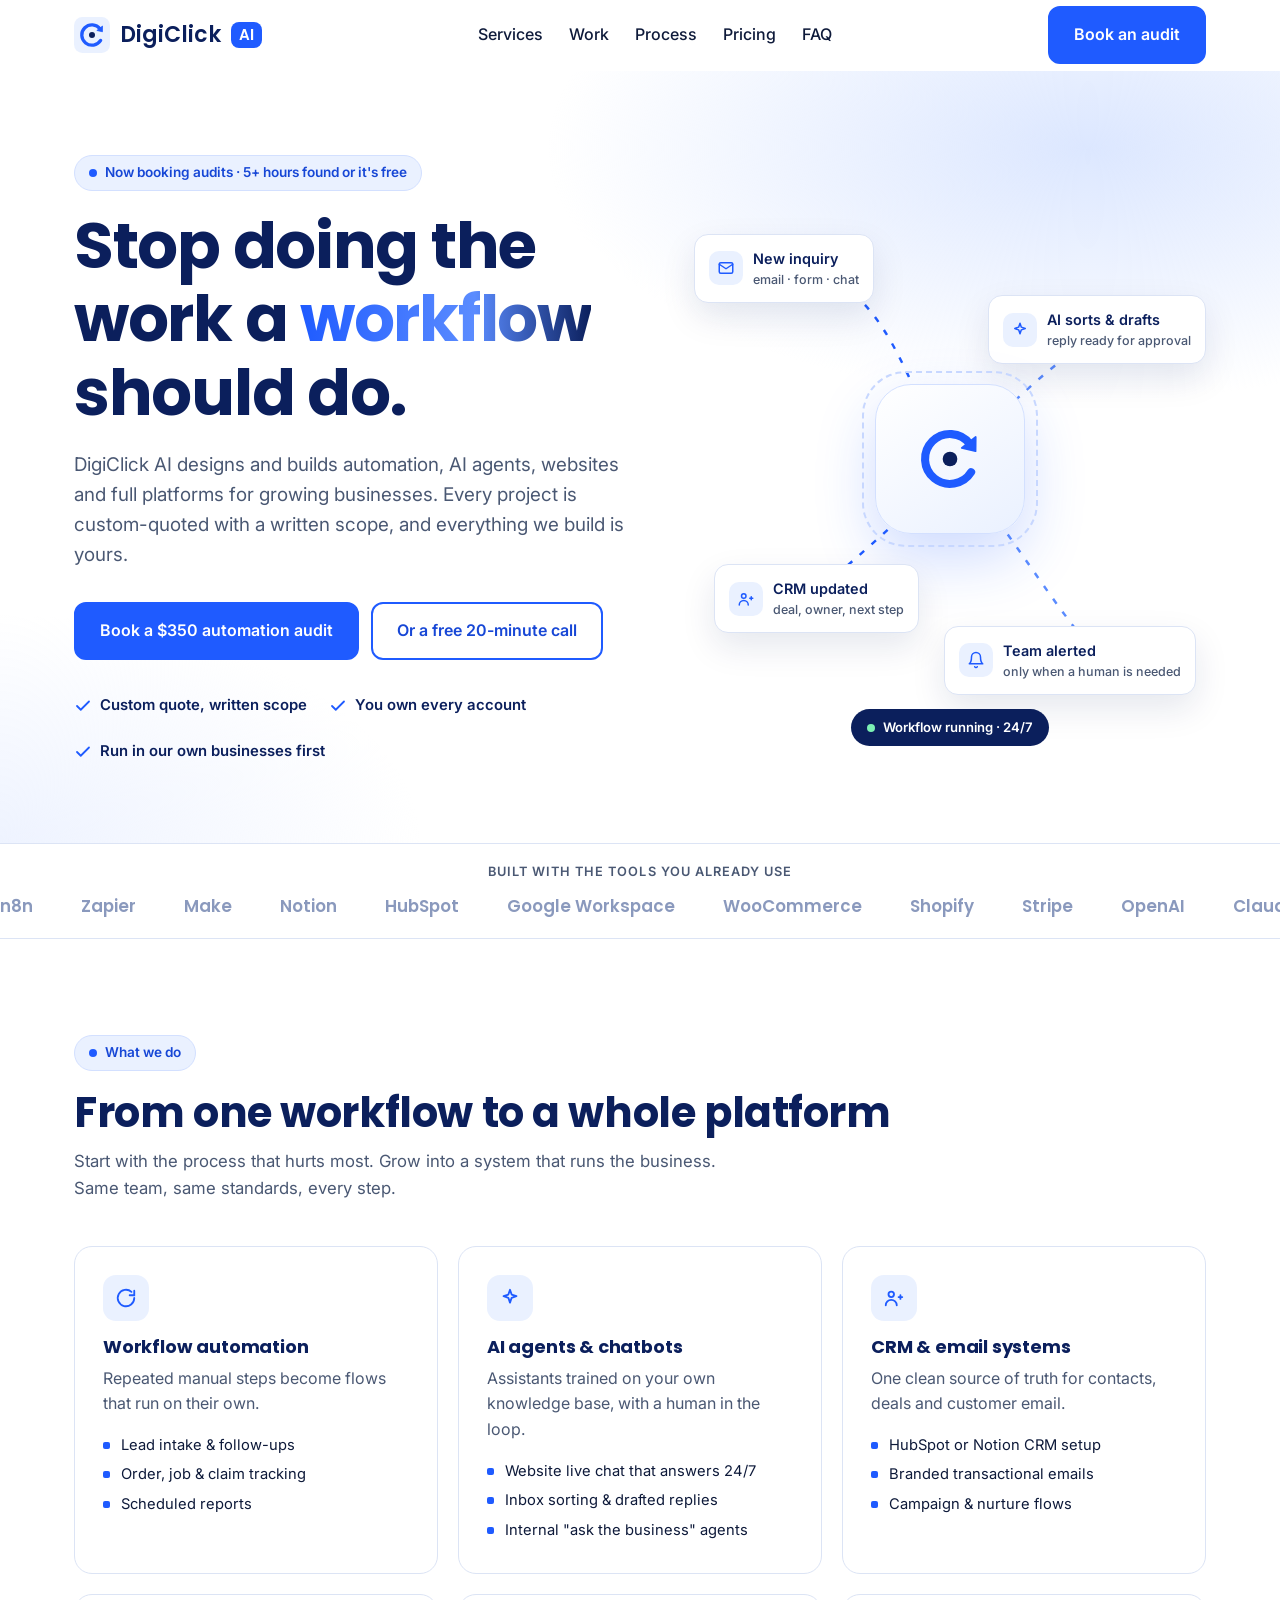
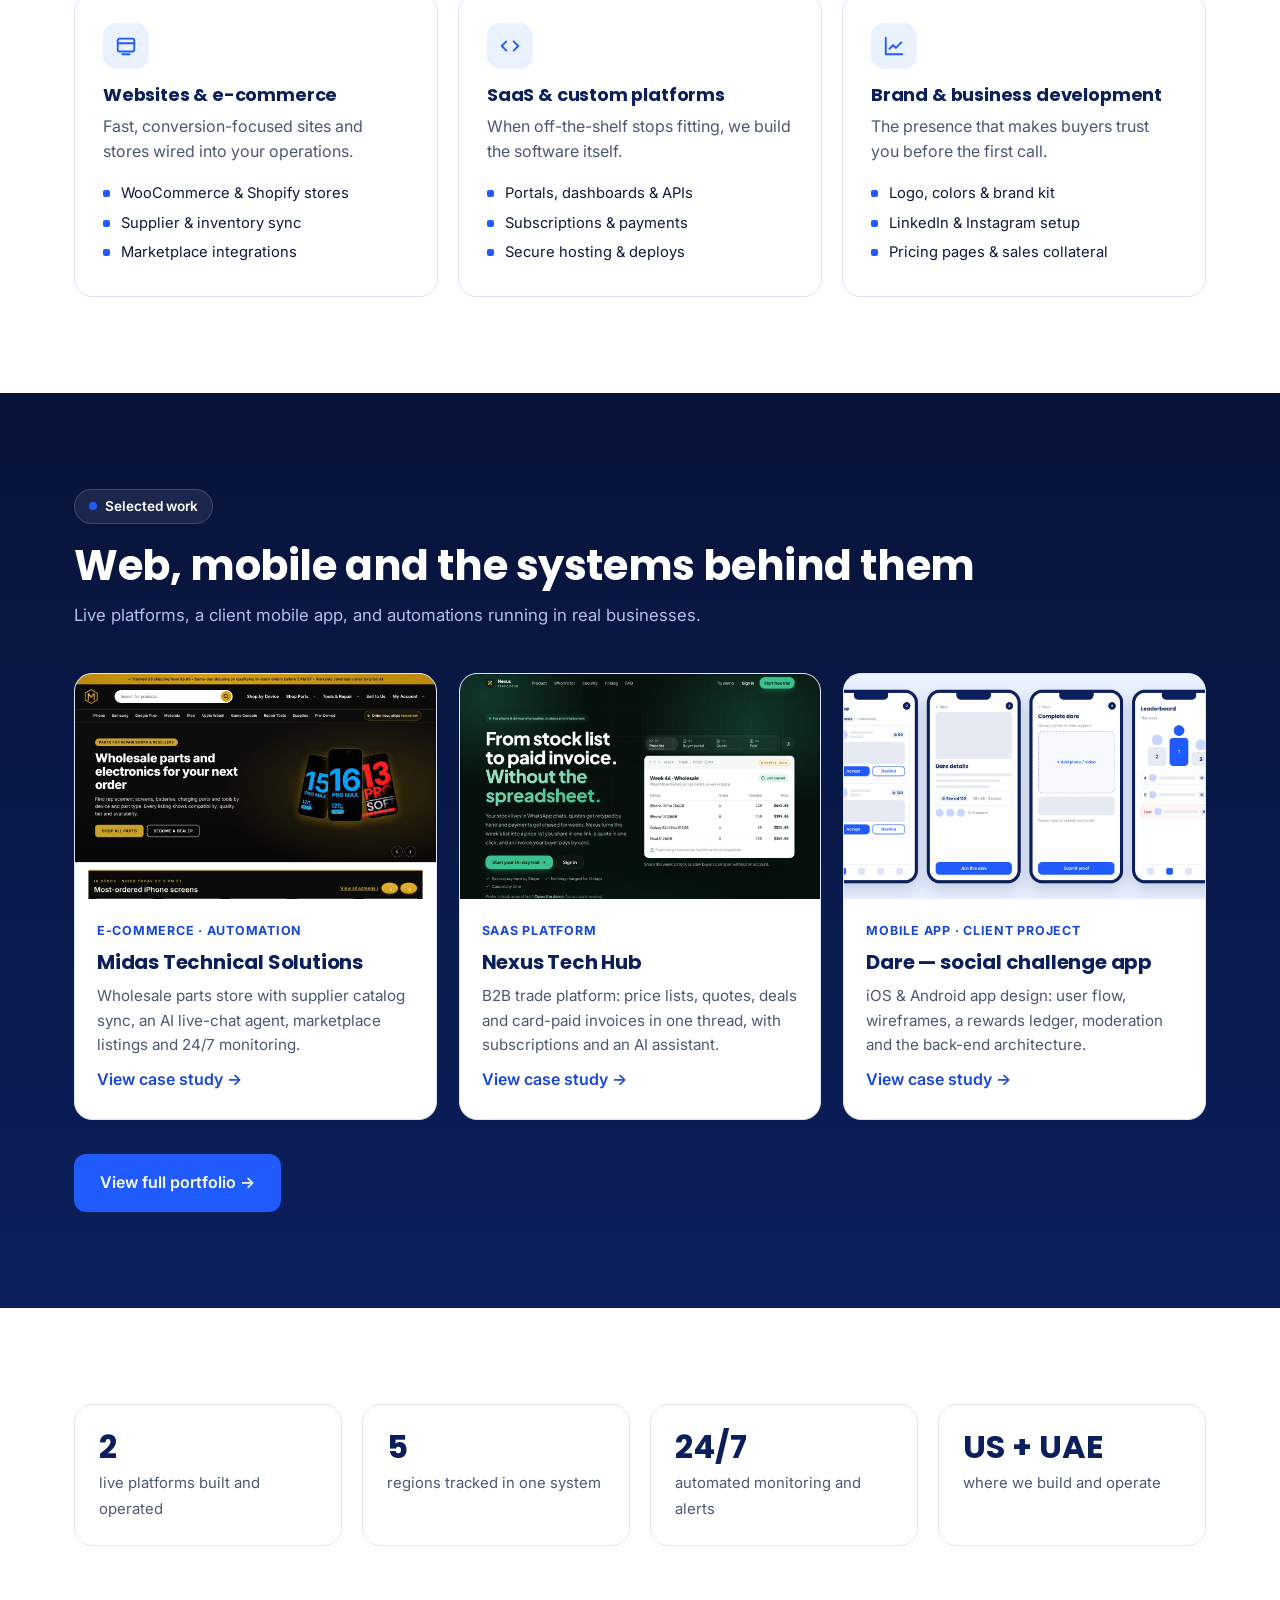
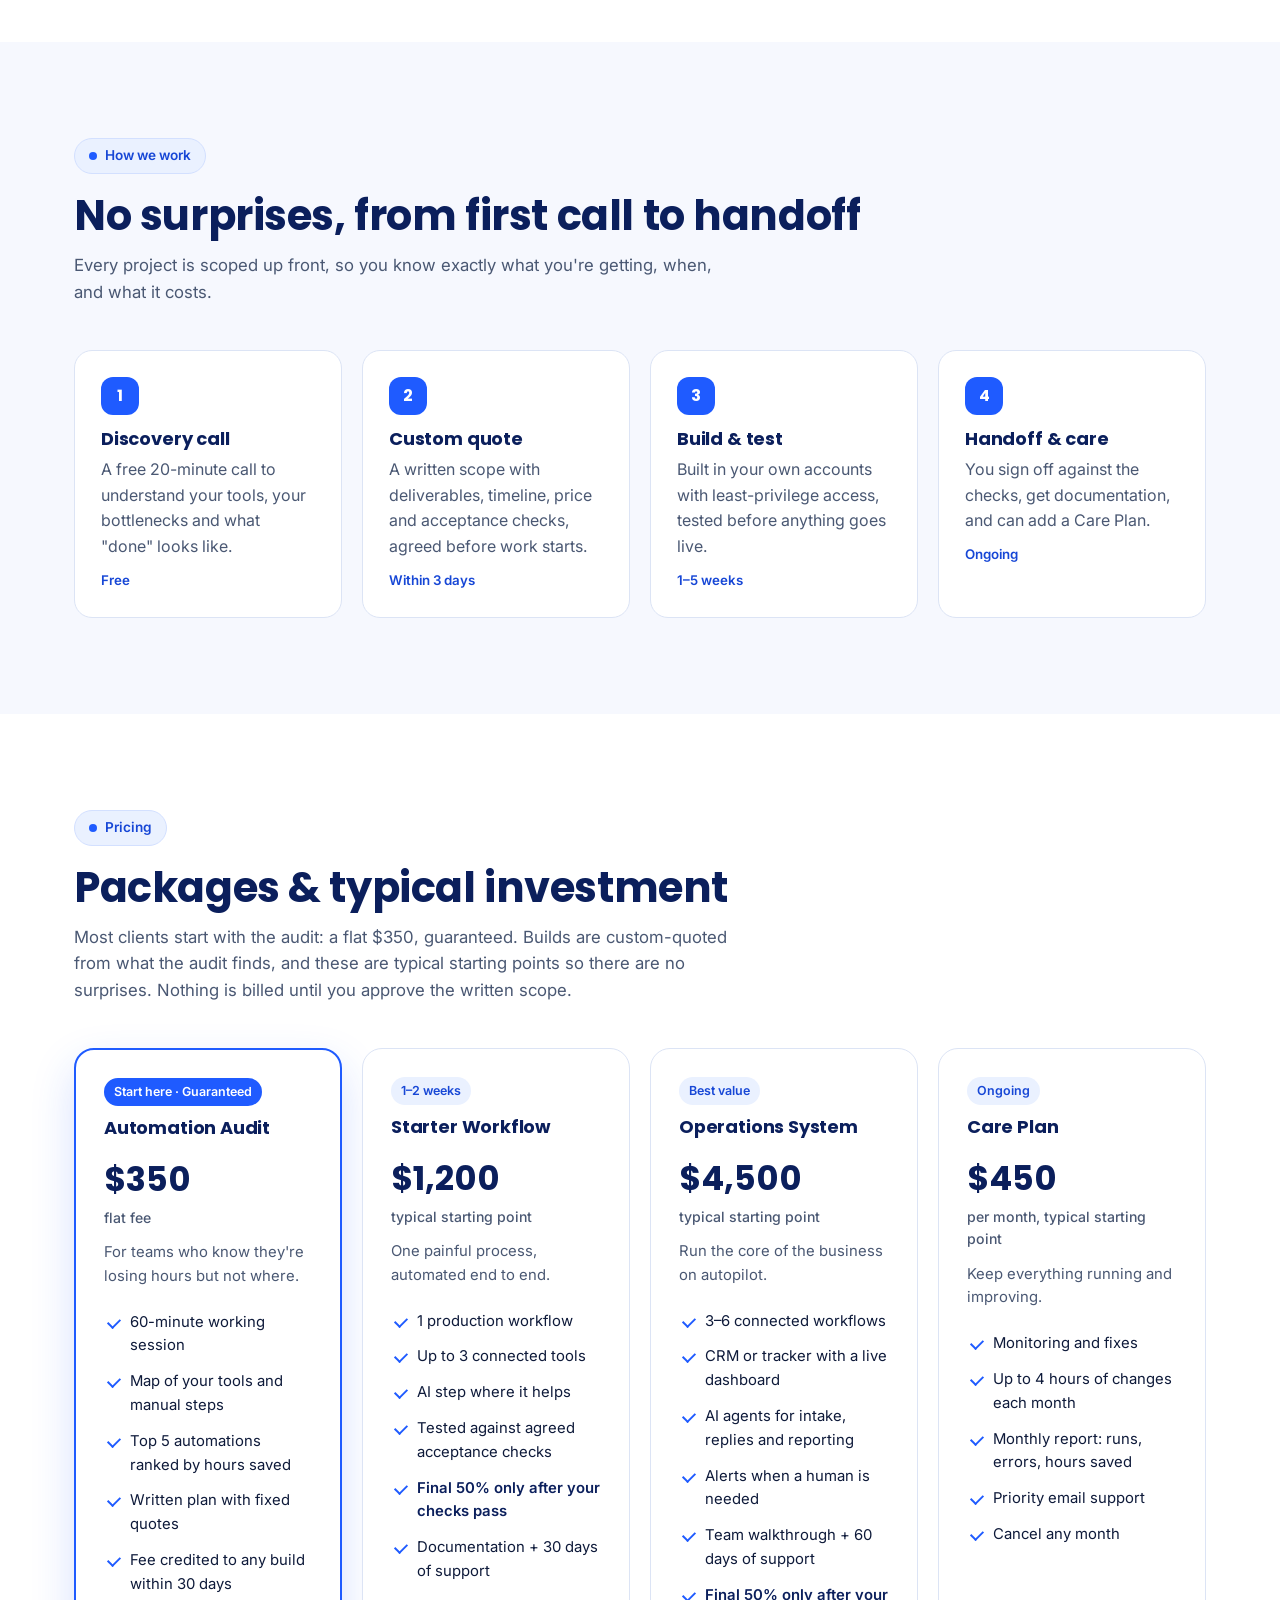
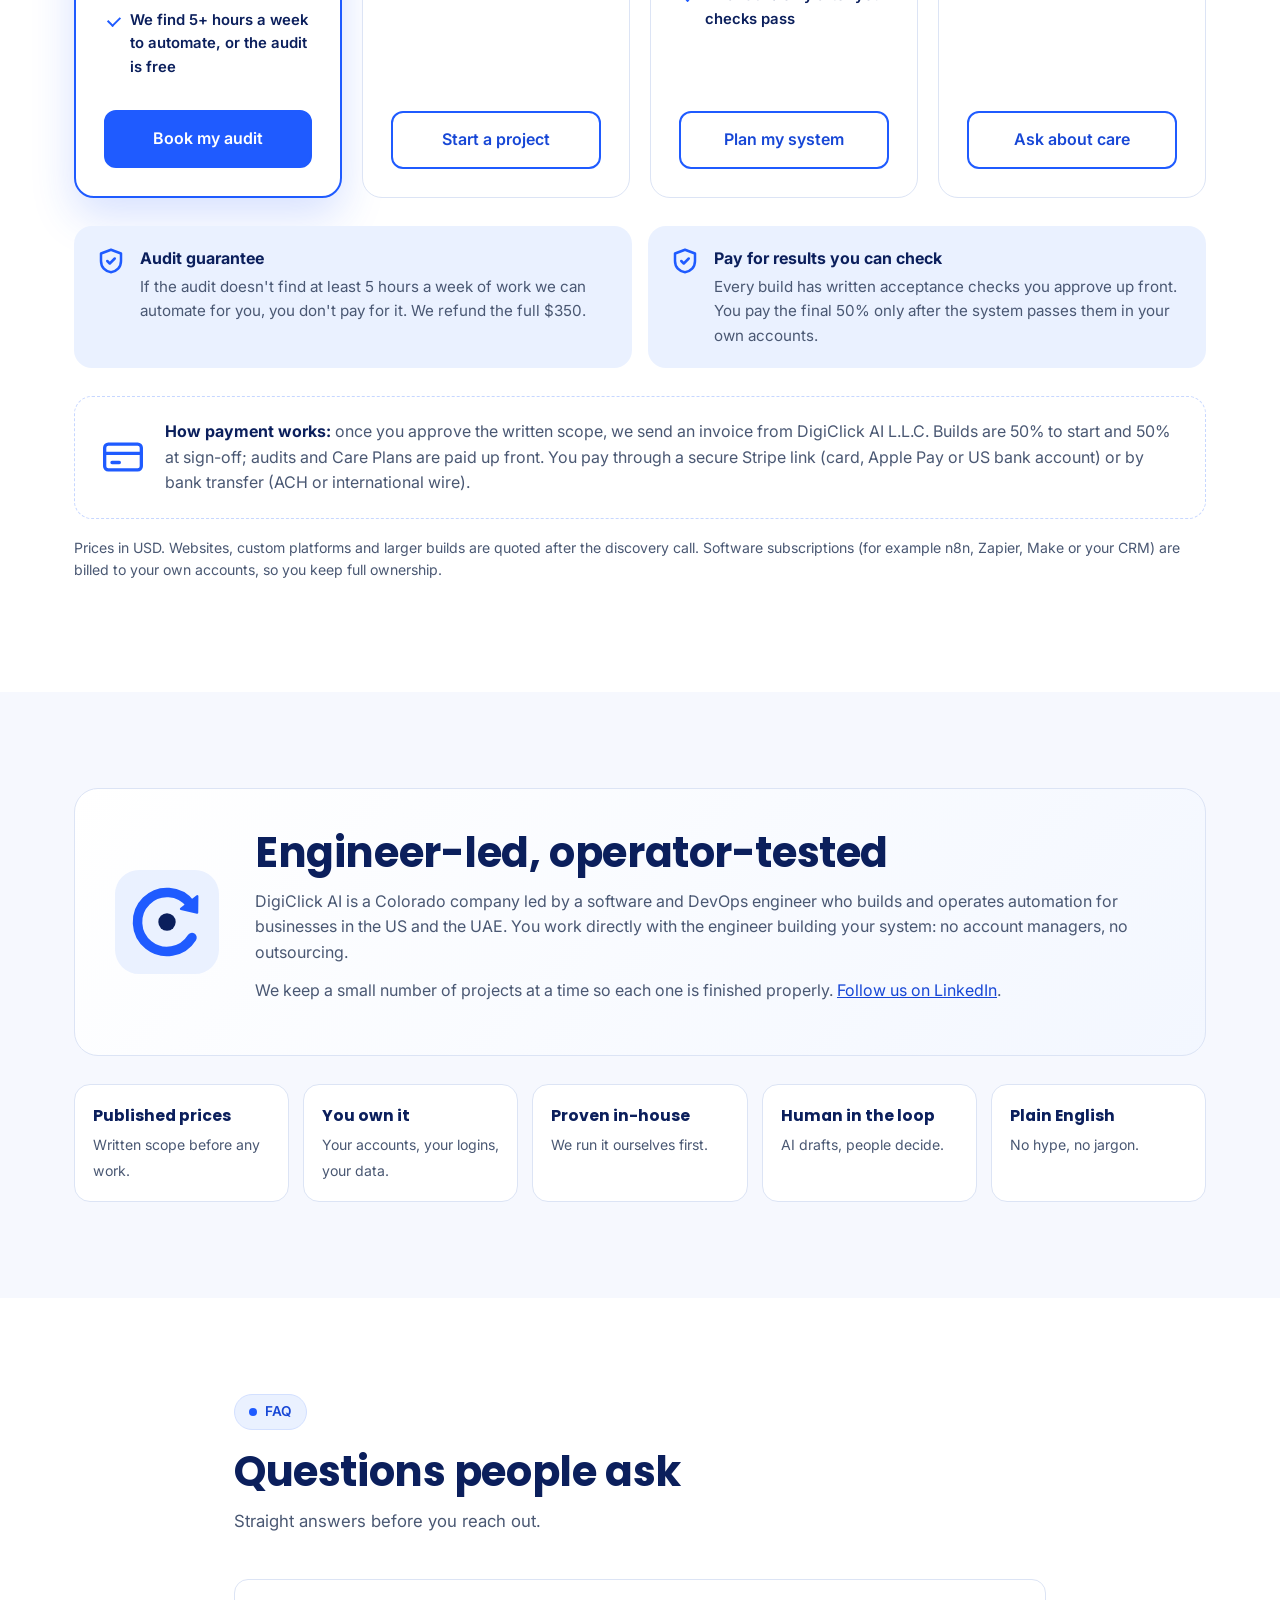
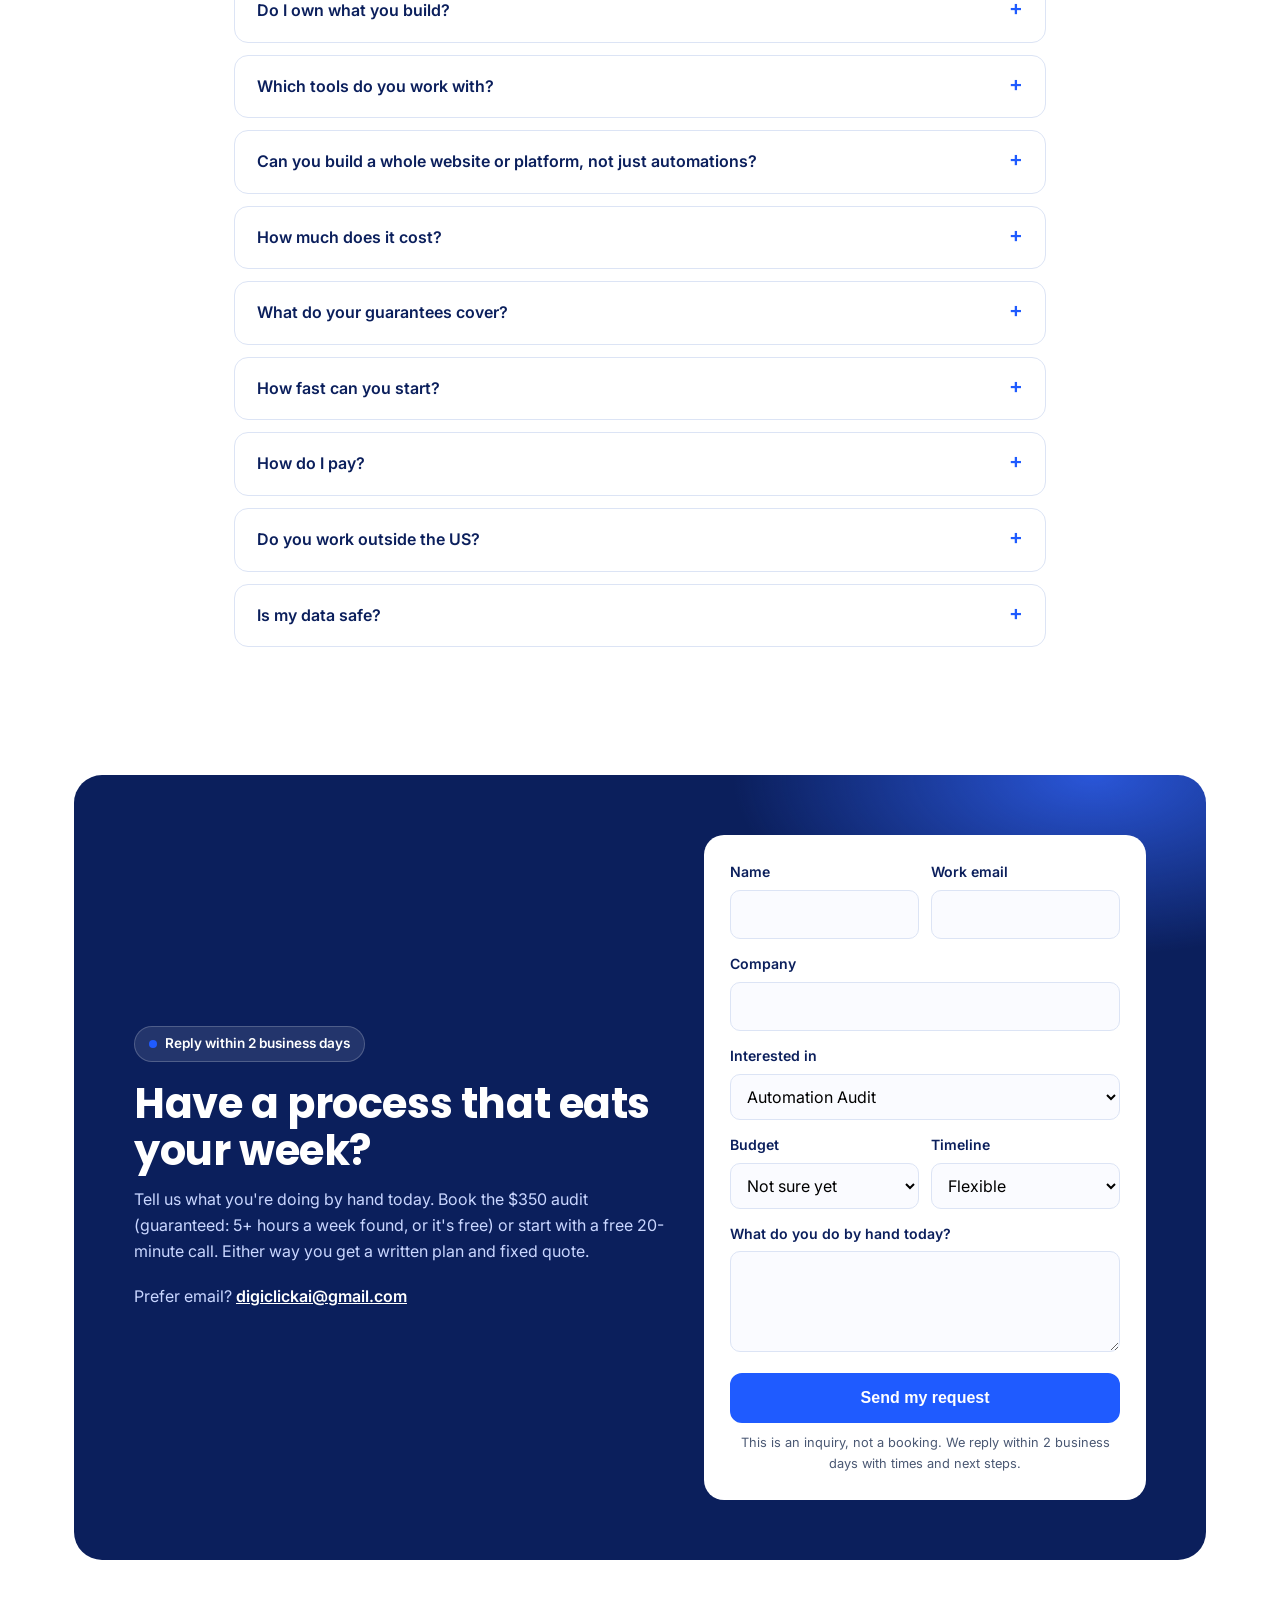
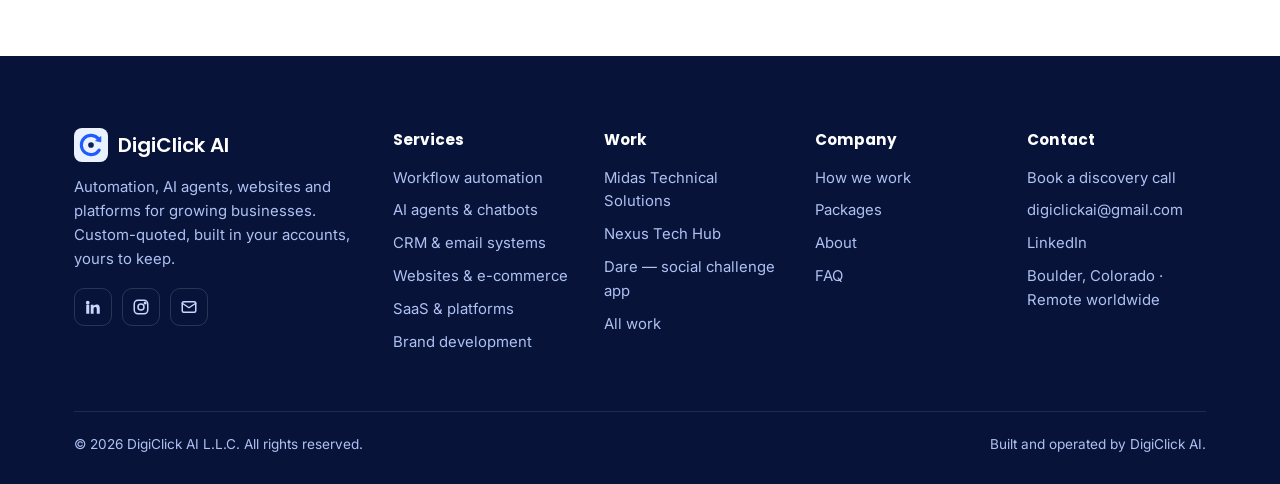
<file: index.html>
<!doctype html>
<html lang="en">
<head>
<meta charset="utf-8">
<meta name="viewport" content="width=device-width, initial-scale=1">
<title>DigiClick AI — Automation, AI agents & platforms for growing businesses</title>
<meta name="description" content="DigiClick AI builds fixed-price automation, AI agents, websites and platforms for small and growing businesses. Audits from $350, workflows from $1,200. You own everything we build.">
<meta property="og:title" content="DigiClick AI — Stop doing the work a workflow should do">
<meta property="og:description" content="Fixed-price automation, AI agents and platforms. Published pricing. You own everything we build.">
<meta property="og:image" content="https://digiclickai.github.io/profile.png">
<meta name="theme-color" content="#0B1F5C">
<link rel="icon" href="favicon.svg" type="image/svg+xml">
<link rel="preconnect" href="https://fonts.googleapis.com">
<link rel="preconnect" href="https://fonts.gstatic.com" crossorigin>
<link href="https://fonts.googleapis.com/css2?family=Poppins:wght@500;600;700&family=Inter:wght@400;500;600&display=swap" rel="stylesheet">
<script type="application/ld+json">{"@context":"https://schema.org","@type":"ProfessionalService","name":"DigiClick AI L.L.C.","url":"https://digiclickai.github.io/","logo":"https://digiclickai.github.io/profile.png","email":"digiclickai@gmail.com","address":{"@type":"PostalAddress","addressLocality":"Boulder","addressRegion":"CO","addressCountry":"US"},"areaServed":["US","AE"],"sameAs":["https://www.linkedin.com/company/digiclick-ai/","https://www.instagram.com/digiclickai/"],"makesOffer":[{"@type":"Offer","name":"Automation Audit","price":"350","priceCurrency":"USD"},{"@type":"Offer","name":"Starter Workflow","price":"1200","priceCurrency":"USD"},{"@type":"Offer","name":"Operations System","price":"4500","priceCurrency":"USD"},{"@type":"Offer","name":"Care Plan","price":"450","priceCurrency":"USD"}]}</script>
<!-- Google tag (GA4) -->
<script async src="https://www.googletagmanager.com/gtm.js?id=GTM-KW5C7RM7"></script>
<script>
  window.dataLayer = window.dataLayer || [];
  function gtag(){dataLayer.push(arguments);}
  gtag('js', new Date());
</script>
<link rel="stylesheet" href="styles.css">
</head>
<body>
<header id="hdr">
 <div class="wrap nav">
  <a class="brand" href="#top" aria-label="DigiClick AI home">
   <svg width="36" height="36" viewBox="0 0 120 120" aria-hidden="true"><rect width="120" height="120" rx="28" fill="#EAF1FF"/><path d="M86.8 39.1 A34 34 0 1 0 88.8 78.0" fill="none" stroke="#1F5BFF" stroke-width="11" stroke-linecap="round"/><path d="M95.0 30.1 L94.8 49.3 L76.1 44.9 Z" fill="#1F5BFF" stroke="#1F5BFF" stroke-width="2.5" stroke-linejoin="round"/><circle cx="60" cy="60" r="10" fill="#0B1F5C"/></svg>
   DigiClick <span class="pill">AI</span>
  </a>
  <nav aria-label="Main"><ul><li><a href="#services">Services</a></li><li><a href="work/">Work</a></li><li><a href="#process">Process</a></li><li><a href="#pricing">Pricing</a></li><li><a href="#faq">FAQ</a></li></ul></nav>
  <a class="btn" href="#contact" data-plan="Automation Audit">Book an audit</a>
 </div>
</header>

<main id="top">
<div class="hero">
 <div class="wrap hero-grid">
  <div>
   <span class="eyebrow"><i></i> Now booking audits · 5+ hours found or it's free</span>
   <h1>Stop doing the work a <span class="grad">workflow</span> should do.</h1>
   <p class="lead">DigiClick AI designs and builds automation, AI agents, websites and full platforms for growing businesses. Every project is custom-quoted with a written scope, and everything we build is yours.</p>
   <div class="ctas">
    <a class="btn" href="#contact" data-plan="Automation Audit">Book a $350 automation audit</a>
    <a class="btn ghost" href="#contact" data-plan="Not sure yet">Or a free 20-minute call</a>
   </div>
   <div class="proof">
    <span><svg width="18" height="18" viewBox="0 0 24 24" fill="none" stroke="#1F5BFF" stroke-width="2.4" stroke-linecap="round" stroke-linejoin="round" aria-hidden="true"><path d="M20 6 9 17l-5-5"/></svg>Custom quote, written scope</span>
    <span><svg width="18" height="18" viewBox="0 0 24 24" fill="none" stroke="#1F5BFF" stroke-width="2.4" stroke-linecap="round" stroke-linejoin="round" aria-hidden="true"><path d="M20 6 9 17l-5-5"/></svg>You own every account</span>
    <span><svg width="18" height="18" viewBox="0 0 24 24" fill="none" stroke="#1F5BFF" stroke-width="2.4" stroke-linecap="round" stroke-linejoin="round" aria-hidden="true"><path d="M20 6 9 17l-5-5"/></svg>Run in our own businesses first</span>
   </div>
  </div>
  <div class="flow" aria-hidden="true">
   <svg class="lines" viewBox="0 0 520 520" fill="none">
    <path class="dash" d="M120 70 C 200 90, 220 200, 260 260" stroke="#1F5BFF" stroke-width="2.5"/>
    <path class="dash" d="M420 130 C 360 160, 320 210, 260 260" stroke="#5B8CFF" stroke-width="2.5"/>
    <path class="dash" d="M260 260 C 220 320, 160 360, 110 410" stroke="#1F5BFF" stroke-width="2.5"/>
    <path class="dash" d="M260 260 C 320 330, 370 420, 420 470" stroke="#5B8CFF" stroke-width="2.5"/>
   </svg>
   <div class="node n1"><span class="ic"><svg width="18" height="18" viewBox="0 0 24 24" fill="none" stroke="#1F5BFF" stroke-width="2" stroke-linecap="round" stroke-linejoin="round"><rect x="3" y="5" width="18" height="14" rx="2"/><path d="m3 7 9 6 9-6"/></svg></span><span>New inquiry<small>email · form · chat</small></span></div>
   <div class="node n2"><span class="ic"><svg width="18" height="18" viewBox="0 0 24 24" fill="none" stroke="#1F5BFF" stroke-width="2" stroke-linecap="round" stroke-linejoin="round"><path d="M12 3l1.8 5.2L19 10l-5.2 1.8L12 17l-1.8-5.2L5 10l5.2-1.8z"/></svg></span><span>AI sorts &amp; drafts<small>reply ready for approval</small></span></div>
   <div class="core"><svg width="88" height="88" viewBox="0 0 120 120"><path d="M86.8 39.1 A34 34 0 1 0 88.8 78.0" fill="none" stroke="#1F5BFF" stroke-width="11" stroke-linecap="round"/><path d="M95.0 30.1 L94.8 49.3 L76.1 44.9 Z" fill="#1F5BFF" stroke="#1F5BFF" stroke-width="2.5" stroke-linejoin="round"/><circle cx="60" cy="60" r="10" fill="#0B1F5C"/></svg></div>
   <div class="node n3"><span class="ic"><svg width="18" height="18" viewBox="0 0 24 24" fill="none" stroke="#1F5BFF" stroke-width="2" stroke-linecap="round"><circle cx="9" cy="8" r="3"/><path d="M3 20c0-3.3 2.7-6 6-6s6 2.7 6 6"/><path d="M17 11h4M19 9v4"/></svg></span><span>CRM updated<small>deal, owner, next step</small></span></div>
   <div class="node n4"><span class="ic"><svg width="18" height="18" viewBox="0 0 24 24" fill="none" stroke="#1F5BFF" stroke-width="2" stroke-linecap="round" stroke-linejoin="round"><path d="M6 8a6 6 0 0 1 12 0c0 7 3 9 3 9H3s3-2 3-9"/><path d="M10.3 21a1.9 1.9 0 0 0 3.4 0"/></svg></span><span>Team alerted<small>only when a human is needed</small></span></div>
   <div class="status"><i></i> Workflow running · 24/7</div>
  </div>
 </div>
</div>

<div class="marquee" aria-label="Tools we build with">
 <p>Built with the tools you already use</p>
 <div class="track">
  <span>n8n</span><span>Zapier</span><span>Make</span><span>Notion</span><span>HubSpot</span><span>Google Workspace</span><span>WooCommerce</span><span>Shopify</span><span>Stripe</span><span>OpenAI</span><span>Claude</span><span>Supabase</span><span>PostgreSQL</span><span>WordPress</span><span>Klaviyo</span><span>tawk.to</span>
  <span aria-hidden="true">n8n</span><span aria-hidden="true">Zapier</span><span aria-hidden="true">Make</span><span aria-hidden="true">Notion</span><span aria-hidden="true">HubSpot</span><span aria-hidden="true">Google Workspace</span><span aria-hidden="true">WooCommerce</span><span aria-hidden="true">Shopify</span><span aria-hidden="true">Stripe</span><span aria-hidden="true">OpenAI</span><span aria-hidden="true">Claude</span><span aria-hidden="true">Supabase</span><span aria-hidden="true">PostgreSQL</span><span aria-hidden="true">WordPress</span><span aria-hidden="true">Klaviyo</span><span aria-hidden="true">tawk.to</span>
 </div>
</div>

<section id="services">
 <div class="wrap">
  <span class="eyebrow reveal"><i></i> What we do</span>
  <h2 class="reveal">From one workflow to a whole platform</h2>
  <p class="sub reveal">Start with the process that hurts most. Grow into a system that runs the business. Same team, same standards, every step.</p>
  <div class="grid">
   <div class="card reveal"><div class="icon"><svg width="22" height="22" viewBox="0 0 24 24" fill="none" stroke="#1F5BFF" stroke-width="2" stroke-linecap="round"><path d="M21 12a9 9 0 1 1-3-6.7"/><path d="M21 4v5h-5"/></svg></div><h3>Workflow automation</h3><p>Repeated manual steps become flows that run on their own.</p><ul><li>Lead intake &amp; follow-ups</li><li>Order, job &amp; claim tracking</li><li>Scheduled reports</li></ul></div>
   <div class="card reveal d1"><div class="icon"><svg width="22" height="22" viewBox="0 0 24 24" fill="none" stroke="#1F5BFF" stroke-width="2" stroke-linecap="round" stroke-linejoin="round"><path d="M12 3l1.8 5.2L19 10l-5.2 1.8L12 17l-1.8-5.2L5 10l5.2-1.8z"/></svg></div><h3>AI agents &amp; chatbots</h3><p>Assistants trained on your own knowledge base, with a human in the loop.</p><ul><li>Website live chat that answers 24/7</li><li>Inbox sorting &amp; drafted replies</li><li>Internal "ask the business" agents</li></ul></div>
   <div class="card reveal d2"><div class="icon"><svg width="22" height="22" viewBox="0 0 24 24" fill="none" stroke="#1F5BFF" stroke-width="2" stroke-linecap="round"><circle cx="9" cy="8" r="3"/><path d="M3 20c0-3.3 2.7-6 6-6s6 2.7 6 6"/><path d="M17 11h4M19 9v4"/></svg></div><h3>CRM &amp; email systems</h3><p>One clean source of truth for contacts, deals and customer email.</p><ul><li>HubSpot or Notion CRM setup</li><li>Branded transactional emails</li><li>Campaign &amp; nurture flows</li></ul></div>
   <div class="card reveal"><div class="icon"><svg width="22" height="22" viewBox="0 0 24 24" fill="none" stroke="#1F5BFF" stroke-width="2" stroke-linecap="round" stroke-linejoin="round"><rect x="3" y="4" width="18" height="14" rx="2"/><path d="M3 9h18M8 21h8"/></svg></div><h3>Websites &amp; e-commerce</h3><p>Fast, conversion-focused sites and stores wired into your operations.</p><ul><li>WooCommerce &amp; Shopify stores</li><li>Supplier &amp; inventory sync</li><li>Marketplace integrations</li></ul></div>
   <div class="card reveal d1"><div class="icon"><svg width="22" height="22" viewBox="0 0 24 24" fill="none" stroke="#1F5BFF" stroke-width="2" stroke-linecap="round" stroke-linejoin="round"><path d="M8 7l-5 5 5 5M16 7l5 5-5 5"/></svg></div><h3>SaaS &amp; custom platforms</h3><p>When off-the-shelf stops fitting, we build the software itself.</p><ul><li>Portals, dashboards &amp; APIs</li><li>Subscriptions &amp; payments</li><li>Secure hosting &amp; deploys</li></ul></div>
   <div class="card reveal d2"><div class="icon"><svg width="22" height="22" viewBox="0 0 24 24" fill="none" stroke="#1F5BFF" stroke-width="2" stroke-linecap="round" stroke-linejoin="round"><path d="M3 3v18h18"/><path d="m7 15 4-4 3 3 6-6"/></svg></div><h3>Brand &amp; business development</h3><p>The presence that makes buyers trust you before the first call.</p><ul><li>Logo, colors &amp; brand kit</li><li>LinkedIn &amp; Instagram setup</li><li>Pricing pages &amp; sales collateral</li></ul></div>
  </div>
 </div>
</section>

<section id="work" class="dark">
 <div class="wrap">
  <span class="eyebrow reveal"><i></i> Selected work</span>
  <h2 class="reveal">Web, mobile and the systems behind them</h2>
  <p class="sub reveal">Live platforms, a client mobile app, and automations running in real businesses.</p>
  <div class="wteaser"><a class="pcard reveal" data-k="web automation" href="work/midas.html"><div class="img"><img src="work-midas.jpg" alt="Midas Technical Solutions" loading="lazy"></div><div class="bd"><span class="kind">E-commerce · Automation</span><h3>Midas Technical Solutions</h3><p>Wholesale parts store with supplier catalog sync, an AI live-chat agent, marketplace listings and 24/7 monitoring.</p><span class="go">View case study →</span></div></a><a class="pcard reveal" data-k="web" href="work/nexus.html"><div class="img"><img src="work-nexus.jpg" alt="Nexus Tech Hub" loading="lazy"></div><div class="bd"><span class="kind">SaaS platform</span><h3>Nexus Tech Hub</h3><p>B2B trade platform: price lists, quotes, deals and card-paid invoices in one thread, with subscriptions and an AI assistant.</p><span class="go">View case study →</span></div></a><a class="pcard reveal" data-k="mobile" href="work/dare.html"><div class="img"><img src="work-dare.jpg" alt="Dare — social challenge app" loading="lazy"></div><div class="bd"><span class="kind">Mobile app · Client project</span><h3>Dare — social challenge app</h3><p>iOS & Android app design: user flow, wireframes, a rewards ledger, moderation and the back-end architecture.</p><span class="go">View case study →</span></div></a></div>
  <div style="margin-top:34px" class="reveal"><a class="btn" href="work/">View full portfolio →</a></div>
 </div>
</section>

<section>
 <div class="wrap">
  <div class="stats">
   <div class="stat reveal"><b>2</b><span>live platforms built and operated</span></div>
   <div class="stat reveal d1"><b>5</b><span>regions tracked in one system</span></div>
   <div class="stat reveal d2"><b>24/7</b><span>automated monitoring and alerts</span></div>
   <div class="stat reveal d3"><b>US + UAE</b><span>where we build and operate</span></div>
  </div>
 </div>
</section>

<section id="process" class="alt">
 <div class="wrap">
  <span class="eyebrow reveal"><i></i> How we work</span>
  <h2 class="reveal">No surprises, from first call to handoff</h2>
  <p class="sub reveal">Every project is scoped up front, so you know exactly what you're getting, when, and what it costs.</p>
  <ol class="steps">
   <li class="reveal"><h3>Discovery call</h3><p>A free 20-minute call to understand your tools, your bottlenecks and what "done" looks like.</p><small>Free</small></li>
   <li class="reveal d1"><h3>Custom quote</h3><p>A written scope with deliverables, timeline, price and acceptance checks, agreed before work starts.</p><small>Within 3 days</small></li>
   <li class="reveal d2"><h3>Build &amp; test</h3><p>Built in your own accounts with least-privilege access, tested before anything goes live.</p><small>1–5 weeks</small></li>
   <li class="reveal d3"><h3>Handoff &amp; care</h3><p>You sign off against the checks, get documentation, and can add a Care Plan.</p><small>Ongoing</small></li>
  </ol>
 </div>
</section>

<section id="pricing">
 <div class="wrap">
  <span class="eyebrow reveal"><i></i> Pricing</span>
  <h2 class="reveal">Packages &amp; typical investment</h2>
  <p class="sub reveal">Most clients start with the audit: a flat $350, guaranteed. Builds are custom-quoted from what the audit finds, and these are typical starting points so there are no surprises. Nothing is billed until you approve the written scope.</p>
  <div class="price-grid">
   <div class="plan feature reveal">
    <span class="tag">Start here · Guaranteed</span>
    <h3>Automation Audit</h3>
    <div class="price">$350</div><div class="unit">flat fee</div>
    <p class="for">For teams who know they're losing hours but not where.</p>
    <ul><li>60-minute working session</li><li>Map of your tools and manual steps</li><li>Top 5 automations ranked by hours saved</li><li>Written plan with fixed quotes</li><li>Fee credited to any build within 30 days</li><li class="gtee">We find 5+ hours a week to automate, or the audit is free</li></ul>
    <a class="btn" href="#contact" data-plan="Automation Audit">Book my audit</a>
   </div>
   <div class="plan reveal d1">
    <span class="tag">1–2 weeks</span>
    <h3>Starter Workflow</h3>
    <div class="price">$1,200</div><div class="unit">typical starting point</div>
    <p class="for">One painful process, automated end to end.</p>
    <ul><li>1 production workflow</li><li>Up to 3 connected tools</li><li>AI step where it helps</li><li>Tested against agreed acceptance checks</li><li class="gtee">Final 50% only after your checks pass</li><li>Documentation + 30 days of support</li></ul>
    <a class="btn ghost" href="#contact" data-plan="Starter Workflow">Start a project</a>
   </div>
   <div class="plan reveal d2">
    <span class="tag">Best value</span>
    <h3>Operations System</h3>
    <div class="price">$4,500</div><div class="unit">typical starting point</div>
    <p class="for">Run the core of the business on autopilot.</p>
    <ul><li>3–6 connected workflows</li><li>CRM or tracker with a live dashboard</li><li>AI agents for intake, replies and reporting</li><li>Alerts when a human is needed</li><li>Team walkthrough + 60 days of support</li><li class="gtee">Final 50% only after your checks pass</li></ul>
    <a class="btn ghost" href="#contact" data-plan="Operations System">Plan my system</a>
   </div>
   <div class="plan reveal d3">
    <span class="tag">Ongoing</span>
    <h3>Care Plan</h3>
    <div class="price">$450</div><div class="unit">per month, typical starting point</div>
    <p class="for">Keep everything running and improving.</p>
    <ul><li>Monitoring and fixes</li><li>Up to 4 hours of changes each month</li><li>Monthly report: runs, errors, hours saved</li><li>Priority email support</li><li>Cancel any month</li></ul>
    <a class="btn ghost" href="#contact" data-plan="Care Plan">Ask about care</a>
   </div>
  </div>
  <div class="gtees reveal">
   <div class="gt"><svg width="30" height="30" viewBox="0 0 24 24" fill="none" stroke="#1F5BFF" stroke-width="2" stroke-linecap="round" stroke-linejoin="round" aria-hidden="true"><path d="M12 3 4 6v6c0 5 3.4 8.4 8 9 4.6-.6 8-4 8-9V6z"/><path d="m9 12 2 2 4-4"/></svg><div><b>Audit guarantee</b><p>If the audit doesn't find at least 5 hours a week of work we can automate for you, you don't pay for it. We refund the full $350.</p></div></div>
   <div class="gt"><svg width="30" height="30" viewBox="0 0 24 24" fill="none" stroke="#1F5BFF" stroke-width="2" stroke-linecap="round" stroke-linejoin="round" aria-hidden="true"><path d="M12 3 4 6v6c0 5 3.4 8.4 8 9 4.6-.6 8-4 8-9V6z"/><path d="m9 12 2 2 4-4"/></svg><div><b>Pay for results you can check</b><p>Every build has written acceptance checks you approve up front. You pay the final 50% only after the system passes them in your own accounts.</p></div></div>
  </div>
  <div class="paybox reveal">
   <svg width="44" height="44" viewBox="0 0 24 24" fill="none" stroke="#1F5BFF" stroke-width="1.8" stroke-linecap="round" stroke-linejoin="round" aria-hidden="true"><rect x="2" y="5" width="20" height="14" rx="2"/><path d="M2 10h20M6 15h4"/></svg>
   <p><b>How payment works:</b> once you approve the written scope, we send an invoice from DigiClick AI L.L.C. Builds are 50% to start and 50% at sign-off; audits and Care Plans are paid up front. You pay through a secure Stripe link (card, Apple Pay or US bank account) or by bank transfer (ACH or international wire).</p>
  </div>
  <p class="note">Prices in USD. Websites, custom platforms and larger builds are quoted after the discovery call. Software subscriptions (for example n8n, Zapier, Make or your CRM) are billed to your own accounts, so you keep full ownership.</p>
 </div>
</section>

<section id="about" class="alt">
 <div class="wrap">
  <div class="founder reveal">
   <svg width="104" height="104" viewBox="0 0 120 120" aria-hidden="true"><rect width="120" height="120" rx="28" fill="#EAF1FF"/><path d="M86.8 39.1 A34 34 0 1 0 88.8 78.0" fill="none" stroke="#1F5BFF" stroke-width="11" stroke-linecap="round"/><path d="M95.0 30.1 L94.8 49.3 L76.1 44.9 Z" fill="#1F5BFF" stroke="#1F5BFF" stroke-width="2.5" stroke-linejoin="round"/><circle cx="60" cy="60" r="10" fill="#0B1F5C"/></svg>
   <div>
    <h2>Engineer-led, operator-tested</h2>
    <p>DigiClick AI is a Colorado company led by a software and DevOps engineer who builds and operates automation for businesses in the US and the UAE. You work directly with the engineer building your system: no account managers, no outsourcing.</p>
    <p>We keep a small number of projects at a time so each one is finished properly. <a href="https://www.linkedin.com/company/digiclick-ai/" target="_blank" rel="noopener">Follow us on LinkedIn</a>.</p>
   </div>
  </div>
  <div class="values">
   <div class="value reveal"><b>Published prices</b><span>Written scope before any work.</span></div>
   <div class="value reveal d1"><b>You own it</b><span>Your accounts, your logins, your data.</span></div>
   <div class="value reveal d2"><b>Proven in-house</b><span>We run it ourselves first.</span></div>
   <div class="value reveal d3"><b>Human in the loop</b><span>AI drafts, people decide.</span></div>
   <div class="value reveal"><b>Plain English</b><span>No hype, no jargon.</span></div>
  </div>
 </div>
</section>

<section id="faq">
 <div class="wrap faq">
  <span class="eyebrow reveal"><i></i> FAQ</span>
  <h2 class="reveal">Questions people ask</h2>
  <p class="sub reveal">Straight answers before you reach out.</p>
  <details><summary>Do I own what you build?</summary><p>Yes. Everything is built in your own accounts, with your logins, and documented. If we stop working together, it keeps running.</p></details>
  <details><summary>Which tools do you work with?</summary><p>n8n, Zapier and Make for workflows; Notion, HubSpot and Google Workspace for data; WooCommerce, Shopify and Stripe for commerce; OpenAI and Claude for the AI steps; plus custom APIs and full custom builds when an app doesn't fit.</p></details>
  <details><summary>Can you build a whole website or platform, not just automations?</summary><p>Yes. We build e-commerce stores, client portals, dashboards and full SaaS platforms, and we run two of our own. These are quoted after an audit.</p></details>
  <details><summary>How much does it cost?</summary><p>It depends on what you need, so every project gets a custom quote after a free discovery call. As a guide, single workflows usually start around $1,200, full operations systems around $4,500, and websites or platforms are quoted on scope. You see the full price in writing before anything starts.</p></details>
  <details><summary>What do your guarantees cover?</summary><p>Two things we control. The audit: if we don't find at least 5 hours a week of work we can automate for you, we refund the $350. Builds: you approve written acceptance checks before we start, and the final 50% is only due after the system passes them in your accounts.</p></details>
  <details><summary>How fast can you start?</summary><p>Audits are usually booked within a week. Builds start once the written scope is approved.</p></details>
  <details><summary>How do I pay?</summary><p>You receive an invoice from DigiClick AI L.L.C. after approving the scope. Builds are 50% up front and 50% at sign-off; audits and Care Plans are paid up front. You can pay by card, Apple Pay or US bank account through a secure Stripe link, or by ACH or international wire.</p></details>
  <details><summary>Do you work outside the US?</summary><p>Yes. We work remotely with businesses in the US, the UAE and elsewhere, in English.</p></details>
  <details><summary>Is my data safe?</summary><p>We use least-privilege access, never store your passwords, and remove our access at handoff unless you're on a Care Plan. We're happy to sign your NDA.</p></details>
 </div>
</section>

<section id="contact" style="padding-top:20px">
 <div class="wrap">
  <div class="contact reveal">
   <div>
    <span class="eyebrow"><i></i> Reply within 2 business days</span>
    <h2>Have a process that eats your week?</h2>
    <p>Tell us what you're doing by hand today. Book the $350 audit (guaranteed: 5+ hours a week found, or it's free) or start with a free 20-minute call. Either way you get a written plan and fixed quote.</p>
    <p style="margin:0">Prefer email? <a href="mailto:digiclickai@gmail.com" style="color:#fff;font-weight:600">digiclickai@gmail.com</a></p>
   </div>
   <form class="form" id="lead" novalidate>
    <input type="text" name="_honey" style="display:none" tabindex="-1" autocomplete="off">
    <div class="row2"><div><label for="f-name">Name</label><input id="f-name" name="name" required autocomplete="name"></div>
    <div><label for="f-email">Work email</label><input id="f-email" name="email" type="email" required autocomplete="email"></div></div>
    <label for="f-co">Company</label><input id="f-co" name="company" autocomplete="organization">
    <label for="f-plan">Interested in</label>
    <select id="f-plan" name="plan"><option>Automation Audit</option><option>Not sure yet</option><option>Starter Workflow</option><option>Operations System</option><option>Care Plan</option><option>Website or platform build</option></select>
    <div class="row2"><div><label for="f-budget">Budget</label><select id="f-budget" name="budget"><option>Not sure yet</option><option>Under $1,000</option><option>$1,000 – $3,000</option><option>$3,000 – $8,000</option><option>$8,000+</option></select></div>
    <div><label for="f-time">Timeline</label><select id="f-time" name="timeline"><option>Flexible</option><option>As soon as possible</option><option>Within 30 days</option><option>1–3 months</option></select></div></div>
    <label for="f-msg">What do you do by hand today?</label><textarea id="f-msg" name="msg" rows="3" required></textarea>
    <button class="btn" type="submit" id="f-btn">Send my request</button>
    <p class="fmsg" id="f-status" role="status" aria-live="polite"></p>
    <small>This is an inquiry, not a booking. We reply within 2 business days with times and next steps.</small>
   </form>
  </div>
 </div>
</section>
</main>

<footer class="footer">
 <div class="wrap">
  <div class="fgrid">
   <div>
    <div class="fbrand"><svg width="34" height="34" viewBox="0 0 120 120" aria-hidden="true"><rect width="120" height="120" rx="28" fill="#EAF1FF"/><path d="M86.8 39.1 A34 34 0 1 0 88.8 78.0" fill="none" stroke="#1F5BFF" stroke-width="11" stroke-linecap="round"/><path d="M95.0 30.1 L94.8 49.3 L76.1 44.9 Z" fill="#1F5BFF" stroke="#1F5BFF" stroke-width="2.5" stroke-linejoin="round"/><circle cx="60" cy="60" r="10" fill="#0B1F5C"/></svg>DigiClick AI</div>
    <p>Automation, AI agents, websites and platforms for growing businesses. Custom-quoted, built in your accounts, yours to keep.</p>
    <div class="social">
     <a href="https://www.linkedin.com/company/digiclick-ai/" target="_blank" rel="noopener" aria-label="LinkedIn"><svg width="18" height="18" viewBox="0 0 24 24" fill="#C9D6FF"><path d="M4.98 3.5a2.5 2.5 0 1 1 0 5 2.5 2.5 0 0 1 0-5zM3 9h4v12H3zM9 9h3.8v1.7h.05c.53-1 1.83-2.05 3.77-2.05C20.6 8.65 21 11.2 21 14.5V21h-4v-5.8c0-1.4-.03-3.2-1.95-3.2-1.95 0-2.25 1.52-2.25 3.1V21H9z"/></svg></a>
     <a href="https://www.instagram.com/digiclickai/" target="_blank" rel="noopener" aria-label="Instagram"><svg width="18" height="18" viewBox="0 0 24 24" fill="none" stroke="#C9D6FF" stroke-width="2"><rect x="3" y="3" width="18" height="18" rx="5"/><circle cx="12" cy="12" r="4"/><circle cx="17.5" cy="6.5" r="1" fill="#C9D6FF"/></svg></a>
     <a href="mailto:digiclickai@gmail.com" aria-label="Email"><svg width="18" height="18" viewBox="0 0 24 24" fill="none" stroke="#C9D6FF" stroke-width="2" stroke-linecap="round" stroke-linejoin="round"><rect x="3" y="5" width="18" height="14" rx="2"/><path d="m3 7 9 6 9-6"/></svg></a>
    </div>
   </div>
   <div><h4>Services</h4><ul><li><a href="#services">Workflow automation</a></li><li><a href="#services">AI agents &amp; chatbots</a></li><li><a href="#services">CRM &amp; email systems</a></li><li><a href="#services">Websites &amp; e-commerce</a></li><li><a href="#services">SaaS &amp; platforms</a></li><li><a href="#services">Brand development</a></li></ul></div>
   <div><h4>Work</h4><ul><li><a href="work/midas.html">Midas Technical Solutions</a></li><li><a href="work/nexus.html">Nexus Tech Hub</a></li><li><a href="work/dare.html">Dare — social challenge app</a></li><li><a href="work/">All work</a></li></ul></div>
   <div><h4>Company</h4><ul><li><a href="#process">How we work</a></li><li><a href="#pricing">Packages</a></li><li><a href="#about">About</a></li><li><a href="#faq">FAQ</a></li></ul></div>
   <div><h4>Contact</h4><ul><li><a href="#contact">Book a discovery call</a></li><li><a href="mailto:digiclickai@gmail.com">digiclickai@gmail.com</a></li><li><a href="https://www.linkedin.com/company/digiclick-ai/" target="_blank" rel="noopener">LinkedIn</a></li><li>Boulder, Colorado · Remote worldwide</li></ul></div>
  </div>
  <div class="fbottom"><span>© 2026 DigiClick AI L.L.C. All rights reserved.</span><span>Built and operated by DigiClick AI.</span></div>
 </div>
</footer>

<script>
(function(){
 var h=document.getElementById('hdr');
 addEventListener('scroll',function(){h.classList.toggle('scrolled',scrollY>8)},{passive:true});
 var els=document.querySelectorAll('.reveal');
 if('IntersectionObserver' in window){
  var io=new IntersectionObserver(function(es){es.forEach(function(e){if(e.isIntersecting){e.target.classList.add('in');io.unobserve(e.target)}})},{threshold:.12});
  els.forEach(function(el){io.observe(el)});
 } else els.forEach(function(el){el.classList.add('in')});
 document.querySelectorAll('[data-plan]').forEach(function(a){a.addEventListener('click',function(){document.getElementById('f-plan').value=a.getAttribute('data-plan')})});
 var FORM_ENDPOINT='https://api.web3forms.com/submit';
 document.getElementById('lead').addEventListener('submit',function(ev){
  ev.preventDefault();
  var f=ev.target,st=document.getElementById('f-status'),b=document.getElementById('f-btn');
  var n=f.elements.name.value.trim(),em=f.elements.email.value.trim(),m=f.elements.msg.value.trim();
  if(!n){f.elements.name.focus();return}
  if(!/^[^@\s]+@[^@\s]+\.[^@\s]+$/.test(em)){st.className='fmsg err';st.textContent='Please enter a valid email so we can reply.';f.elements.email.focus();return}
  if(!m){f.elements.msg.focus();return}
  if(f.elements._honey.value)return;
  var data={name:n,email:em,company:f.elements.company.value,interested_in:f.elements.plan.value,budget:f.elements.budget.value,timeline:f.elements.timeline.value,message:m,
   access_key:'b5040e5a-d156-432d-8f8b-97a16bf41978',from_name:'DigiClick AI website',replyto:em,botcheck:'',
   subject:'New DigiClick inquiry: '+f.elements.plan.value+(f.elements.company.value?' — '+f.elements.company.value:'')};
  data._subject=data.subject;
  b.disabled=true;b.textContent='Sending…';st.className='fmsg';st.textContent='';
  var ac=('AbortController' in window)?new AbortController():null;if(ac)setTimeout(function(){ac.abort()},12000);
  fetch(FORM_ENDPOINT,{method:'POST',signal:ac?ac.signal:undefined,headers:{'Content-Type':'application/json','Accept':'application/json'},body:JSON.stringify(data)})
  .then(function(r){return r.json().then(function(j){return {ok:r.ok,j:j}})})
  .then(function(res){
   if(res.ok&&(res.j.success===true||String(res.j.success)==='true')){
    st.className='fmsg ok';st.textContent='Thanks, '+n.split(' ')[0]+'. Your inquiry is in. We\'ll reply to '+em+' within 2 business days.';
    f.reset();b.textContent='Sent';
    if(typeof gtag==='function')gtag('event','generate_lead',{form_id:'lead',method:'contact_form',package:data.interested_in,budget:data.budget});
   } else throw new Error('fail');
  }).catch(function(){
   b.disabled=false;b.textContent='Send my request';
   var mt='mailto:digiclickai@gmail.com?subject='+encodeURIComponent(data._subject)+'&body='+encodeURIComponent('Name: '+n+'\nEmail: '+em+'\nCompany: '+data.company+'\nInterested in: '+data.interested_in+'\nBudget: '+data.budget+'\nTimeline: '+data.timeline+'\n\n'+m);
   st.className='fmsg err';st.innerHTML='Our form didn\'t go through, so we opened your email app with your details filled in. Or email <a href="'+mt+'">digiclickai@gmail.com</a>.';
   location.href=mt;
  });
 });})();
</script>
<!--Start of Tawk.to Script-->
<script>
var Tawk_API=Tawk_API||{}, Tawk_LoadStart=new Date();
(function(){var s1=document.createElement("script"),s0=document.getElementsByTagName("script")[0];s1.async=true;s1.src='https://embed.tawk.to/6affb40001b60a3cc4c5d431/1k7rde8mf';s1.charset='UTF-8';s1.setAttribute('crossorigin','*');s0.parentNode.insertBefore(s1,s0);})();
</script>
<!--End of Tawk.to Script-->
<script>
/* GA4 lead tracking */
document.addEventListener('click',function(e){
  var a=e.target.closest('a,button'); if(!a||typeof gtag!=='function') return;
  var h=(a.getAttribute('href')||'');
  if(h.indexOf('mailto:')===0) gtag('event','contact_email',{link_url:h});
  else if(/linkedin|instagram/.test(h)) gtag('event','social_click',{link_url:h});
  else if(a.dataset.plan) gtag('event','select_package',{package:a.dataset.plan});
  else if(/discovery|book a call|get a quote/i.test(a.textContent)) gtag('event','cta_click',{label:a.textContent.trim().slice(0,60)});
});
</script>
</body>
</html>
</file>
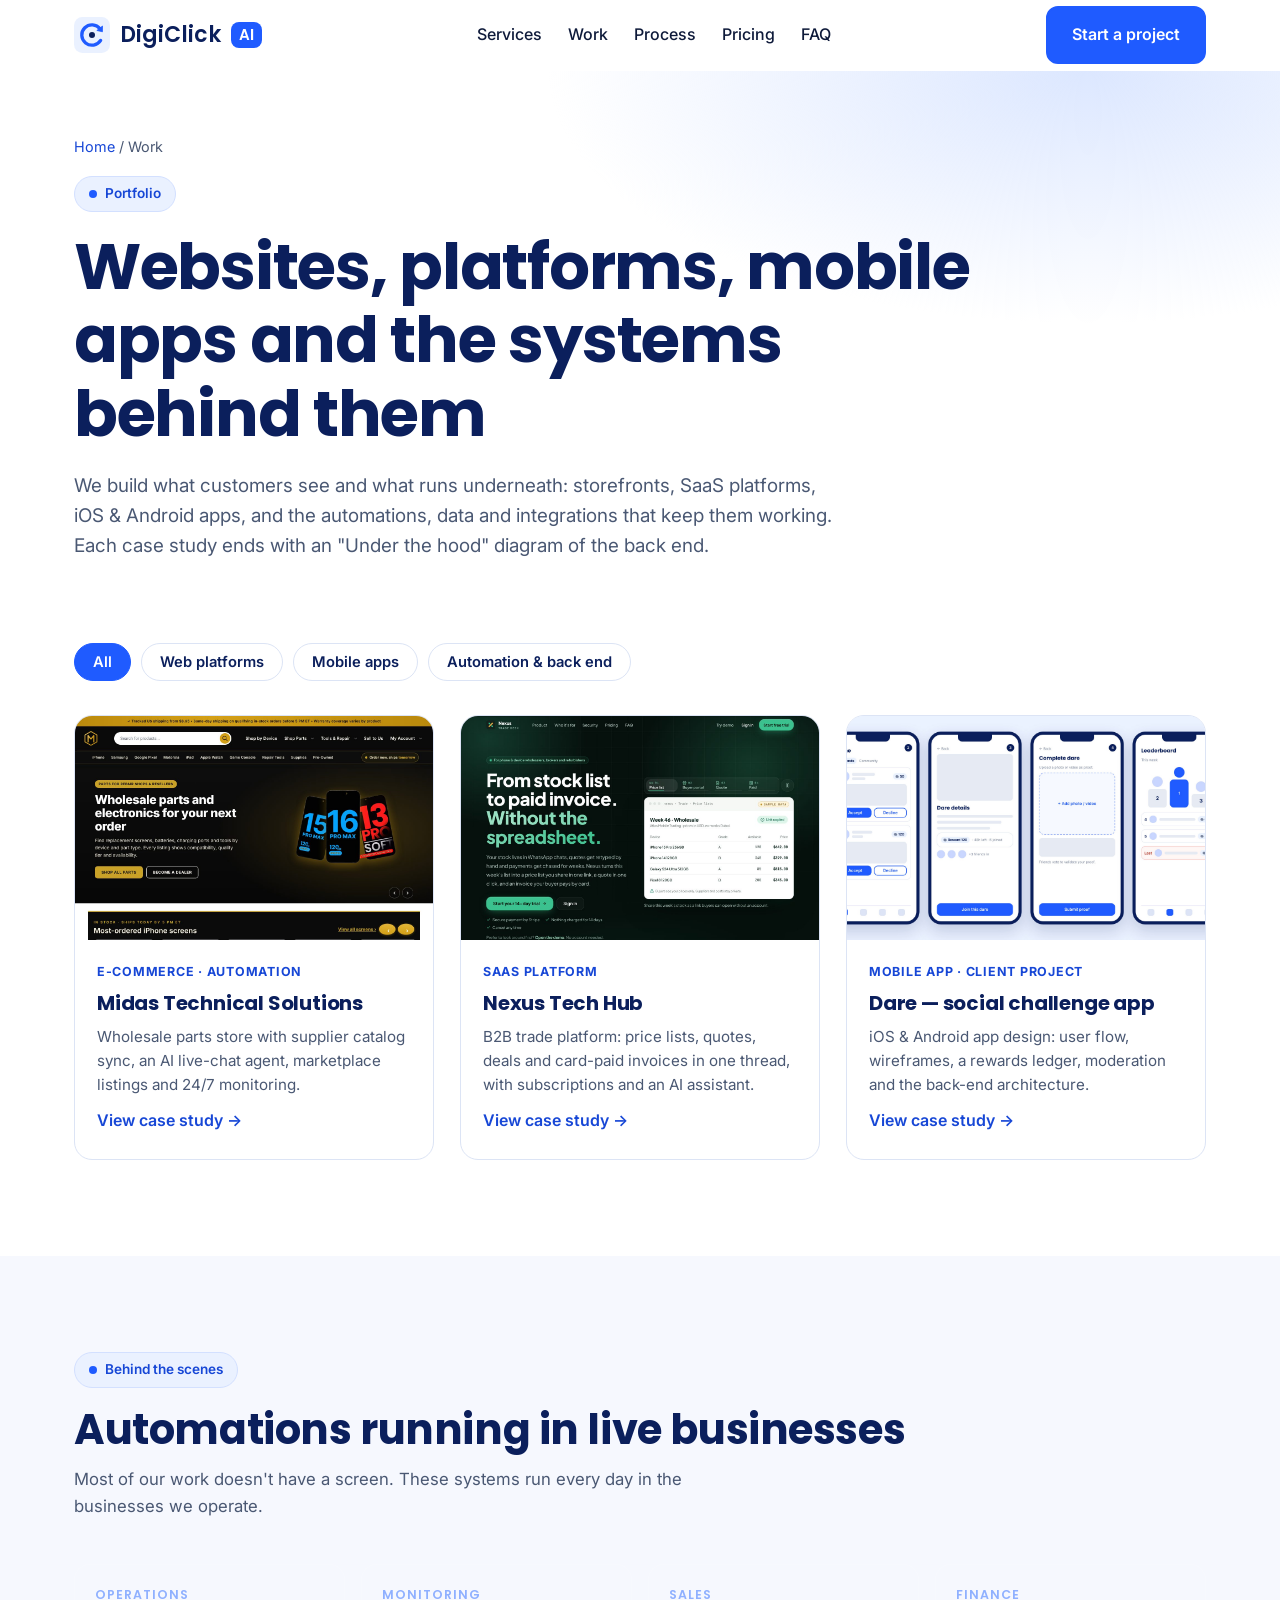
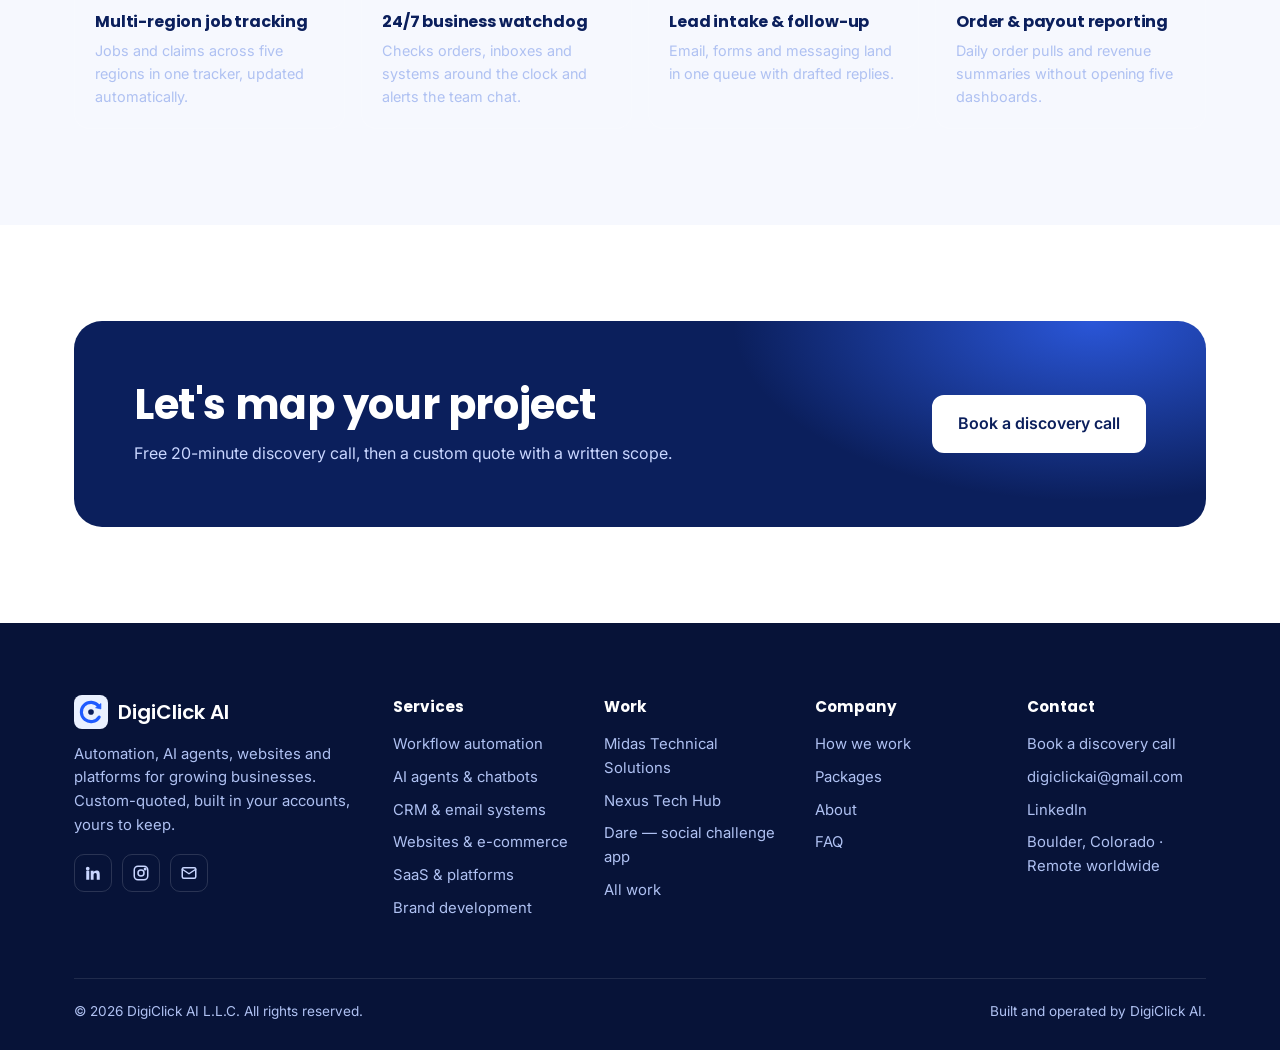
<file: work/index.html>
<!doctype html>
<html lang="en">
<head>
<meta charset="utf-8">
<meta name="viewport" content="width=device-width, initial-scale=1">
<title>Work — Websites, platforms, mobile apps & automation | DigiClick AI</title>
<meta name="description" content="Portfolio of DigiClick AI: e-commerce, SaaS platforms, mobile apps and the automation and back-end systems behind them.">
<meta property="og:title" content="DigiClick AI — Work">
<meta property="og:description" content="Portfolio of DigiClick AI: e-commerce, SaaS platforms, mobile apps and the automation and back-end systems behind them.">
<meta property="og:image" content="https://digiclickai.github.io/work-nexus.jpg">
<meta name="theme-color" content="#0B1F5C">
<link rel="icon" href="../favicon.svg" type="image/svg+xml">
<link rel="preconnect" href="https://fonts.googleapis.com"><link rel="preconnect" href="https://fonts.gstatic.com" crossorigin>
<link href="https://fonts.googleapis.com/css2?family=Poppins:wght@500;600;700&family=Inter:wght@400;500;600&display=swap" rel="stylesheet">
<!-- Google tag (GA4) -->
<script async src="https://www.googletagmanager.com/gtm.js?id=GTM-KW5C7RM7"></script>
<script>
  window.dataLayer = window.dataLayer || [];
  function gtag(){dataLayer.push(arguments);}
  gtag('js', new Date());
</script>
<link rel="stylesheet" href="../styles.css">
</head>
<body>
<header id="hdr">
 <div class="wrap nav">
  <a class="brand" href="../" aria-label="DigiClick AI home">
   <svg width="36" height="36" viewBox="0 0 120 120" aria-hidden="true"><rect width="120" height="120" rx="28" fill="#EAF1FF"/><path d="M86.8 39.1 A34 34 0 1 0 88.8 78.0" fill="none" stroke="#1F5BFF" stroke-width="11" stroke-linecap="round"/><path d="M95.0 30.1 L94.8 49.3 L76.1 44.9 Z" fill="#1F5BFF" stroke="#1F5BFF" stroke-width="2.5" stroke-linejoin="round"/><circle cx="60" cy="60" r="10" fill="#0B1F5C"/></svg>
   DigiClick <span class="pill">AI</span>
  </a>
  <nav aria-label="Main"><ul><li><a href="../#services">Services</a></li><li><a href="../work/">Work</a></li><li><a href="../#process">Process</a></li><li><a href="../#pricing">Pricing</a></li><li><a href="../#faq">FAQ</a></li></ul></nav>
  <a class="btn" href="../#contact">Start a project</a>
 </div>
</header>
<main>
<section class="case-hero">
 <div class="wrap">
  <div class="crumb"><a href="../">Home</a> / Work</div>
  <span class="eyebrow"><i></i> Portfolio</span>
  <h1 style="max-width:900px">Websites, platforms, mobile apps and the systems behind them</h1>
  <p class="lead" style="max-width:760px">We build what customers see and what runs underneath: storefronts, SaaS platforms, iOS & Android apps, and the automations, data and integrations that keep them working. Each case study ends with an "Under the hood" diagram of the back end.</p>
 </div>
</section>
<section style="padding-top:10px">
 <div class="wrap">
  <div class="filters" role="tablist"><button class="on" data-f="all">All</button><button data-f="web">Web platforms</button><button data-f="mobile">Mobile apps</button><button data-f="automation">Automation & back end</button></div>
  <div class="pgrid"><a class="pcard reveal" data-k="web automation" href="midas.html"><div class="img"><img src="../work-midas.jpg" alt="Midas Technical Solutions" loading="lazy"></div><div class="bd"><span class="kind">E-commerce · Automation</span><h3>Midas Technical Solutions</h3><p>Wholesale parts store with supplier catalog sync, an AI live-chat agent, marketplace listings and 24/7 monitoring.</p><span class="go">View case study →</span></div></a><a class="pcard reveal" data-k="web" href="nexus.html"><div class="img"><img src="../work-nexus.jpg" alt="Nexus Tech Hub" loading="lazy"></div><div class="bd"><span class="kind">SaaS platform</span><h3>Nexus Tech Hub</h3><p>B2B trade platform: price lists, quotes, deals and card-paid invoices in one thread, with subscriptions and an AI assistant.</p><span class="go">View case study →</span></div></a><a class="pcard reveal" data-k="mobile" href="dare.html"><div class="img"><img src="../work-dare.jpg" alt="Dare — social challenge app" loading="lazy"></div><div class="bd"><span class="kind">Mobile app · Client project</span><h3>Dare — social challenge app</h3><p>iOS & Android app design: user flow, wireframes, a rewards ledger, moderation and the back-end architecture.</p><span class="go">View case study →</span></div></a></div>
 </div>
</section>
<section class="alt">
 <div class="wrap">
  <span class="eyebrow reveal"><i></i> Behind the scenes</span>
  <h2 class="reveal">Automations running in live businesses</h2>
  <p class="sub reveal">Most of our work doesn't have a screen. These systems run every day in the businesses we operate.</p>
  <div class="ops">
   <div class="op reveal"><span class="metric">Operations</span><h3>Multi-region job tracking</h3><p>Jobs and claims across five regions in one tracker, updated automatically.</p></div>
   <div class="op reveal d1"><span class="metric">Monitoring</span><h3>24/7 business watchdog</h3><p>Checks orders, inboxes and systems around the clock and alerts the team chat.</p></div>
   <div class="op reveal d2"><span class="metric">Sales</span><h3>Lead intake &amp; follow-up</h3><p>Email, forms and messaging land in one queue with drafted replies.</p></div>
   <div class="op reveal d3"><span class="metric">Finance</span><h3>Order &amp; payout reporting</h3><p>Daily order pulls and revenue summaries without opening five dashboards.</p></div>
  </div>
 </div>
</section>
<section>
 <div class="wrap">
  <div class="contact reveal" style="grid-template-columns:1fr auto">
   <div><h2>Let's map your project</h2><p style="margin:0">Free 20-minute discovery call, then a custom quote with a written scope.</p></div>
   <a class="btn" style="background:#fff;color:var(--deep);border-color:#fff" href="../#contact">Book a discovery call</a>
  </div>
 </div>
</section>
<script>
document.querySelectorAll('.filters button').forEach(b=>b.onclick=()=>{document.querySelectorAll('.filters button').forEach(x=>x.classList.toggle('on',x===b));const f=b.dataset.f;document.querySelectorAll('.pcard').forEach(c=>c.classList.toggle('hide',f!=='all'&&!c.dataset.k.split(' ').includes(f)));if(typeof gtag==='function')gtag('event','portfolio_filter',{filter:f})});
</script>
</main>
<footer class="footer">
 <div class="wrap">
  <div class="fgrid">
   <div>
    <div class="fbrand"><svg width="34" height="34" viewBox="0 0 120 120" aria-hidden="true"><rect width="120" height="120" rx="28" fill="#EAF1FF"/><path d="M86.8 39.1 A34 34 0 1 0 88.8 78.0" fill="none" stroke="#1F5BFF" stroke-width="11" stroke-linecap="round"/><path d="M95.0 30.1 L94.8 49.3 L76.1 44.9 Z" fill="#1F5BFF" stroke="#1F5BFF" stroke-width="2.5" stroke-linejoin="round"/><circle cx="60" cy="60" r="10" fill="#0B1F5C"/></svg>DigiClick AI</div>
    <p>Automation, AI agents, websites and platforms for growing businesses. Custom-quoted, built in your accounts, yours to keep.</p>
    <div class="social">
     <a href="https://www.linkedin.com/company/digiclick-ai/" target="_blank" rel="noopener" aria-label="LinkedIn"><svg width="18" height="18" viewBox="0 0 24 24" fill="#C9D6FF"><path d="M4.98 3.5a2.5 2.5 0 1 1 0 5 2.5 2.5 0 0 1 0-5zM3 9h4v12H3zM9 9h3.8v1.7h.05c.53-1 1.83-2.05 3.77-2.05C20.6 8.65 21 11.2 21 14.5V21h-4v-5.8c0-1.4-.03-3.2-1.95-3.2-1.95 0-2.25 1.52-2.25 3.1V21H9z"/></svg></a>
     <a href="https://www.instagram.com/digiclickai/" target="_blank" rel="noopener" aria-label="Instagram"><svg width="18" height="18" viewBox="0 0 24 24" fill="none" stroke="#C9D6FF" stroke-width="2"><rect x="3" y="3" width="18" height="18" rx="5"/><circle cx="12" cy="12" r="4"/><circle cx="17.5" cy="6.5" r="1" fill="#C9D6FF"/></svg></a>
     <a href="mailto:digiclickai@gmail.com" aria-label="Email"><svg width="18" height="18" viewBox="0 0 24 24" fill="none" stroke="#C9D6FF" stroke-width="2" stroke-linecap="round" stroke-linejoin="round"><rect x="3" y="5" width="18" height="14" rx="2"/><path d="m3 7 9 6 9-6"/></svg></a>
    </div>
   </div>
   <div><h4>Services</h4><ul><li><a href="../#services">Workflow automation</a></li><li><a href="../#services">AI agents &amp; chatbots</a></li><li><a href="../#services">CRM &amp; email systems</a></li><li><a href="../#services">Websites &amp; e-commerce</a></li><li><a href="../#services">SaaS &amp; platforms</a></li><li><a href="../#services">Brand development</a></li></ul></div>
   <div><h4>Work</h4><ul><li><a href="../work/midas.html">Midas Technical Solutions</a></li><li><a href="../work/nexus.html">Nexus Tech Hub</a></li><li><a href="../work/dare.html">Dare — social challenge app</a></li><li><a href="../work/">All work</a></li></ul></div>
   <div><h4>Company</h4><ul><li><a href="../#process">How we work</a></li><li><a href="../#pricing">Packages</a></li><li><a href="../#about">About</a></li><li><a href="../#faq">FAQ</a></li></ul></div>
   <div><h4>Contact</h4><ul><li><a href="../#contact">Book a discovery call</a></li><li><a href="mailto:digiclickai@gmail.com">digiclickai@gmail.com</a></li><li><a href="https://www.linkedin.com/company/digiclick-ai/" target="_blank" rel="noopener">LinkedIn</a></li><li>Boulder, Colorado · Remote worldwide</li></ul></div>
  </div>
  <div class="fbottom"><span>© 2026 DigiClick AI L.L.C. All rights reserved.</span><span>Built and operated by DigiClick AI.</span></div>
 </div>
</footer>
<script>
(function(){var h=document.getElementById('hdr');addEventListener('scroll',function(){h.classList.toggle('scrolled',scrollY>8)},{passive:true});
var els=document.querySelectorAll('.reveal');if('IntersectionObserver' in window){var io=new IntersectionObserver(function(es){es.forEach(function(e){if(e.isIntersecting){e.target.classList.add('in');io.unobserve(e.target)}})},{threshold:.12});els.forEach(function(el){io.observe(el)})}else els.forEach(function(el){el.classList.add('in')});})();
</script>
<!--Start of Tawk.to Script-->
<script>
var Tawk_API=Tawk_API||{}, Tawk_LoadStart=new Date();
(function(){var s1=document.createElement("script"),s0=document.getElementsByTagName("script")[0];s1.async=true;s1.src='https://embed.tawk.to/6affb40001b60a3cc4c5d431/1k7rde8mf';s1.charset='UTF-8';s1.setAttribute('crossorigin','*');s0.parentNode.insertBefore(s1,s0);})();
</script>
<!--End of Tawk.to Script-->
<script>
/* GA4 lead tracking */
document.addEventListener('click',function(e){
  var a=e.target.closest('a,button'); if(!a||typeof gtag!=='function') return;
  var h=(a.getAttribute('href')||'');
  if(h.indexOf('mailto:')===0) gtag('event','contact_email',{link_url:h});
  else if(/linkedin|instagram/.test(h)) gtag('event','social_click',{link_url:h});
  else if(a.dataset.plan) gtag('event','select_package',{package:a.dataset.plan});
  else if(/discovery|book a call|get a quote/i.test(a.textContent)) gtag('event','cta_click',{label:a.textContent.trim().slice(0,60)});
});
document.addEventListener('submit',function(e){
  if(typeof gtag==='function') gtag('event','generate_lead',{form_id:e.target.id||'lead',method:'contact_form'});
},true);
</script>
</body>
</html>
</file>
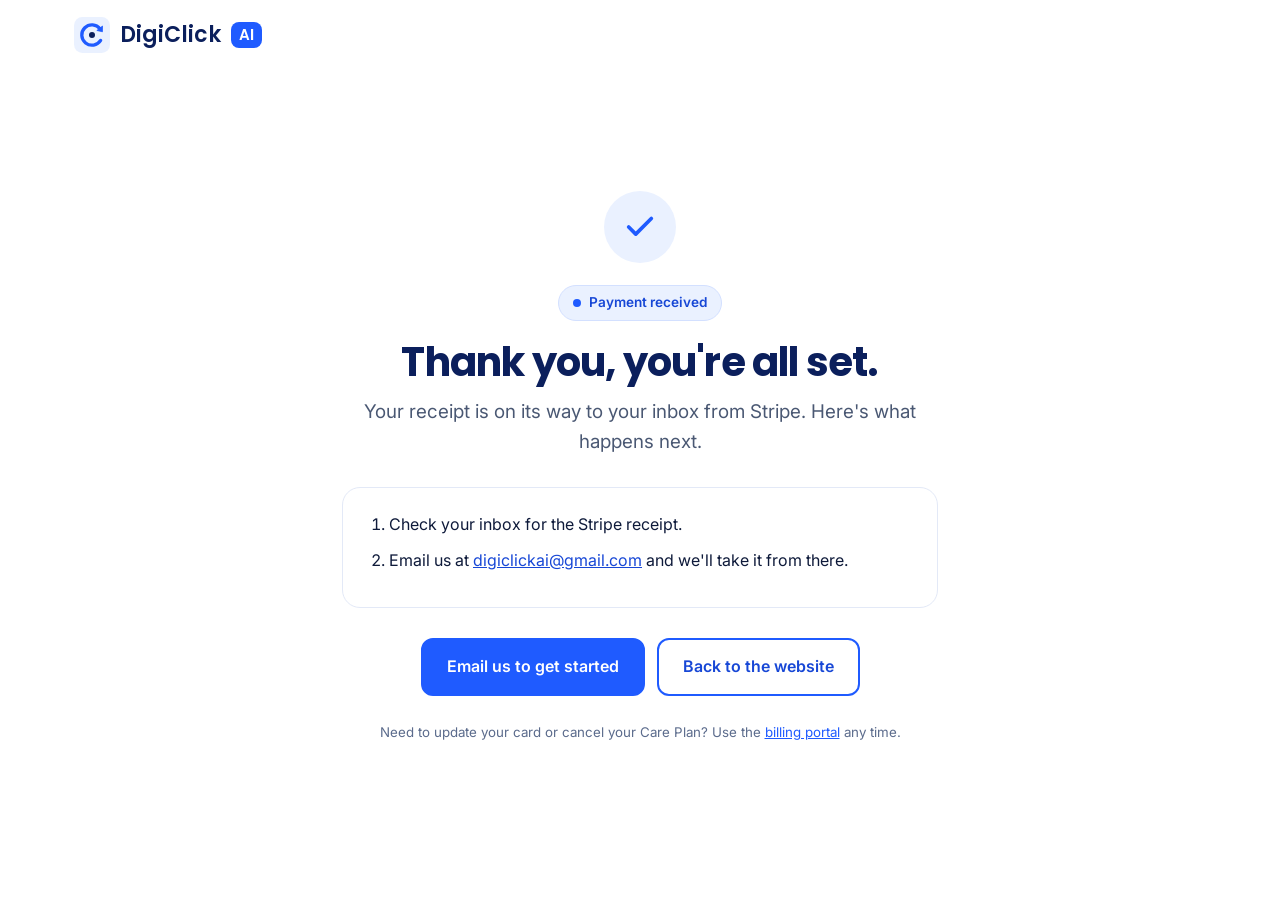
<file: thanks.html>
<!doctype html>
<html lang="en">
<head>
<meta charset="utf-8">
<meta name="viewport" content="width=device-width, initial-scale=1">
<title>Payment received — DigiClick AI</title>
<meta name="robots" content="noindex">
<meta name="theme-color" content="#0B1F5C">
<link rel="icon" href="favicon.svg" type="image/svg+xml">
<link rel="preconnect" href="https://fonts.googleapis.com">
<link rel="preconnect" href="https://fonts.gstatic.com" crossorigin>
<link href="https://fonts.googleapis.com/css2?family=Poppins:wght@500;600;700&family=Inter:wght@400;500;600&display=swap" rel="stylesheet">
<link rel="stylesheet" href="styles.css">
<style>
.ty{max-width:640px;margin:0 auto;padding:120px 22px 80px;text-align:center}
.ty .ok{width:72px;height:72px;border-radius:50%;background:#EAF1FF;display:flex;align-items:center;justify-content:center;margin:0 auto 22px}
.ty h1{font-size:clamp(28px,4vw,40px);margin:0 0 12px}
.ty .lead{margin:0 auto 30px}
.ty ol{text-align:left;background:#fff;border:1px solid #E3E9F7;border-radius:18px;padding:24px 24px 24px 46px;margin:0 0 30px;line-height:1.6}
.ty ol li{margin:0 0 10px}
.ty .ctas{display:flex;gap:12px;justify-content:center;flex-wrap:wrap}
.ty small{display:block;margin-top:26px;color:#5B6B8C}
.ty small a{color:#1F5BFF}
</style>
</head>
<body>
<header id="hdr">
<div class="wrap nav">
<a class="brand" href="./" aria-label="DigiClick AI home"><svg width="36" height="36" viewBox="0 0 120 120" aria-hidden="true"><rect width="120" height="120" rx="28" fill="#EAF1FF"/><path d="M86.8 39.1 A34 34 0 1 0 88.8 78.0" fill="none" stroke="#1F5BFF" stroke-width="11" stroke-linecap="round"/><path d="M95.0 30.1 L94.8 49.3 L76.1 44.9 Z" fill="#1F5BFF" stroke="#1F5BFF" stroke-width="2.5" stroke-linejoin="round"/><circle cx="60" cy="60" r="10" fill="#0B1F5C"/></svg>
DigiClick <span class="pill">AI</span>
</a>
</div>
</header>
<main class="ty">
<div class="ok"><svg width="34" height="34" viewBox="0 0 24 24" fill="none" stroke="#1F5BFF" stroke-width="2.6" stroke-linecap="round" stroke-linejoin="round" aria-hidden="true"><path d="M20 6 9 17l-5-5"/></svg></div>
<span class="eyebrow"><i></i> Payment received</span>
<h1 id="ty-title">Thank you, you're all set.</h1>
<p class="lead" id="ty-lead">Your receipt is on its way to your inbox from Stripe. Here's what happens next.</p>
<ol id="ty-steps">
<li>Check your inbox for the Stripe receipt.</li>
<li>Email us at <a href="mailto:digiclickai@gmail.com">digiclickai@gmail.com</a> and we'll take it from there.</li>
</ol>
<div class="ctas">
<a class="btn" id="ty-cta" href="mailto:digiclickai@gmail.com?subject=Getting%20started">Email us to get started</a>
<a class="btn ghost" href="./">Back to the website</a>
</div>
<small id="ty-portal" hidden>Need to update your card or cancel your Care Plan? Use the <a href="https://billing.stripe.com/p/login/9B63cx0heecOc7a24W3Je00" target="_blank" rel="noopener">billing portal</a> any time.</small>
</main>
<script>
(function(){
var p=new URLSearchParams(location.search).get('plan');
var M='mailto:digiclickai@gmail.com';
function e(id){return document.getElementById(id)}
if(p==='audit'){
e('ty-title').textContent='Your Automation Audit is booked in.';
e('ty-lead').textContent='Thanks for your payment. The next step is choosing a time for your 60-minute working session.';
e('ty-steps').innerHTML='<li>Your Stripe receipt is on its way to your inbox.</li><li>Click the button below and send us 2 or 3 times that work for you (with your time zone).</li><li>We confirm a slot within 1 business day and send a calendar invite.</li><li>After the session you get your written plan with the top 5 automations and fixed quotes. The $350 is credited to any build you start within 30 days.</li>';
var a=e('ty-cta');a.textContent='Schedule my audit session';
a.href=M+'?subject='+encodeURIComponent('Schedule my Automation Audit')+'&body='+encodeURIComponent('Hi DigiClick team,\n\nI just paid for the Automation Audit. Times that work for me (with time zone):\n1.\n2.\n3.\n\nCompany:\nTools we use today:\n');
}else if(p==='care'){
e('ty-title').textContent='Welcome to the Care Plan.';
e('ty-lead').textContent='Your subscription is active. Here is how we get your systems under our care.';
e('ty-steps').innerHTML='<li>Your Stripe receipt is on its way to your inbox. You are billed monthly and can cancel any month.</li><li>Click the button below and tell us which workflows and tools we should monitor.</li><li>We confirm access (least-privilege only) within 1 business day and start monitoring.</li><li>You get your first monthly report at the end of your billing month.</li>';
var b=e('ty-cta');b.textContent='Start my Care Plan onboarding';
b.href=M+'?subject='+encodeURIComponent('Care Plan onboarding')+'&body='+encodeURIComponent('Hi DigiClick team,\n\nI just subscribed to the Care Plan.\n\nCompany:\nWorkflows / tools to monitor:\nBest contact for alerts:\n');
e('ty-portal').hidden=false;
}
})();
</script>
</body>
</html>
</file>
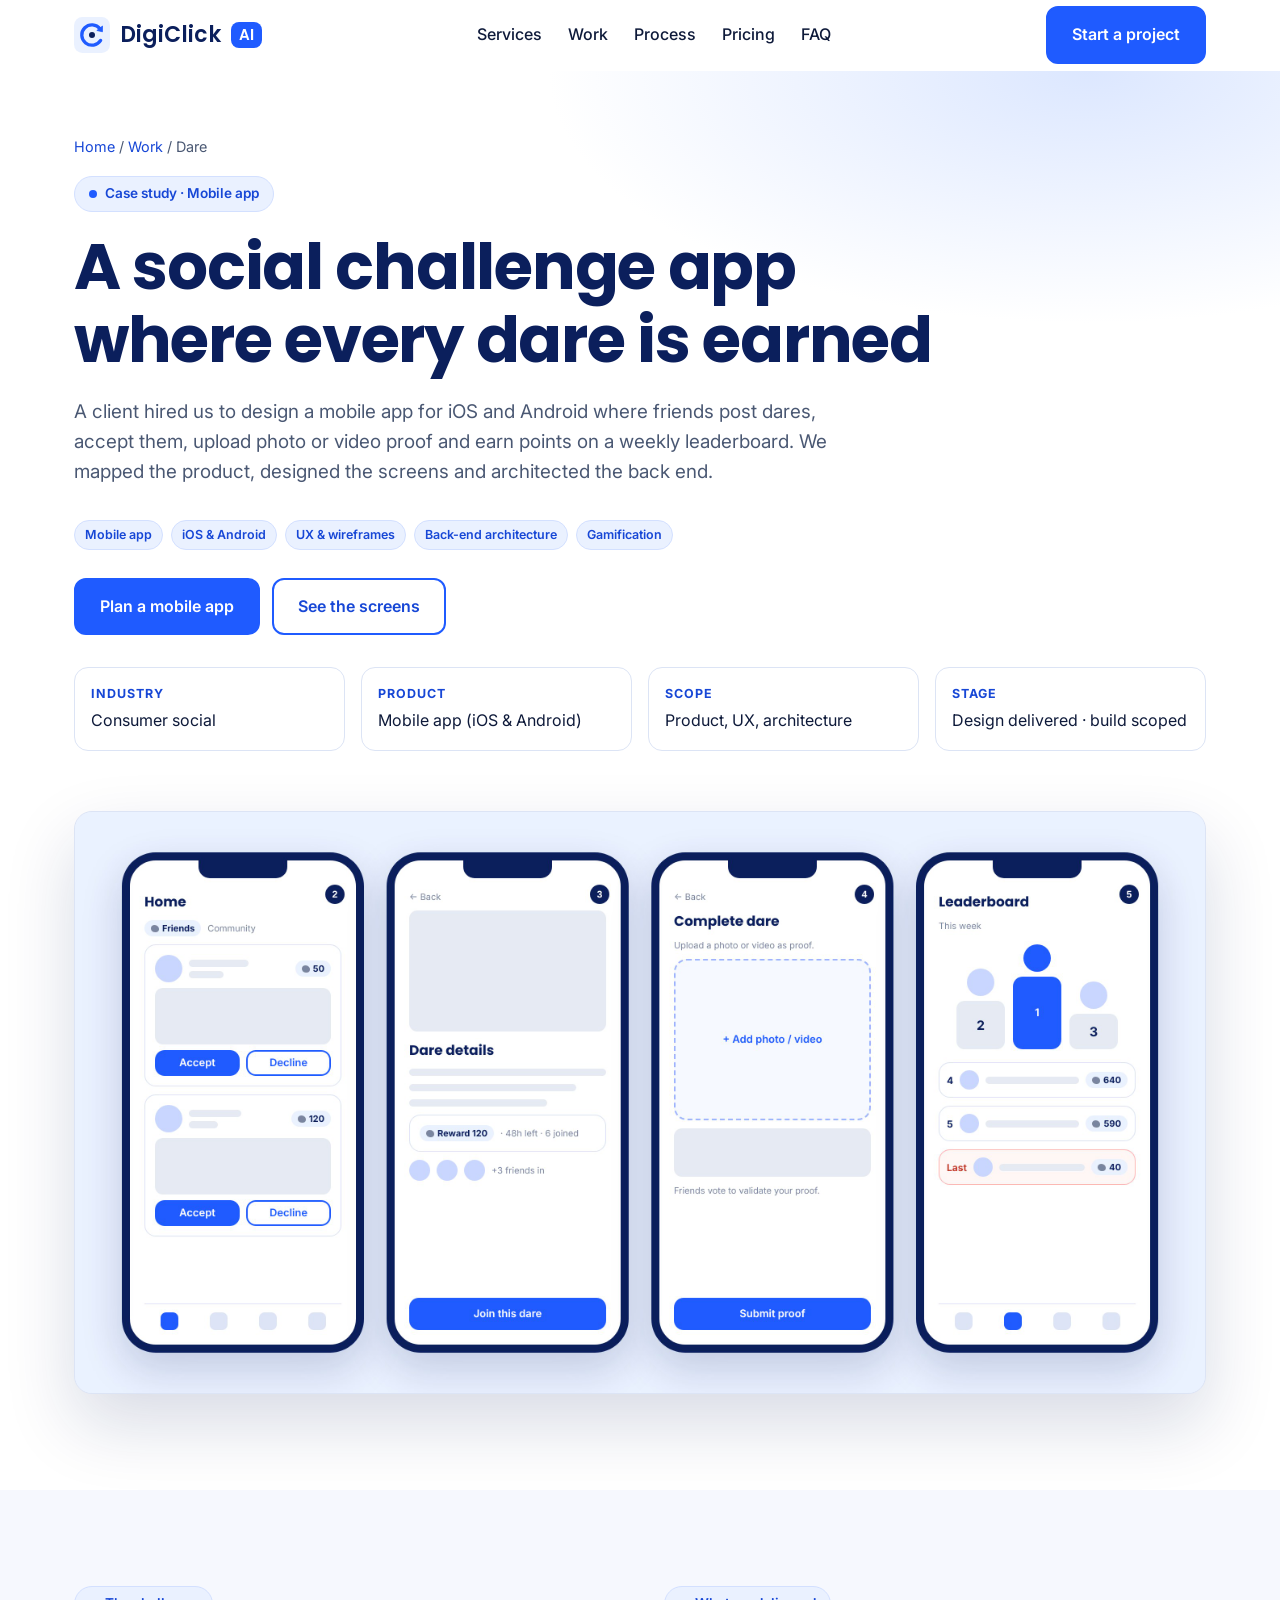
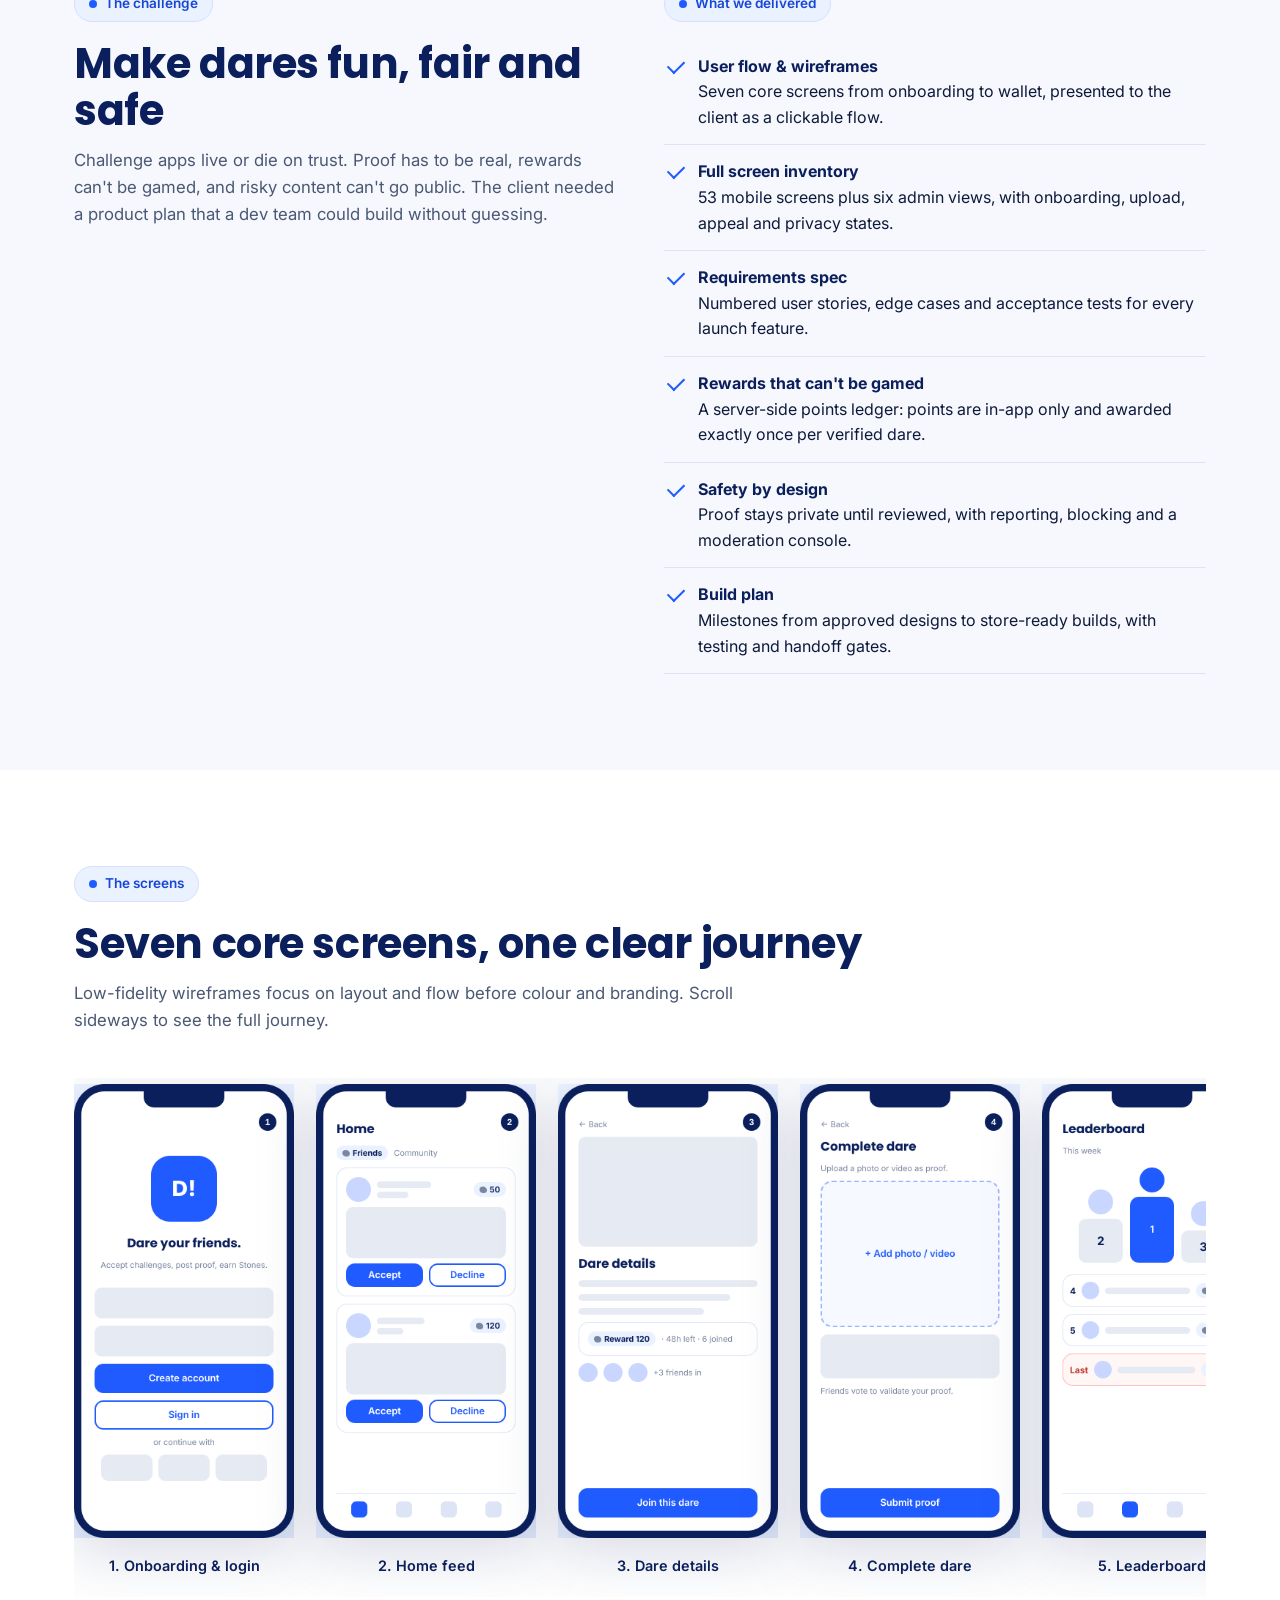
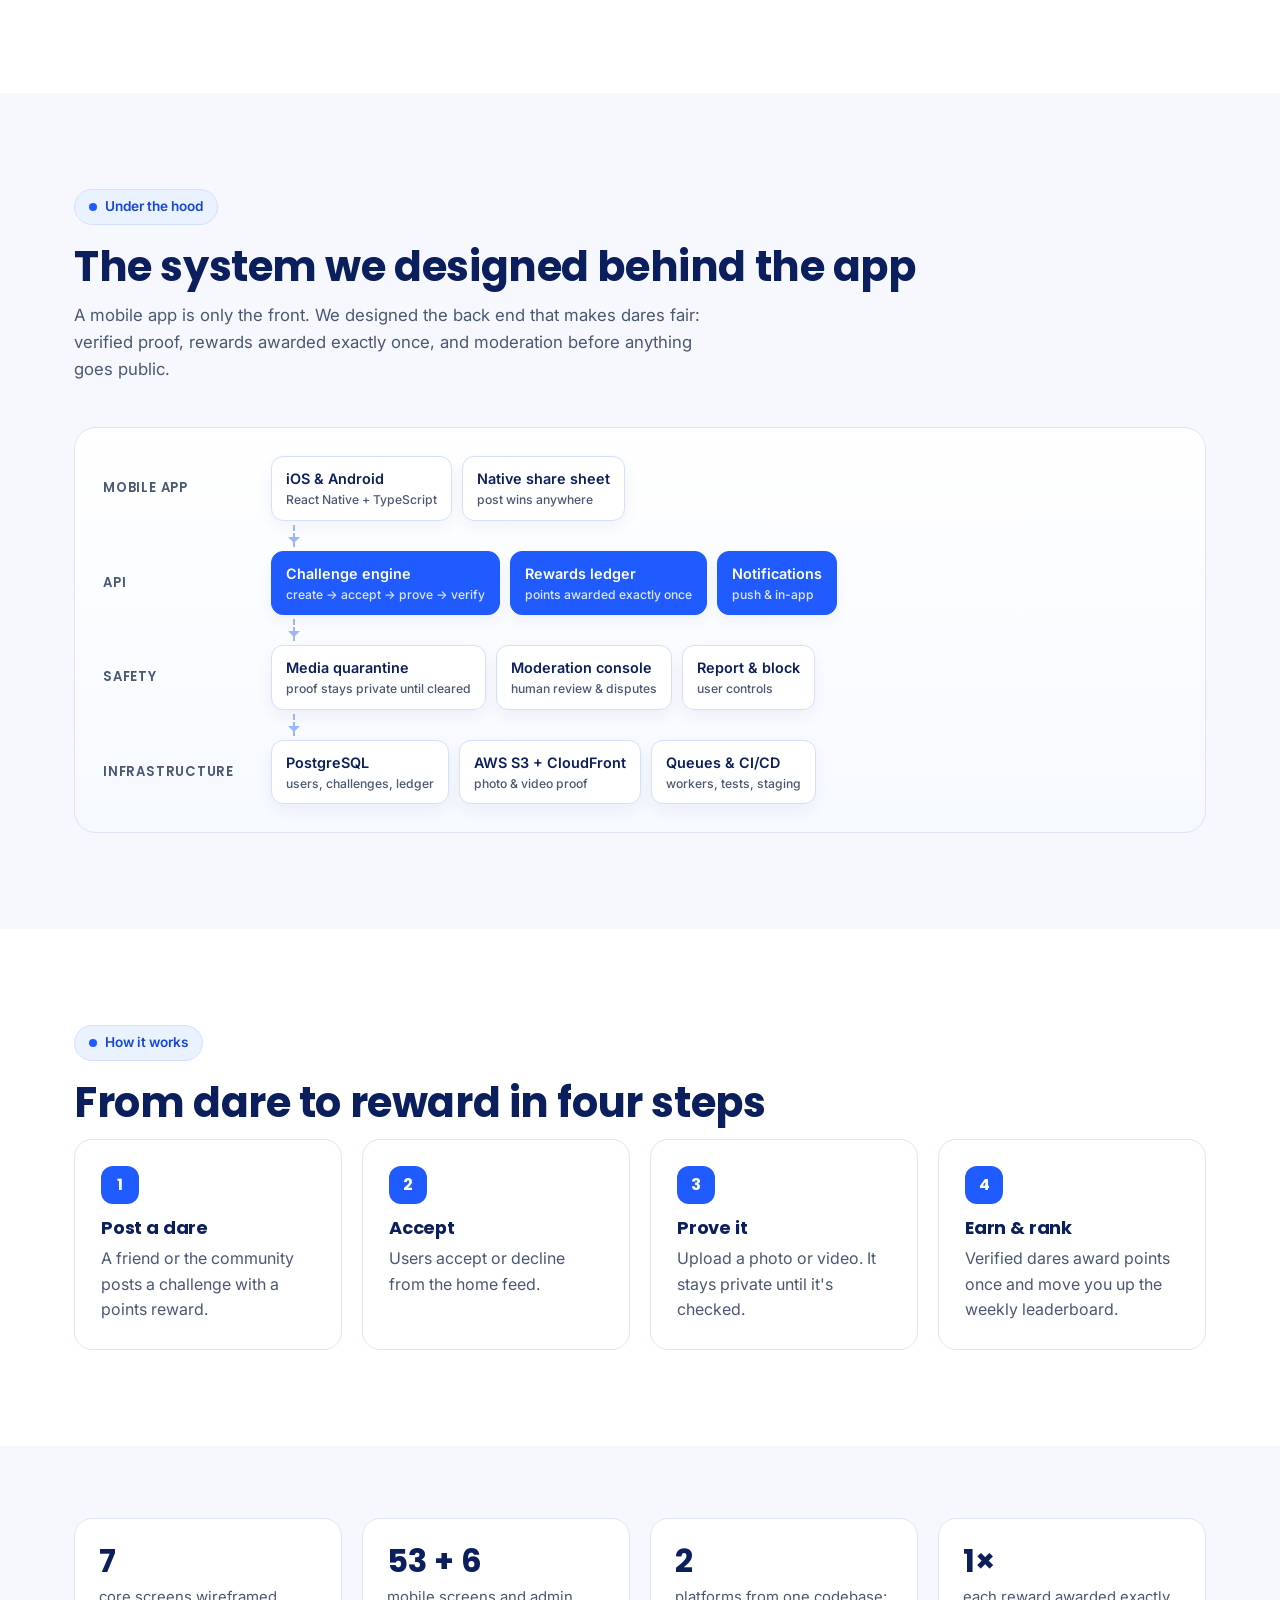
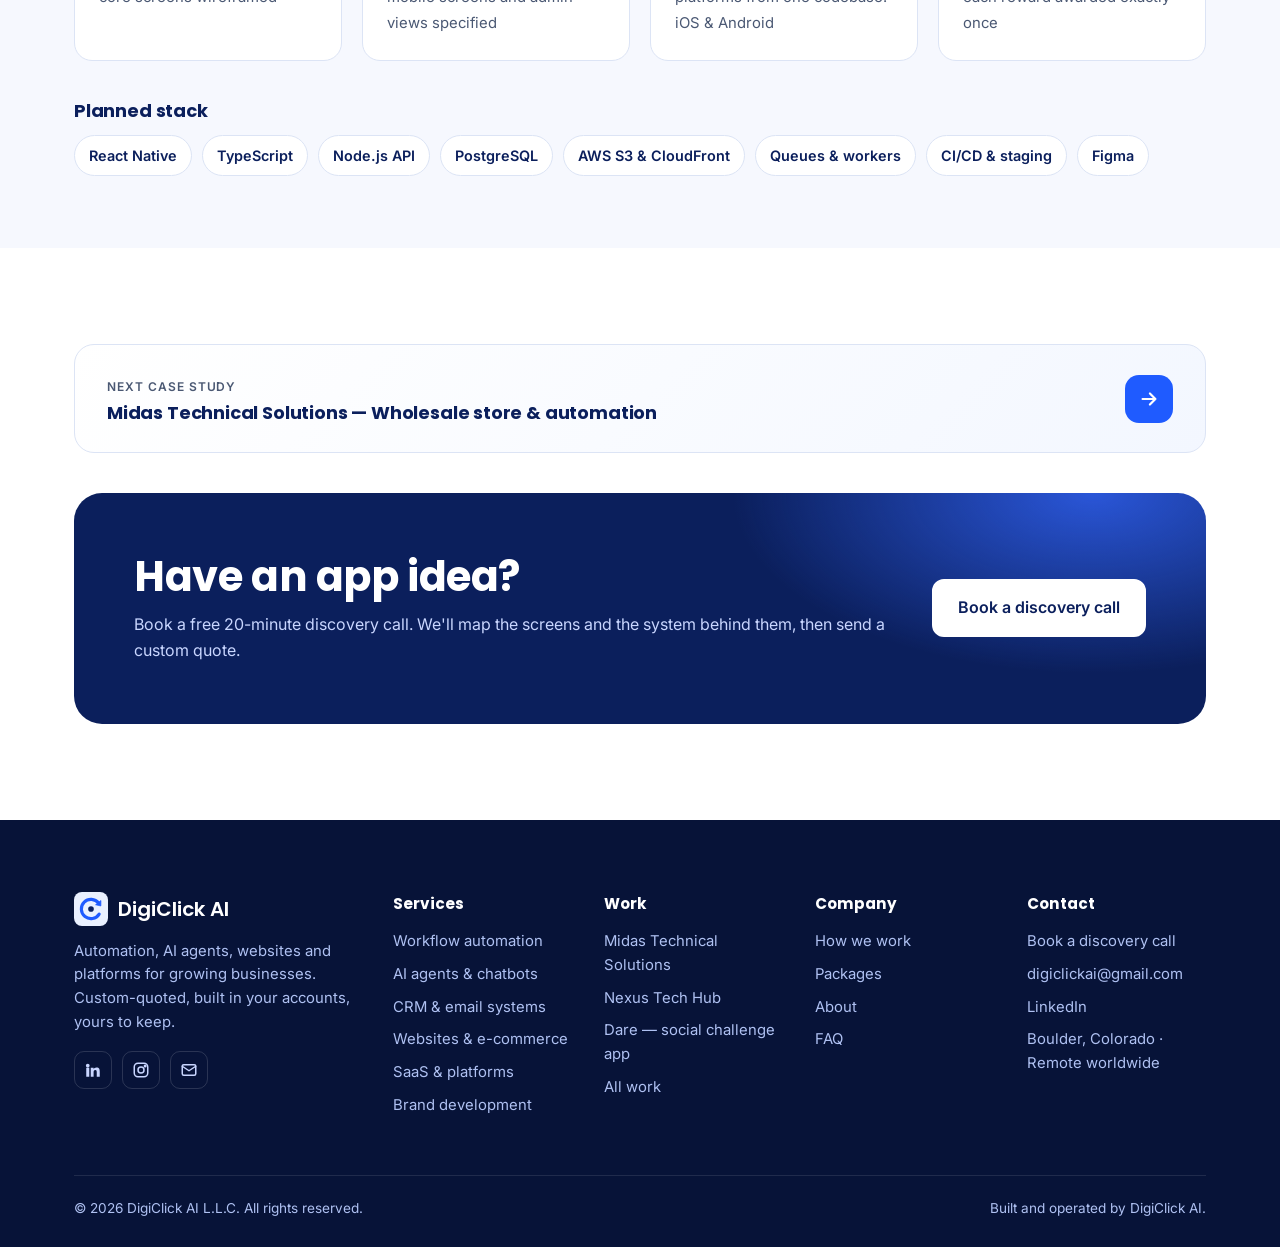
<file: work/dare.html>
<!doctype html>
<html lang="en">
<head>
<meta charset="utf-8">
<meta name="viewport" content="width=device-width, initial-scale=1">
<title>Dare — Social challenge mobile app | DigiClick AI</title>
<meta name="description" content="How DigiClick AI designed Dare, a social challenge mobile app for iOS and Android: user flow, wireframes, rewards ledger, moderation and the back-end architecture.">
<meta property="og:title" content="Dare social challenge app — DigiClick AI case study">
<meta property="og:description" content="How DigiClick AI designed Dare, a social challenge mobile app for iOS and Android: user flow, wireframes, rewards ledger, moderation and the back-end architecture.">
<meta property="og:image" content="https://digiclickai.github.io/work-dare.jpg">
<meta name="theme-color" content="#0B1F5C">
<link rel="icon" href="../favicon.svg" type="image/svg+xml">
<link rel="preconnect" href="https://fonts.googleapis.com"><link rel="preconnect" href="https://fonts.gstatic.com" crossorigin>
<link href="https://fonts.googleapis.com/css2?family=Poppins:wght@500;600;700&family=Inter:wght@400;500;600&display=swap" rel="stylesheet">
<!-- Google tag (GA4) -->
<script async src="https://www.googletagmanager.com/gtm.js?id=GTM-KW5C7RM7"></script>
<script>
  window.dataLayer = window.dataLayer || [];
  function gtag(){dataLayer.push(arguments);}
  gtag('js', new Date());
</script>
<link rel="stylesheet" href="../styles.css">
</head>
<body>
<header id="hdr">
 <div class="wrap nav">
  <a class="brand" href="../" aria-label="DigiClick AI home">
   <svg width="36" height="36" viewBox="0 0 120 120" aria-hidden="true"><rect width="120" height="120" rx="28" fill="#EAF1FF"/><path d="M86.8 39.1 A34 34 0 1 0 88.8 78.0" fill="none" stroke="#1F5BFF" stroke-width="11" stroke-linecap="round"/><path d="M95.0 30.1 L94.8 49.3 L76.1 44.9 Z" fill="#1F5BFF" stroke="#1F5BFF" stroke-width="2.5" stroke-linejoin="round"/><circle cx="60" cy="60" r="10" fill="#0B1F5C"/></svg>
   DigiClick <span class="pill">AI</span>
  </a>
  <nav aria-label="Main"><ul><li><a href="../#services">Services</a></li><li><a href="../work/">Work</a></li><li><a href="../#process">Process</a></li><li><a href="../#pricing">Pricing</a></li><li><a href="../#faq">FAQ</a></li></ul></nav>
  <a class="btn" href="../#contact">Start a project</a>
 </div>
</header>
<main>
<section class="case-hero">
 <div class="wrap">
  <div class="crumb"><a href="../">Home</a> / <a href="./">Work</a> / Dare</div>
  <span class="eyebrow"><i></i> Case study · Mobile app</span>
  <h1 style="max-width:900px">A social challenge app where every dare is earned</h1>
  <p class="lead" style="max-width:760px">A client hired us to design a mobile app for iOS and Android where friends post dares, accept them, upload photo or video proof and earn points on a weekly leaderboard. We mapped the product, designed the screens and architected the back end.</p>
  <div class="tags light" style="margin:6px 0 28px"><span>Mobile app</span><span>iOS & Android</span><span>UX & wireframes</span><span>Back-end architecture</span><span>Gamification</span></div>
  <div class="ctas"><a class="btn" href="../#contact">Plan a mobile app</a><a class="btn ghost" href="#screens">See the screens</a></div>
  <div class="meta"><div><b>Industry</b>Consumer social</div><div><b>Product</b>Mobile app (iOS & Android)</div><div><b>Scope</b>Product, UX, architecture</div><div><b>Stage</b>Design delivered · build scoped</div></div>
 </div>
</section>
<section style="padding-top:20px">
 <div class="wrap"><div class="frame reveal" style="background:#EAF1FF"><img src="../work-dare.jpg" alt="Dare app wireframes: home feed, dare details, complete dare and leaderboard"></div></div>
</section>
<section class="alt">
 <div class="wrap two">
  <div><span class="eyebrow reveal"><i></i> The challenge</span><h2 class="reveal">Make dares fun, fair and safe</h2><p class="sub reveal" style="margin-bottom:0">Challenge apps live or die on trust. Proof has to be real, rewards can't be gamed, and risky content can't go public. The client needed a product plan that a dev team could build without guessing.</p></div>
  <div><span class="eyebrow reveal"><i></i> What we delivered</span><ul class="list"><li class="reveal"><b>User flow & wireframes</b><br>Seven core screens from onboarding to wallet, presented to the client as a clickable flow.</li><li class="reveal"><b>Full screen inventory</b><br>53 mobile screens plus six admin views, with onboarding, upload, appeal and privacy states.</li><li class="reveal"><b>Requirements spec</b><br>Numbered user stories, edge cases and acceptance tests for every launch feature.</li><li class="reveal"><b>Rewards that can't be gamed</b><br>A server-side points ledger: points are in-app only and awarded exactly once per verified dare.</li><li class="reveal"><b>Safety by design</b><br>Proof stays private until reviewed, with reporting, blocking and a moderation console.</li><li class="reveal"><b>Build plan</b><br>Milestones from approved designs to store-ready builds, with testing and handoff gates.</li></ul></div>
 </div>
</section>
<section id="screens">
 <div class="wrap">
  <span class="eyebrow reveal"><i></i> The screens</span>
  <h2 class="reveal">Seven core screens, one clear journey</h2>
  <p class="sub reveal">Low-fidelity wireframes focus on layout and flow before colour and branding. Scroll sideways to see the full journey.</p>
  <div class="phones"><figure class="reveal"><img src="../dare-1.png" alt="Onboarding & login wireframe" loading="lazy"><figcaption>1. Onboarding & login</figcaption></figure><figure class="reveal"><img src="../dare-2.png" alt="Home feed wireframe" loading="lazy"><figcaption>2. Home feed</figcaption></figure><figure class="reveal"><img src="../dare-3.png" alt="Dare details wireframe" loading="lazy"><figcaption>3. Dare details</figcaption></figure><figure class="reveal"><img src="../dare-4.png" alt="Complete dare wireframe" loading="lazy"><figcaption>4. Complete dare</figcaption></figure><figure class="reveal"><img src="../dare-5.png" alt="Leaderboard wireframe" loading="lazy"><figcaption>5. Leaderboard</figcaption></figure><figure class="reveal"><img src="../dare-6.png" alt="Profile wireframe" loading="lazy"><figcaption>6. Profile</figcaption></figure><figure class="reveal"><img src="../dare-7.png" alt="Wallet wireframe" loading="lazy"><figcaption>7. Wallet</figcaption></figure></div>
 </div>
</section>
<section class="alt" id="backend">
 <div class="wrap">
  <span class="eyebrow reveal"><i></i> Under the hood</span>
  <h2 class="reveal">The system we designed behind the app</h2>
  <p class="sub reveal">A mobile app is only the front. We designed the back end that makes dares fair: verified proof, rewards awarded exactly once, and moderation before anything goes public.</p>
  <div class="arch reveal">
<div class="layer"><b>Mobile app</b><div class="chips"><span>iOS & Android<small>React Native + TypeScript</small></span><span>Native share sheet<small>post wins anywhere</small></span></div></div>
<div class="down"></div>
<div class="layer hub"><b>API</b><div class="chips"><span>Challenge engine<small>create → accept → prove → verify</small></span><span>Rewards ledger<small>points awarded exactly once</small></span><span>Notifications<small>push & in-app</small></span></div></div>
<div class="down"></div>
<div class="layer"><b>Safety</b><div class="chips"><span>Media quarantine<small>proof stays private until cleared</small></span><span>Moderation console<small>human review & disputes</small></span><span>Report & block<small>user controls</small></span></div></div>
<div class="down"></div>
<div class="layer"><b>Infrastructure</b><div class="chips"><span>PostgreSQL<small>users, challenges, ledger</small></span><span>AWS S3 + CloudFront<small>photo & video proof</small></span><span>Queues & CI/CD<small>workers, tests, staging</small></span></div></div>
</div>
 </div>
</section>

<section>
 <div class="wrap">
  <span class="eyebrow reveal"><i></i> How it works</span>
  <h2 class="reveal">From dare to reward in four steps</h2>
  <ol class="steps"><li class="reveal"><h3>Post a dare</h3><p>A friend or the community posts a challenge with a points reward.</p></li><li class="reveal"><h3>Accept</h3><p>Users accept or decline from the home feed.</p></li><li class="reveal"><h3>Prove it</h3><p>Upload a photo or video. It stays private until it's checked.</p></li><li class="reveal"><h3>Earn & rank</h3><p>Verified dares award points once and move you up the weekly leaderboard.</p></li></ol>
 </div>
</section>
<section class="alt" style="padding-top:72px;padding-bottom:72px">
 <div class="wrap">
  <div class="stats"><div class="stat reveal"><b>7</b><span>core screens wireframed</span></div><div class="stat reveal"><b>53 + 6</b><span>mobile screens and admin views specified</span></div><div class="stat reveal"><b>2</b><span>platforms from one codebase: iOS & Android</span></div><div class="stat reveal"><b>1×</b><span>each reward awarded exactly once</span></div></div>
  <h3 class="reveal" style="margin:40px 0 14px">Planned stack</h3>
  <div class="stack reveal"><span>React Native</span><span>TypeScript</span><span>Node.js API</span><span>PostgreSQL</span><span>AWS S3 & CloudFront</span><span>Queues & workers</span><span>CI/CD & staging</span><span>Figma</span></div>
 </div>
</section>
<section>
 <div class="wrap">
  <a class="next reveal" href="midas.html"><div><small>Next case study</small><h3>Midas Technical Solutions — Wholesale store & automation</h3></div><span class="arrow"><svg width="22" height="22" viewBox="0 0 24 24" fill="none" stroke="#fff" stroke-width="2.4" stroke-linecap="round" stroke-linejoin="round"><path d="M5 12h14M13 6l6 6-6 6"/></svg></span></a>
  <div class="contact reveal" style="margin-top:40px;grid-template-columns:1fr auto">
   <div><h2>Have an app idea?</h2><p style="margin:0">Book a free 20-minute discovery call. We'll map the screens and the system behind them, then send a custom quote.</p></div>
   <a class="btn" style="background:#fff;color:var(--deep);border-color:#fff" href="../#contact">Book a discovery call</a>
  </div>
 </div>
</section>
</main>
<footer class="footer">
 <div class="wrap">
  <div class="fgrid">
   <div>
    <div class="fbrand"><svg width="34" height="34" viewBox="0 0 120 120" aria-hidden="true"><rect width="120" height="120" rx="28" fill="#EAF1FF"/><path d="M86.8 39.1 A34 34 0 1 0 88.8 78.0" fill="none" stroke="#1F5BFF" stroke-width="11" stroke-linecap="round"/><path d="M95.0 30.1 L94.8 49.3 L76.1 44.9 Z" fill="#1F5BFF" stroke="#1F5BFF" stroke-width="2.5" stroke-linejoin="round"/><circle cx="60" cy="60" r="10" fill="#0B1F5C"/></svg>DigiClick AI</div>
    <p>Automation, AI agents, websites and platforms for growing businesses. Custom-quoted, built in your accounts, yours to keep.</p>
    <div class="social">
     <a href="https://www.linkedin.com/company/digiclick-ai/" target="_blank" rel="noopener" aria-label="LinkedIn"><svg width="18" height="18" viewBox="0 0 24 24" fill="#C9D6FF"><path d="M4.98 3.5a2.5 2.5 0 1 1 0 5 2.5 2.5 0 0 1 0-5zM3 9h4v12H3zM9 9h3.8v1.7h.05c.53-1 1.83-2.05 3.77-2.05C20.6 8.65 21 11.2 21 14.5V21h-4v-5.8c0-1.4-.03-3.2-1.95-3.2-1.95 0-2.25 1.52-2.25 3.1V21H9z"/></svg></a>
     <a href="https://www.instagram.com/digiclickai/" target="_blank" rel="noopener" aria-label="Instagram"><svg width="18" height="18" viewBox="0 0 24 24" fill="none" stroke="#C9D6FF" stroke-width="2"><rect x="3" y="3" width="18" height="18" rx="5"/><circle cx="12" cy="12" r="4"/><circle cx="17.5" cy="6.5" r="1" fill="#C9D6FF"/></svg></a>
     <a href="mailto:digiclickai@gmail.com" aria-label="Email"><svg width="18" height="18" viewBox="0 0 24 24" fill="none" stroke="#C9D6FF" stroke-width="2" stroke-linecap="round" stroke-linejoin="round"><rect x="3" y="5" width="18" height="14" rx="2"/><path d="m3 7 9 6 9-6"/></svg></a>
    </div>
   </div>
   <div><h4>Services</h4><ul><li><a href="../#services">Workflow automation</a></li><li><a href="../#services">AI agents &amp; chatbots</a></li><li><a href="../#services">CRM &amp; email systems</a></li><li><a href="../#services">Websites &amp; e-commerce</a></li><li><a href="../#services">SaaS &amp; platforms</a></li><li><a href="../#services">Brand development</a></li></ul></div>
   <div><h4>Work</h4><ul><li><a href="../work/midas.html">Midas Technical Solutions</a></li><li><a href="../work/nexus.html">Nexus Tech Hub</a></li><li><a href="../work/dare.html">Dare — social challenge app</a></li><li><a href="../work/">All work</a></li></ul></div>
   <div><h4>Company</h4><ul><li><a href="../#process">How we work</a></li><li><a href="../#pricing">Packages</a></li><li><a href="../#about">About</a></li><li><a href="../#faq">FAQ</a></li></ul></div>
   <div><h4>Contact</h4><ul><li><a href="../#contact">Book a discovery call</a></li><li><a href="mailto:digiclickai@gmail.com">digiclickai@gmail.com</a></li><li><a href="https://www.linkedin.com/company/digiclick-ai/" target="_blank" rel="noopener">LinkedIn</a></li><li>Boulder, Colorado · Remote worldwide</li></ul></div>
  </div>
  <div class="fbottom"><span>© 2026 DigiClick AI L.L.C. All rights reserved.</span><span>Built and operated by DigiClick AI.</span></div>
 </div>
</footer>
<script>
(function(){var h=document.getElementById('hdr');addEventListener('scroll',function(){h.classList.toggle('scrolled',scrollY>8)},{passive:true});
var els=document.querySelectorAll('.reveal');if('IntersectionObserver' in window){var io=new IntersectionObserver(function(es){es.forEach(function(e){if(e.isIntersecting){e.target.classList.add('in');io.unobserve(e.target)}})},{threshold:.12});els.forEach(function(el){io.observe(el)})}else els.forEach(function(el){el.classList.add('in')});})();
</script>
<!--Start of Tawk.to Script-->
<script>
var Tawk_API=Tawk_API||{}, Tawk_LoadStart=new Date();
(function(){var s1=document.createElement("script"),s0=document.getElementsByTagName("script")[0];s1.async=true;s1.src='https://embed.tawk.to/6affb40001b60a3cc4c5d431/1k7rde8mf';s1.charset='UTF-8';s1.setAttribute('crossorigin','*');s0.parentNode.insertBefore(s1,s0);})();
</script>
<!--End of Tawk.to Script-->
<script>
/* GA4 lead tracking */
document.addEventListener('click',function(e){
  var a=e.target.closest('a,button'); if(!a||typeof gtag!=='function') return;
  var h=(a.getAttribute('href')||'');
  if(h.indexOf('mailto:')===0) gtag('event','contact_email',{link_url:h});
  else if(/linkedin|instagram/.test(h)) gtag('event','social_click',{link_url:h});
  else if(a.dataset.plan) gtag('event','select_package',{package:a.dataset.plan});
  else if(/discovery|book a call|get a quote/i.test(a.textContent)) gtag('event','cta_click',{label:a.textContent.trim().slice(0,60)});
});
document.addEventListener('submit',function(e){
  if(typeof gtag==='function') gtag('event','generate_lead',{form_id:e.target.id||'lead',method:'contact_form'});
},true);
</script>
</body>
</html>
</file>
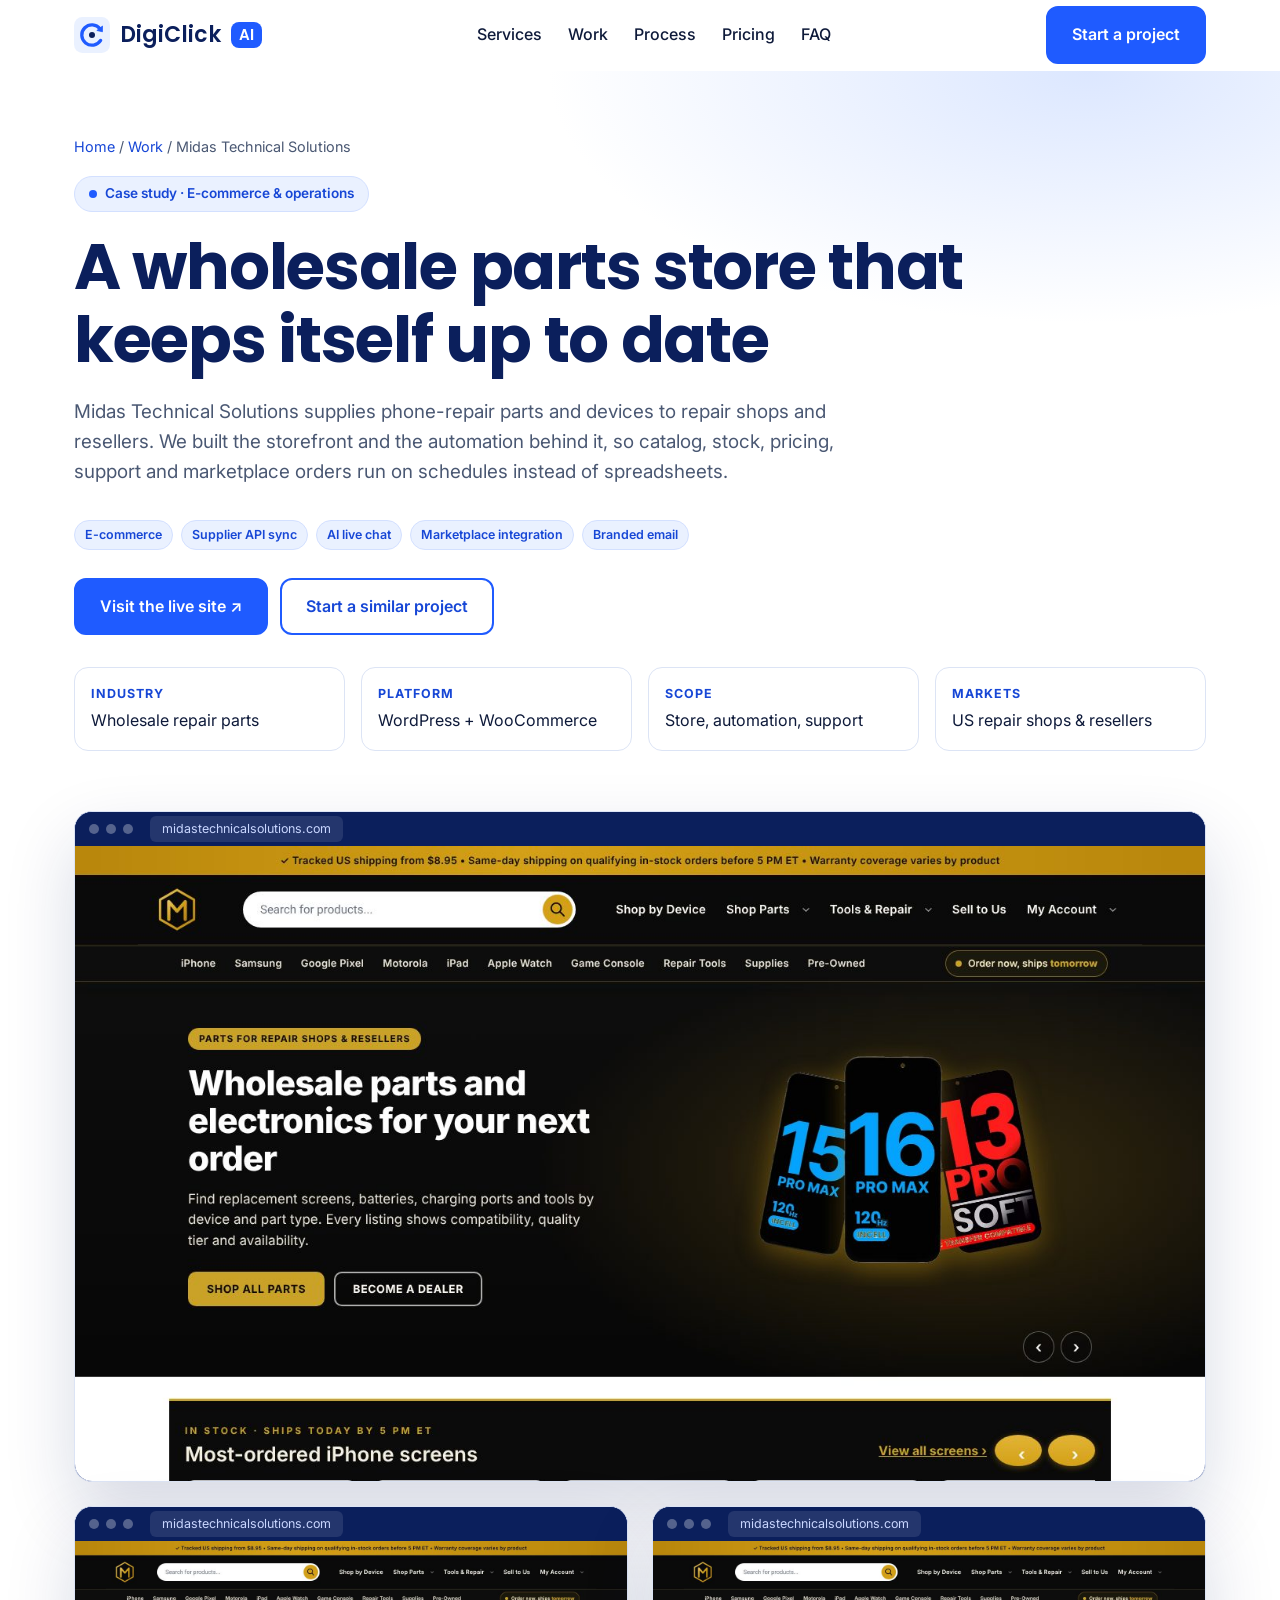
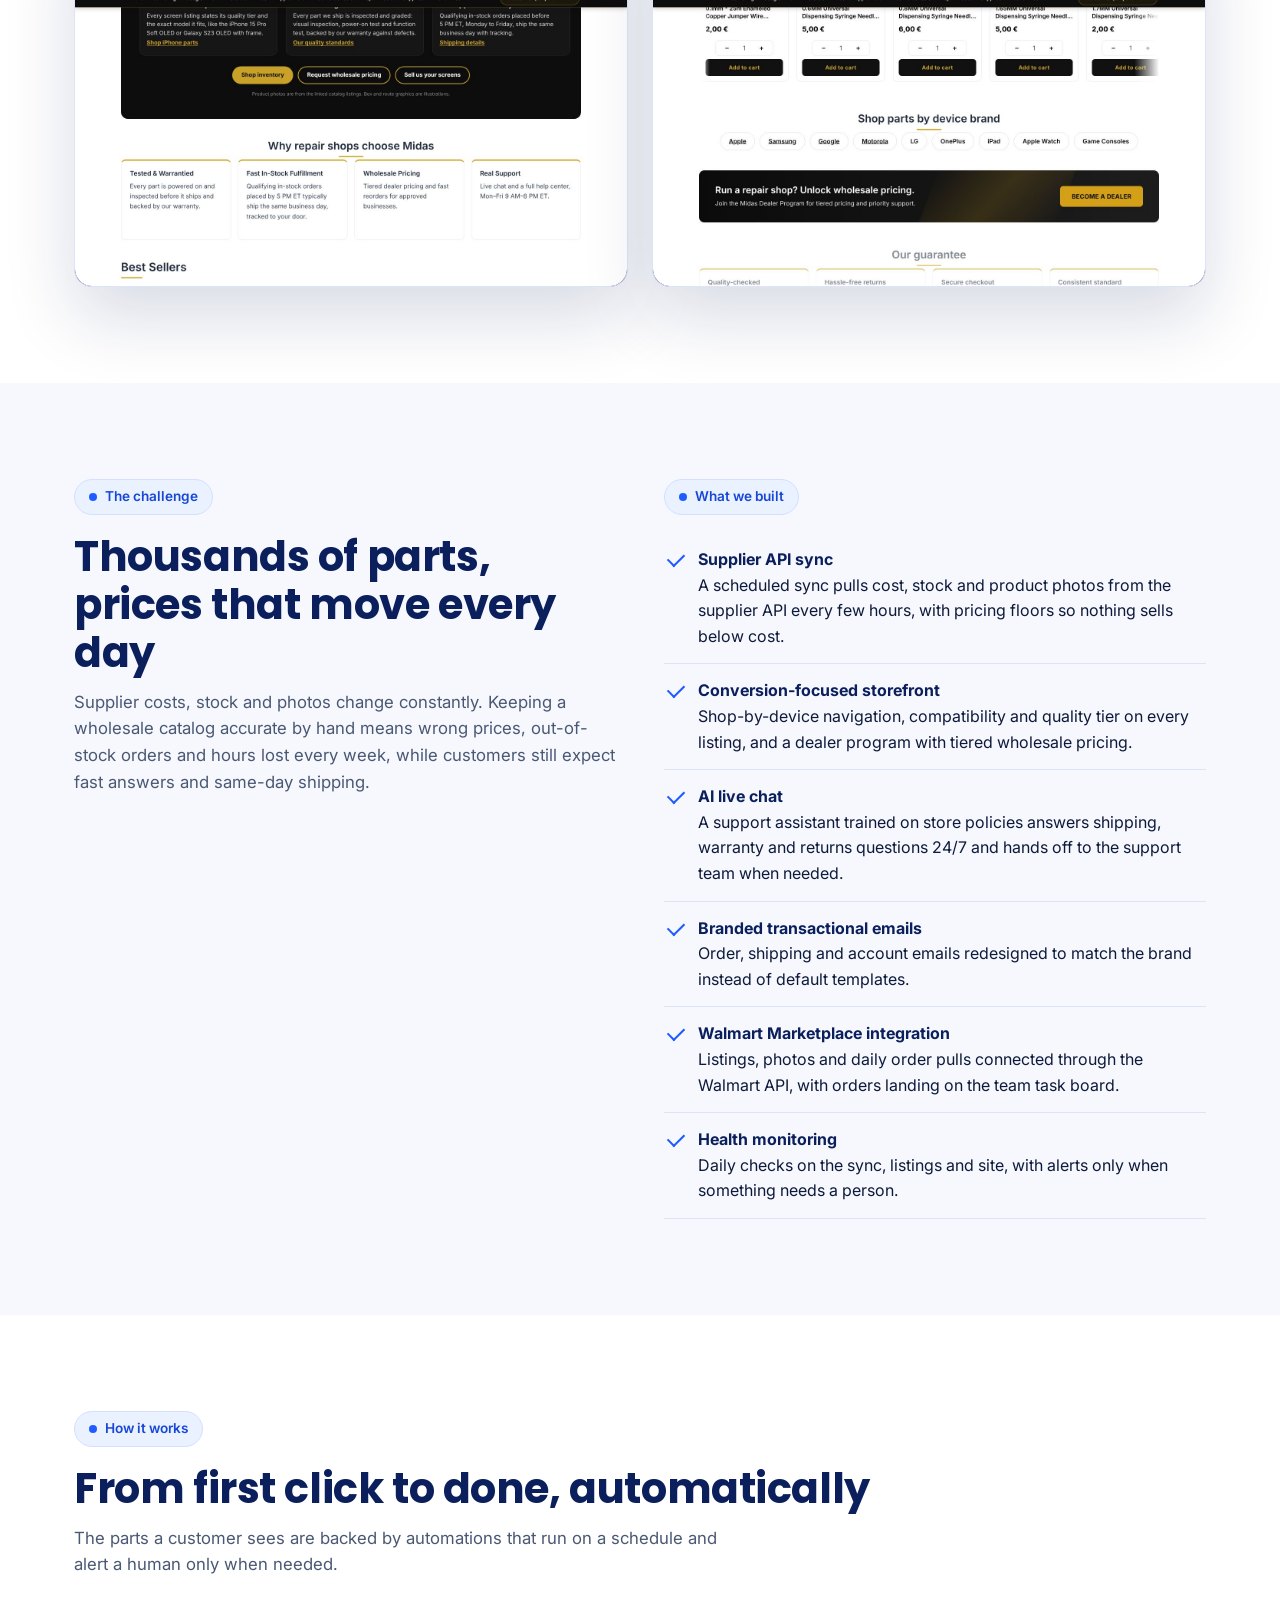
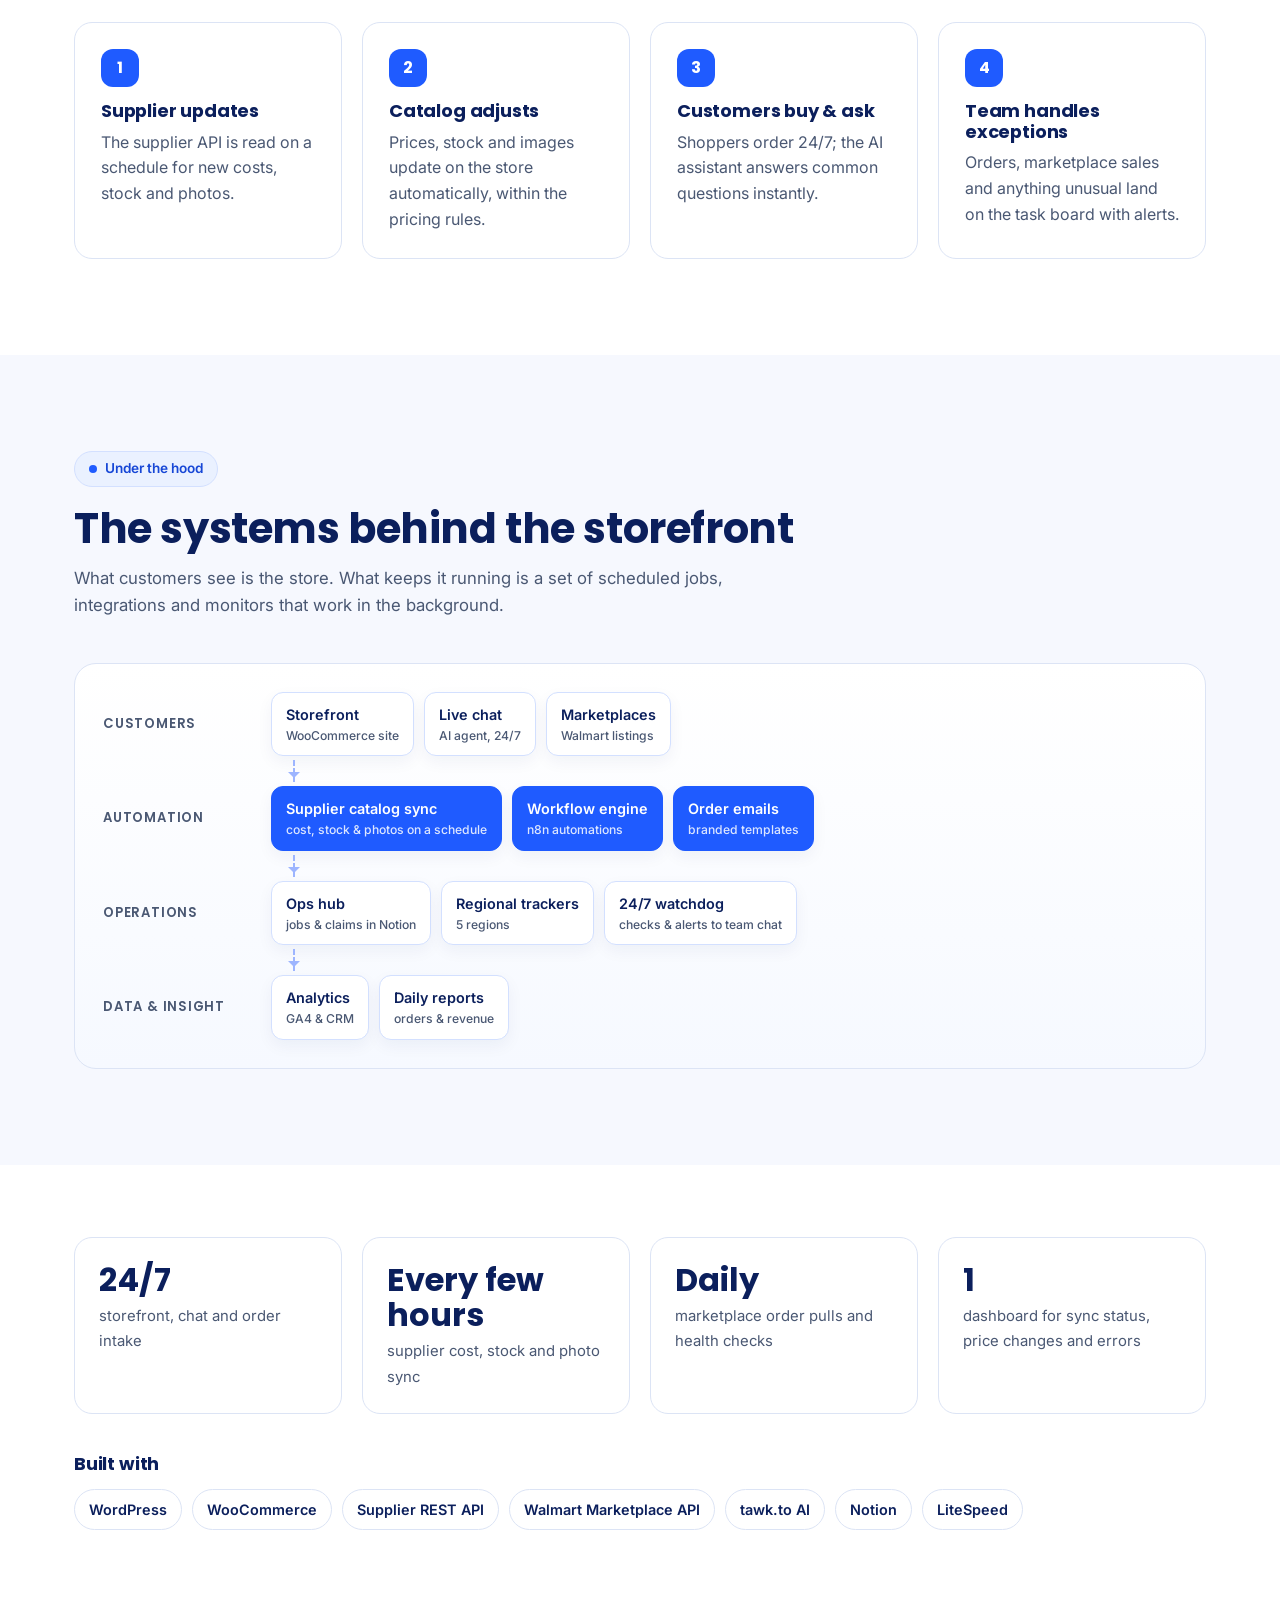
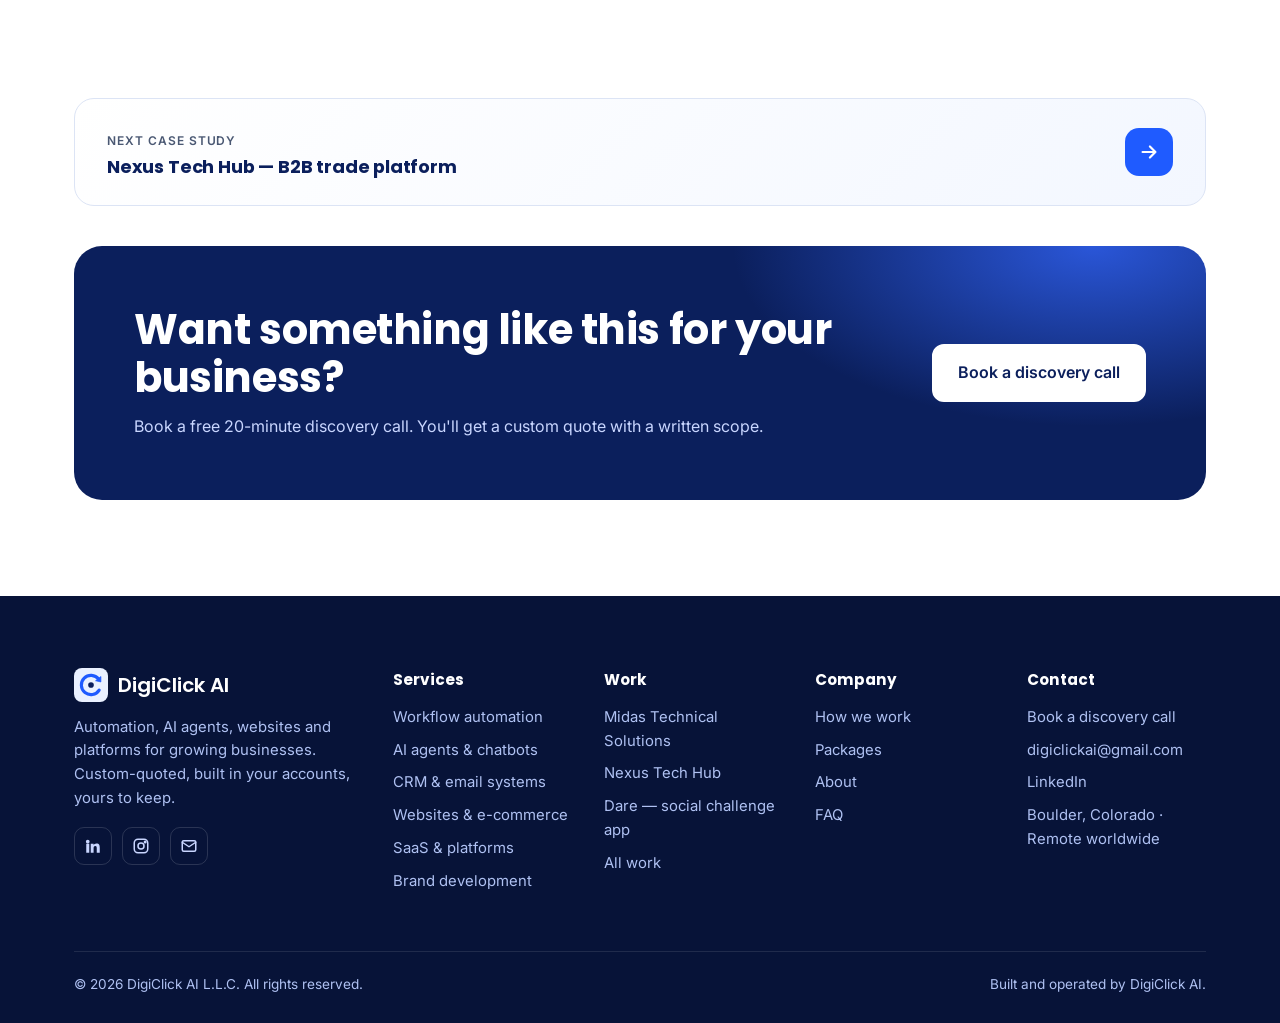
<file: work/midas.html>
<!doctype html>
<html lang="en">
<head>
<meta charset="utf-8">
<meta name="viewport" content="width=device-width, initial-scale=1">
<title>Midas Technical Solutions — Case study | DigiClick AI</title>
<meta name="description" content="How DigiClick AI built and automated a wholesale phone-repair parts store: supplier API sync, AI live chat, branded emails and Walmart Marketplace integration.">
<meta property="og:title" content="Midas Technical Solutions — DigiClick AI case study">
<meta property="og:description" content="How DigiClick AI built and automated a wholesale phone-repair parts store: supplier API sync, AI live chat, branded emails and Walmart Marketplace integration.">
<meta property="og:image" content="https://digiclickai.github.io/work-midas.jpg">
<meta name="theme-color" content="#0B1F5C">
<link rel="icon" href="../favicon.svg" type="image/svg+xml">
<link rel="preconnect" href="https://fonts.googleapis.com"><link rel="preconnect" href="https://fonts.gstatic.com" crossorigin>
<link href="https://fonts.googleapis.com/css2?family=Poppins:wght@500;600;700&family=Inter:wght@400;500;600&display=swap" rel="stylesheet">
<!-- Google tag (GA4) -->
<script async src="https://www.googletagmanager.com/gtm.js?id=GTM-KW5C7RM7"></script>
<script>
  window.dataLayer = window.dataLayer || [];
  function gtag(){dataLayer.push(arguments);}
  gtag('js', new Date());
</script>
<link rel="stylesheet" href="../styles.css">
</head>
<body>
<header id="hdr">
 <div class="wrap nav">
  <a class="brand" href="../" aria-label="DigiClick AI home">
   <svg width="36" height="36" viewBox="0 0 120 120" aria-hidden="true"><rect width="120" height="120" rx="28" fill="#EAF1FF"/><path d="M86.8 39.1 A34 34 0 1 0 88.8 78.0" fill="none" stroke="#1F5BFF" stroke-width="11" stroke-linecap="round"/><path d="M95.0 30.1 L94.8 49.3 L76.1 44.9 Z" fill="#1F5BFF" stroke="#1F5BFF" stroke-width="2.5" stroke-linejoin="round"/><circle cx="60" cy="60" r="10" fill="#0B1F5C"/></svg>
   DigiClick <span class="pill">AI</span>
  </a>
  <nav aria-label="Main"><ul><li><a href="../#services">Services</a></li><li><a href="../work/">Work</a></li><li><a href="../#process">Process</a></li><li><a href="../#pricing">Pricing</a></li><li><a href="../#faq">FAQ</a></li></ul></nav>
  <a class="btn" href="../#contact">Start a project</a>
 </div>
</header>
<main>
<section class="case-hero">
 <div class="wrap">
  <div class="crumb"><a href="../">Home</a> / <a href="../work/">Work</a> / Midas Technical Solutions</div>
  <span class="eyebrow"><i></i> Case study · E-commerce & operations</span>
  <h1 style="max-width:900px">A wholesale parts store that keeps itself up to date</h1>
  <p class="lead" style="max-width:760px">Midas Technical Solutions supplies phone-repair parts and devices to repair shops and resellers. We built the storefront and the automation behind it, so catalog, stock, pricing, support and marketplace orders run on schedules instead of spreadsheets.</p>
  <div class="tags light" style="margin:6px 0 28px"><span>E-commerce</span><span>Supplier API sync</span><span>AI live chat</span><span>Marketplace integration</span><span>Branded email</span></div>
  <div class="ctas"><a class="btn" href="https://midastechnicalsolutions.com" target="_blank" rel="noopener">Visit the live site ↗</a><a class="btn ghost" href="../#contact">Start a similar project</a></div>
  <div class="meta"><div><b>Industry</b>Wholesale repair parts</div><div><b>Platform</b>WordPress + WooCommerce</div><div><b>Scope</b>Store, automation, support</div><div><b>Markets</b>US repair shops & resellers</div></div>
 </div>
</section>
<section style="padding-top:20px">
 <div class="wrap">
  <div class="frame reveal"><div class="bar"><i></i><i></i><i></i><em>midastechnicalsolutions.com</em></div><img src="../work-midas.jpg" alt="Midas storefront homepage"></div>
  <div class="gallery"><div class="frame reveal"><div class="bar"><i></i><i></i><i></i><em>midastechnicalsolutions.com</em></div><img src="../work-midas-2.jpg" alt="Midas trust and fulfillment section" loading="lazy"></div><div class="frame reveal"><div class="bar"><i></i><i></i><i></i><em>midastechnicalsolutions.com</em></div><img src="../work-midas-3.jpg" alt="Midas product listings and dealer program" loading="lazy"></div></div>
 </div>
</section>
<section class="alt">
 <div class="wrap two">
  <div><span class="eyebrow reveal"><i></i> The challenge</span><h2 class="reveal">Thousands of parts, prices that move every day</h2><p class="sub reveal" style="margin-bottom:0">Supplier costs, stock and photos change constantly. Keeping a wholesale catalog accurate by hand means wrong prices, out-of-stock orders and hours lost every week, while customers still expect fast answers and same-day shipping.</p></div>
  <div><span class="eyebrow reveal"><i></i> What we built</span><ul class="list"><li class="reveal"><b>Supplier API sync</b><br>A scheduled sync pulls cost, stock and product photos from the supplier API every few hours, with pricing floors so nothing sells below cost.</li><li class="reveal"><b>Conversion-focused storefront</b><br>Shop-by-device navigation, compatibility and quality tier on every listing, and a dealer program with tiered wholesale pricing.</li><li class="reveal"><b>AI live chat</b><br>A support assistant trained on store policies answers shipping, warranty and returns questions 24/7 and hands off to the support team when needed.</li><li class="reveal"><b>Branded transactional emails</b><br>Order, shipping and account emails redesigned to match the brand instead of default templates.</li><li class="reveal"><b>Walmart Marketplace integration</b><br>Listings, photos and daily order pulls connected through the Walmart API, with orders landing on the team task board.</li><li class="reveal"><b>Health monitoring</b><br>Daily checks on the sync, listings and site, with alerts only when something needs a person.</li></ul></div>
 </div>
</section>
<section>
 <div class="wrap">
  <span class="eyebrow reveal"><i></i> How it works</span>
  <h2 class="reveal">From first click to done, automatically</h2>
  <p class="sub reveal">The parts a customer sees are backed by automations that run on a schedule and alert a human only when needed.</p>
  <ol class="steps"><li class="reveal"><h3>Supplier updates</h3><p>The supplier API is read on a schedule for new costs, stock and photos.</p></li><li class="reveal"><h3>Catalog adjusts</h3><p>Prices, stock and images update on the store automatically, within the pricing rules.</p></li><li class="reveal"><h3>Customers buy & ask</h3><p>Shoppers order 24/7; the AI assistant answers common questions instantly.</p></li><li class="reveal"><h3>Team handles exceptions</h3><p>Orders, marketplace sales and anything unusual land on the task board with alerts.</p></li></ol>
 </div>
</section>
<section class="alt" id="backend">
 <div class="wrap">
  <span class="eyebrow reveal"><i></i> Under the hood</span>
  <h2 class="reveal">The systems behind the storefront</h2>
  <p class="sub reveal">What customers see is the store. What keeps it running is a set of scheduled jobs, integrations and monitors that work in the background.</p>
  <div class="arch reveal">
<div class="layer"><b>Customers</b><div class="chips"><span>Storefront<small>WooCommerce site</small></span><span>Live chat<small>AI agent, 24/7</small></span><span>Marketplaces<small>Walmart listings</small></span></div></div>
<div class="down"></div>
<div class="layer hub"><b>Automation</b><div class="chips"><span>Supplier catalog sync<small>cost, stock & photos on a schedule</small></span><span>Workflow engine<small>n8n automations</small></span><span>Order emails<small>branded templates</small></span></div></div>
<div class="down"></div>
<div class="layer"><b>Operations</b><div class="chips"><span>Ops hub<small>jobs & claims in Notion</small></span><span>Regional trackers<small>5 regions</small></span><span>24/7 watchdog<small>checks & alerts to team chat</small></span></div></div>
<div class="down"></div>
<div class="layer"><b>Data & insight</b><div class="chips"><span>Analytics<small>GA4 & CRM</small></span><span>Daily reports<small>orders & revenue</small></span></div></div>
</div>
 </div>
</section>
<section style="padding-top:72px;padding-bottom:72px">
 <div class="wrap">
  <div class="stats"><div class="stat reveal"><b>24/7</b><span>storefront, chat and order intake</span></div><div class="stat reveal"><b>Every few hours</b><span>supplier cost, stock and photo sync</span></div><div class="stat reveal"><b>Daily</b><span>marketplace order pulls and health checks</span></div><div class="stat reveal"><b>1</b><span>dashboard for sync status, price changes and errors</span></div></div>
  <h3 class="reveal" style="margin:40px 0 14px">Built with</h3>
  <div class="stack reveal"><span>WordPress</span><span>WooCommerce</span><span>Supplier REST API</span><span>Walmart Marketplace API</span><span>tawk.to AI</span><span>Notion</span><span>LiteSpeed</span></div>
 </div>
</section>
<section>
 <div class="wrap">
  <a class="next reveal" href="nexus.html"><div><small>Next case study</small><h3>Nexus Tech Hub — B2B trade platform</h3></div><span class="arrow"><svg width="22" height="22" viewBox="0 0 24 24" fill="none" stroke="#fff" stroke-width="2.4" stroke-linecap="round" stroke-linejoin="round"><path d="M5 12h14M13 6l6 6-6 6"/></svg></span></a>
  <div class="contact reveal" style="margin-top:40px;grid-template-columns:1fr auto">
   <div><h2>Want something like this for your business?</h2><p style="margin:0">Book a free 20-minute discovery call. You'll get a custom quote with a written scope.</p></div>
   <a class="btn" style="background:#fff;color:var(--deep);border-color:#fff" href="../#contact">Book a discovery call</a>
  </div>
 </div>
</section>
</main>
<footer class="footer">
 <div class="wrap">
  <div class="fgrid">
   <div>
    <div class="fbrand"><svg width="34" height="34" viewBox="0 0 120 120" aria-hidden="true"><rect width="120" height="120" rx="28" fill="#EAF1FF"/><path d="M86.8 39.1 A34 34 0 1 0 88.8 78.0" fill="none" stroke="#1F5BFF" stroke-width="11" stroke-linecap="round"/><path d="M95.0 30.1 L94.8 49.3 L76.1 44.9 Z" fill="#1F5BFF" stroke="#1F5BFF" stroke-width="2.5" stroke-linejoin="round"/><circle cx="60" cy="60" r="10" fill="#0B1F5C"/></svg>DigiClick AI</div>
    <p>Automation, AI agents, websites and platforms for growing businesses. Custom-quoted, built in your accounts, yours to keep.</p>
    <div class="social">
     <a href="https://www.linkedin.com/company/digiclick-ai/" target="_blank" rel="noopener" aria-label="LinkedIn"><svg width="18" height="18" viewBox="0 0 24 24" fill="#C9D6FF"><path d="M4.98 3.5a2.5 2.5 0 1 1 0 5 2.5 2.5 0 0 1 0-5zM3 9h4v12H3zM9 9h3.8v1.7h.05c.53-1 1.83-2.05 3.77-2.05C20.6 8.65 21 11.2 21 14.5V21h-4v-5.8c0-1.4-.03-3.2-1.95-3.2-1.95 0-2.25 1.52-2.25 3.1V21H9z"/></svg></a>
     <a href="https://www.instagram.com/digiclickai/" target="_blank" rel="noopener" aria-label="Instagram"><svg width="18" height="18" viewBox="0 0 24 24" fill="none" stroke="#C9D6FF" stroke-width="2"><rect x="3" y="3" width="18" height="18" rx="5"/><circle cx="12" cy="12" r="4"/><circle cx="17.5" cy="6.5" r="1" fill="#C9D6FF"/></svg></a>
     <a href="mailto:digiclickai@gmail.com" aria-label="Email"><svg width="18" height="18" viewBox="0 0 24 24" fill="none" stroke="#C9D6FF" stroke-width="2" stroke-linecap="round" stroke-linejoin="round"><rect x="3" y="5" width="18" height="14" rx="2"/><path d="m3 7 9 6 9-6"/></svg></a>
    </div>
   </div>
   <div><h4>Services</h4><ul><li><a href="../#services">Workflow automation</a></li><li><a href="../#services">AI agents &amp; chatbots</a></li><li><a href="../#services">CRM &amp; email systems</a></li><li><a href="../#services">Websites &amp; e-commerce</a></li><li><a href="../#services">SaaS &amp; platforms</a></li><li><a href="../#services">Brand development</a></li></ul></div>
   <div><h4>Work</h4><ul><li><a href="../work/midas.html">Midas Technical Solutions</a></li><li><a href="../work/nexus.html">Nexus Tech Hub</a></li><li><a href="../work/dare.html">Dare — social challenge app</a></li><li><a href="../work/">All work</a></li></ul></div>
   <div><h4>Company</h4><ul><li><a href="../#process">How we work</a></li><li><a href="../#pricing">Packages</a></li><li><a href="../#about">About</a></li><li><a href="../#faq">FAQ</a></li></ul></div>
   <div><h4>Contact</h4><ul><li><a href="../#contact">Book a discovery call</a></li><li><a href="mailto:digiclickai@gmail.com">digiclickai@gmail.com</a></li><li><a href="https://www.linkedin.com/company/digiclick-ai/" target="_blank" rel="noopener">LinkedIn</a></li><li>Boulder, Colorado · Remote worldwide</li></ul></div>
  </div>
  <div class="fbottom"><span>© 2026 DigiClick AI L.L.C. All rights reserved.</span><span>Built and operated by DigiClick AI.</span></div>
 </div>
</footer>
<script>
(function(){var h=document.getElementById('hdr');addEventListener('scroll',function(){h.classList.toggle('scrolled',scrollY>8)},{passive:true});
var els=document.querySelectorAll('.reveal');if('IntersectionObserver' in window){var io=new IntersectionObserver(function(es){es.forEach(function(e){if(e.isIntersecting){e.target.classList.add('in');io.unobserve(e.target)}})},{threshold:.12});els.forEach(function(el){io.observe(el)})}else els.forEach(function(el){el.classList.add('in')});})();
</script>
<!--Start of Tawk.to Script-->
<script>
var Tawk_API=Tawk_API||{}, Tawk_LoadStart=new Date();
(function(){var s1=document.createElement("script"),s0=document.getElementsByTagName("script")[0];s1.async=true;s1.src='https://embed.tawk.to/6affb40001b60a3cc4c5d431/1k7rde8mf';s1.charset='UTF-8';s1.setAttribute('crossorigin','*');s0.parentNode.insertBefore(s1,s0);})();
</script>
<!--End of Tawk.to Script-->
<script>
/* GA4 lead tracking */
document.addEventListener('click',function(e){
  var a=e.target.closest('a,button'); if(!a||typeof gtag!=='function') return;
  var h=(a.getAttribute('href')||'');
  if(h.indexOf('mailto:')===0) gtag('event','contact_email',{link_url:h});
  else if(/linkedin|instagram/.test(h)) gtag('event','social_click',{link_url:h});
  else if(a.dataset.plan) gtag('event','select_package',{package:a.dataset.plan});
  else if(/discovery|book a call|get a quote/i.test(a.textContent)) gtag('event','cta_click',{label:a.textContent.trim().slice(0,60)});
});
document.addEventListener('submit',function(e){
  if(typeof gtag==='function') gtag('event','generate_lead',{form_id:e.target.id||'lead',method:'contact_form'});
},true);
</script>
</body>
</html>
</file>
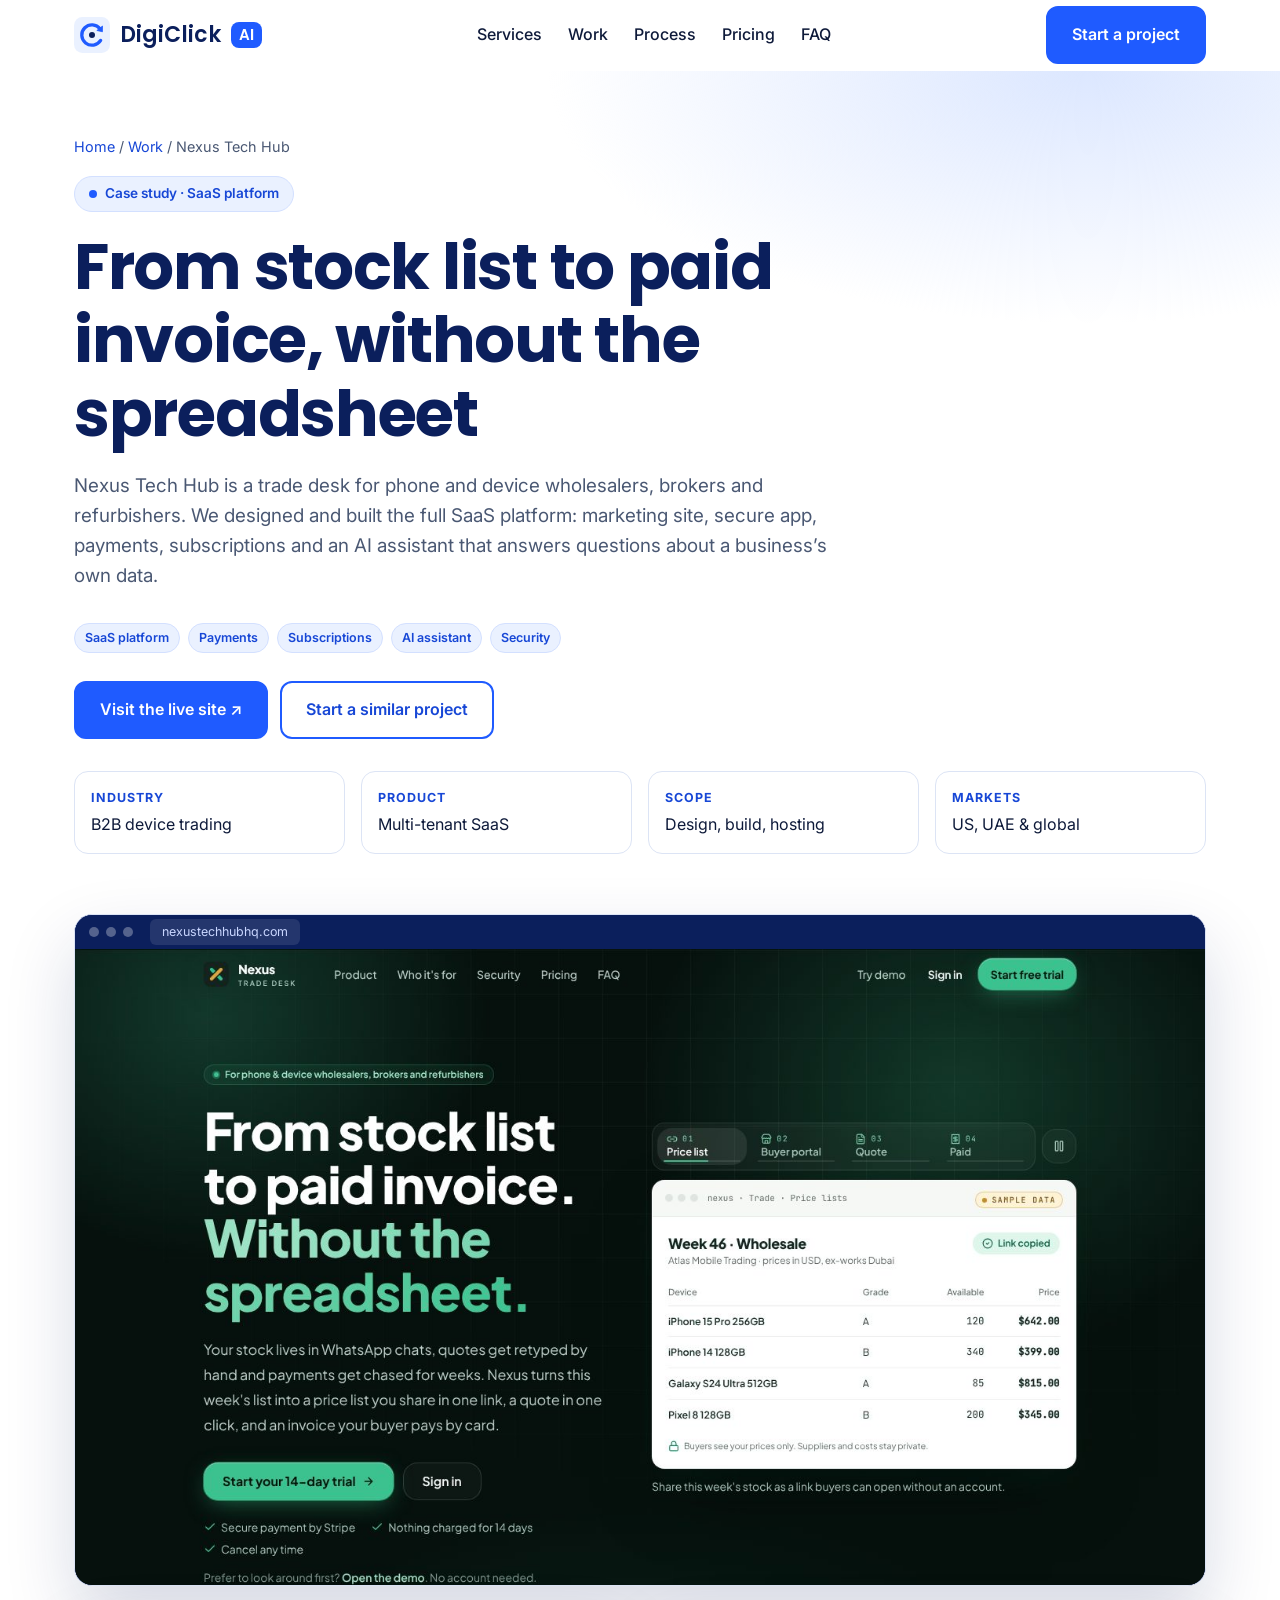
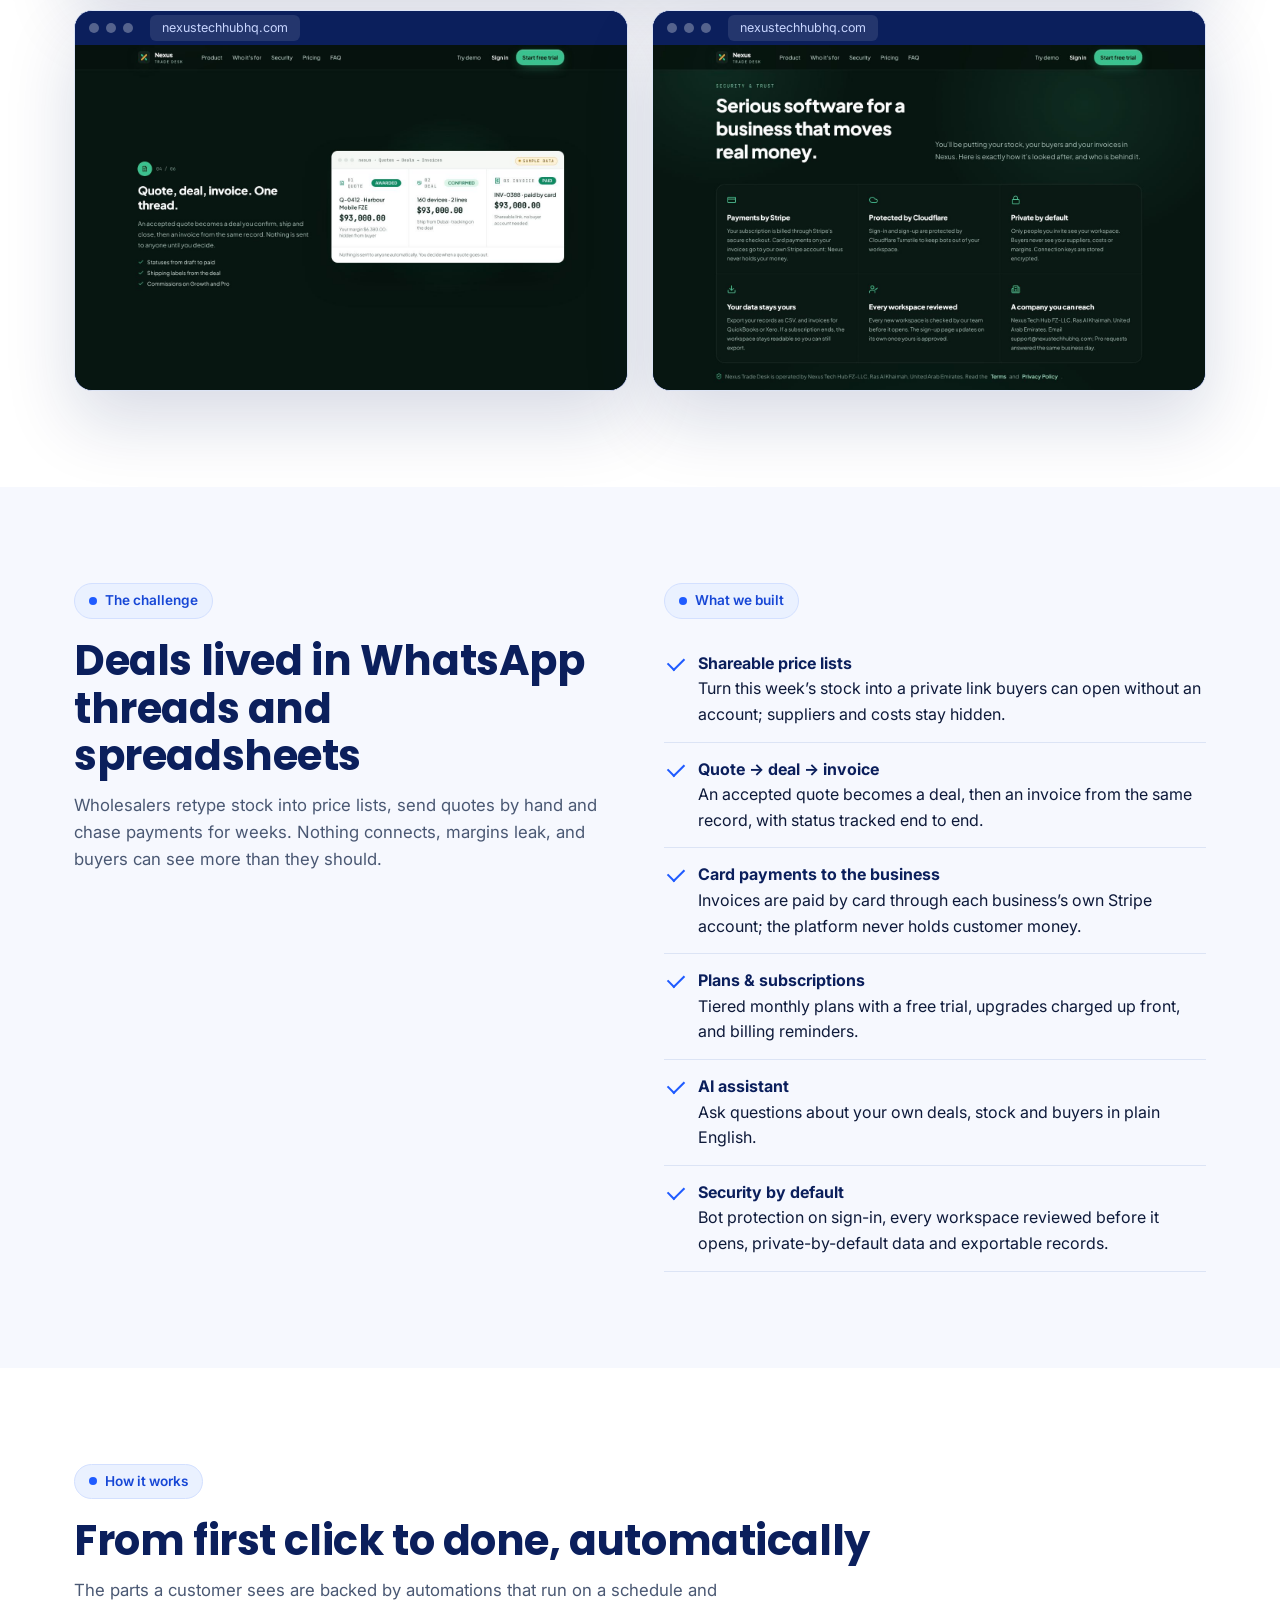
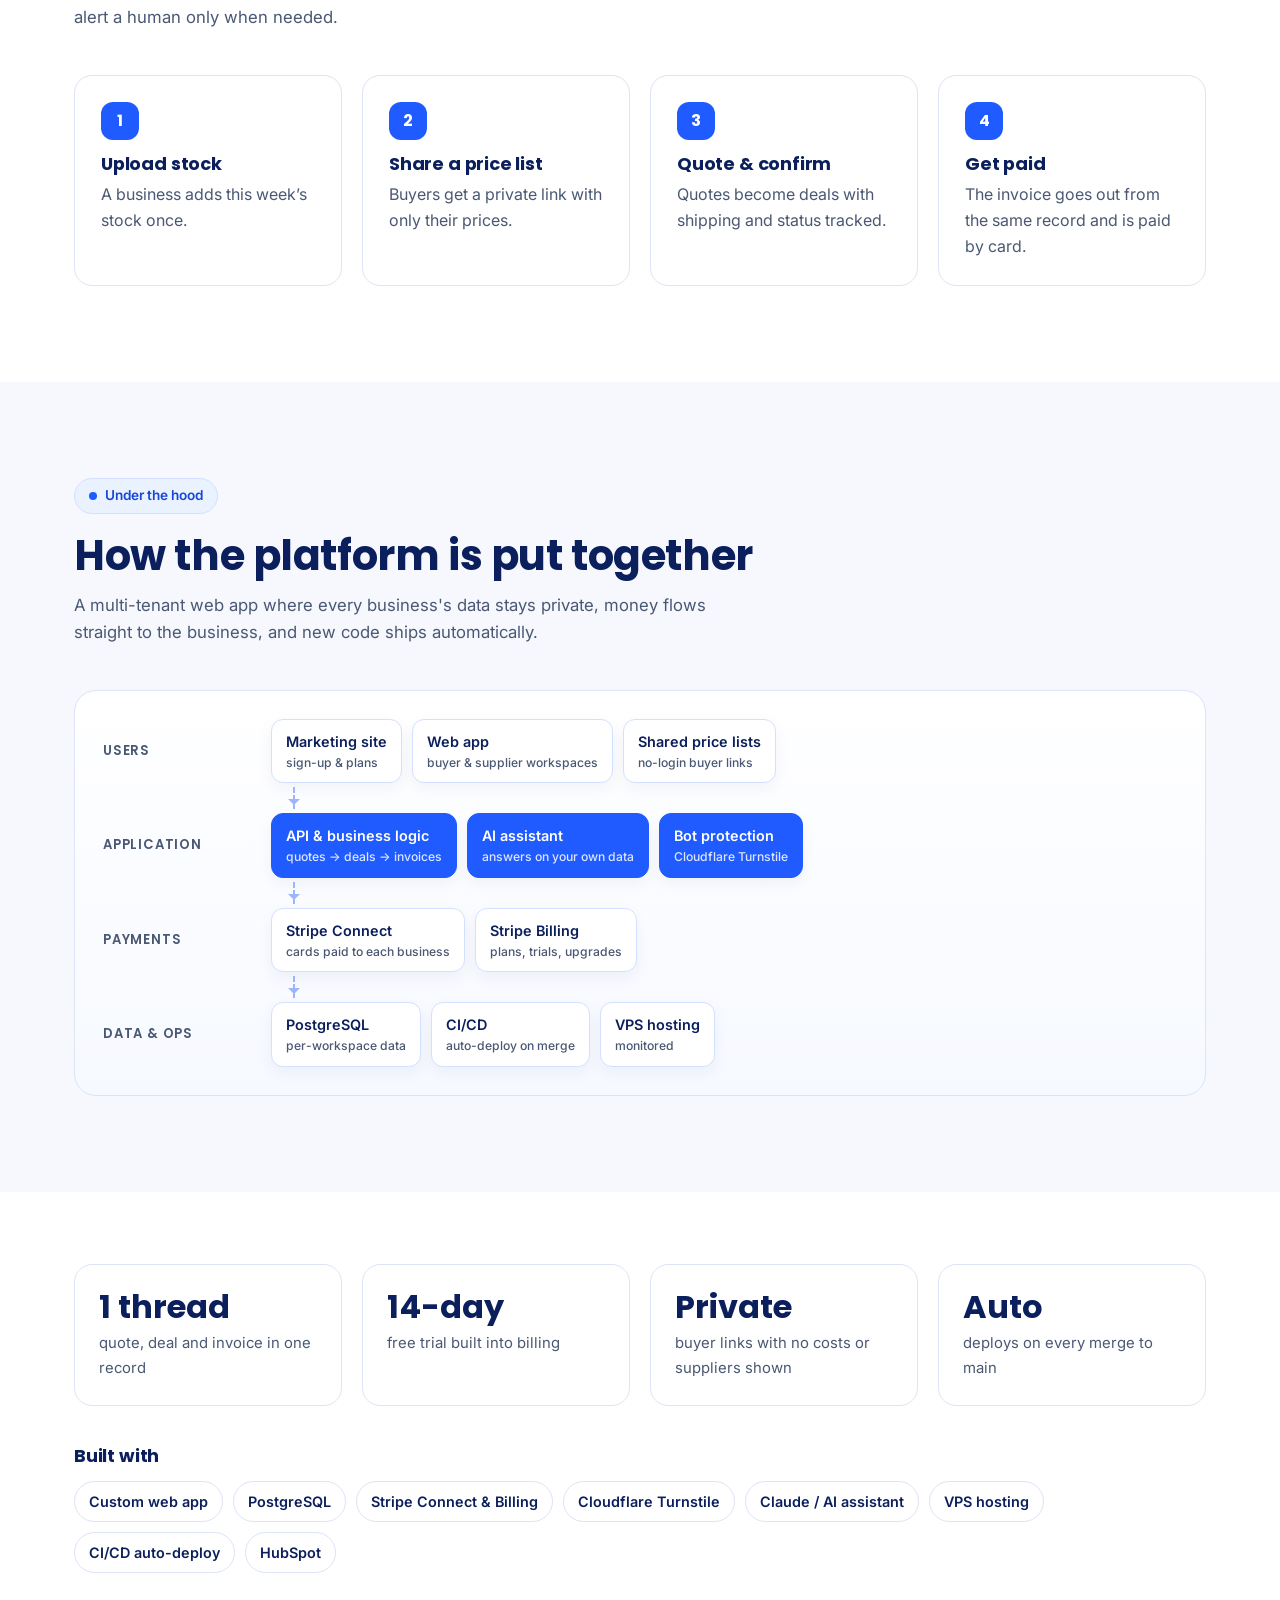
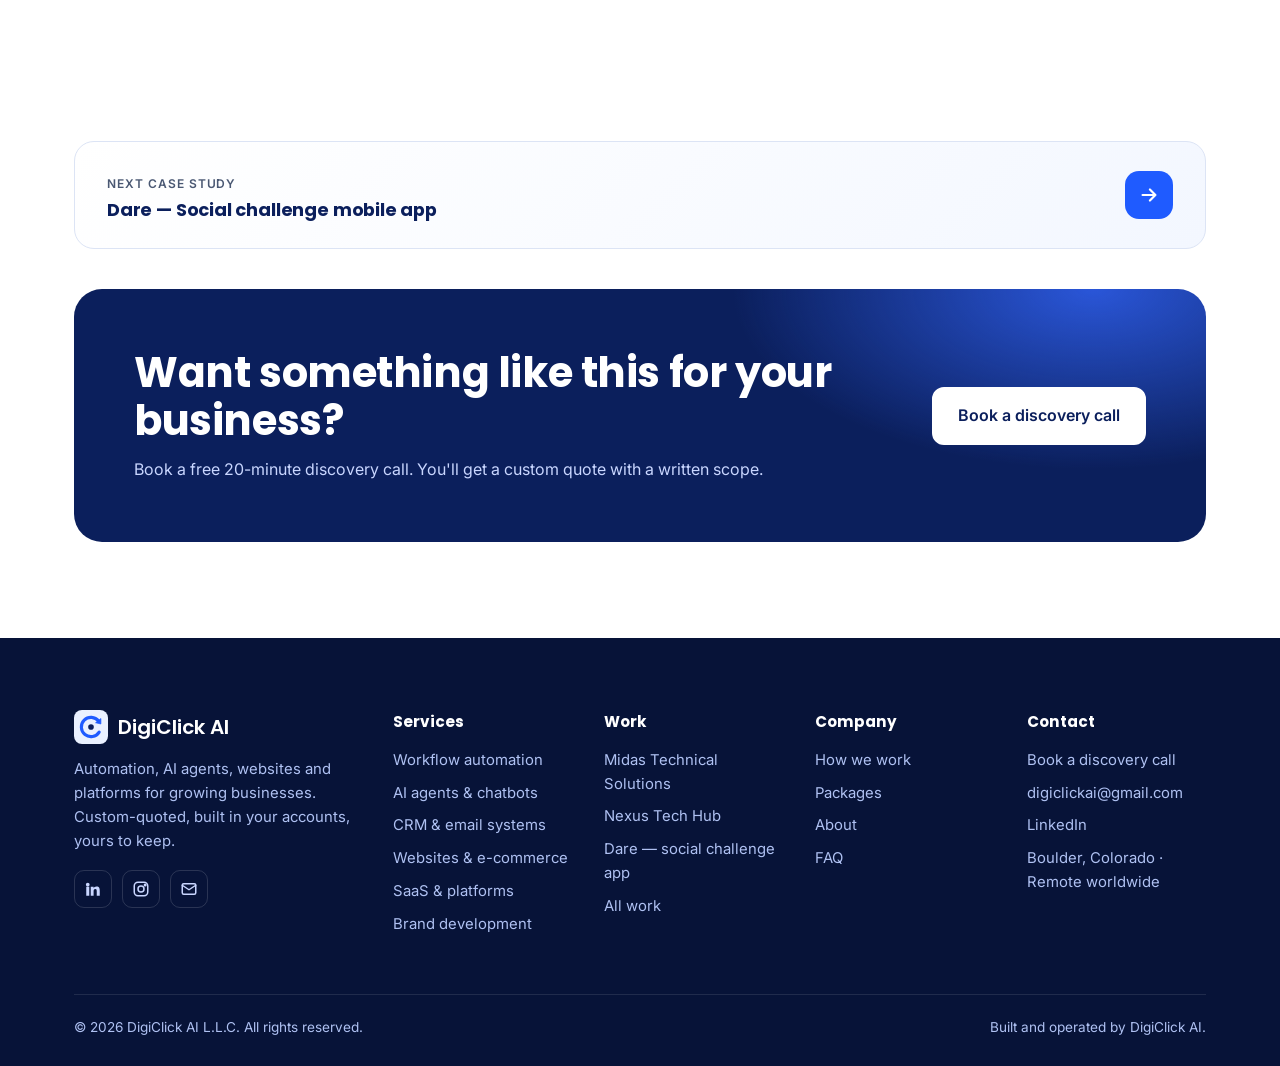
<file: work/nexus.html>
<!doctype html>
<html lang="en">
<head>
<meta charset="utf-8">
<meta name="viewport" content="width=device-width, initial-scale=1">
<title>Nexus Tech Hub — Case study | DigiClick AI</title>
<meta name="description" content="How DigiClick AI built Nexus, a B2B trade platform for device wholesalers: price lists, quotes, deals and card-paid invoices in one thread, with subscriptions and an AI assistant.">
<meta property="og:title" content="Nexus Tech Hub — DigiClick AI case study">
<meta property="og:description" content="How DigiClick AI built Nexus, a B2B trade platform for device wholesalers: price lists, quotes, deals and card-paid invoices in one thread, with subscriptions and an AI assistant.">
<meta property="og:image" content="https://digiclickai.github.io/work-nexus.jpg">
<meta name="theme-color" content="#0B1F5C">
<link rel="icon" href="../favicon.svg" type="image/svg+xml">
<link rel="preconnect" href="https://fonts.googleapis.com"><link rel="preconnect" href="https://fonts.gstatic.com" crossorigin>
<link href="https://fonts.googleapis.com/css2?family=Poppins:wght@500;600;700&family=Inter:wght@400;500;600&display=swap" rel="stylesheet">
<!-- Google tag (GA4) -->
<script async src="https://www.googletagmanager.com/gtm.js?id=GTM-KW5C7RM7"></script>
<script>
  window.dataLayer = window.dataLayer || [];
  function gtag(){dataLayer.push(arguments);}
  gtag('js', new Date());
</script>
<link rel="stylesheet" href="../styles.css">
</head>
<body>
<header id="hdr">
 <div class="wrap nav">
  <a class="brand" href="../" aria-label="DigiClick AI home">
   <svg width="36" height="36" viewBox="0 0 120 120" aria-hidden="true"><rect width="120" height="120" rx="28" fill="#EAF1FF"/><path d="M86.8 39.1 A34 34 0 1 0 88.8 78.0" fill="none" stroke="#1F5BFF" stroke-width="11" stroke-linecap="round"/><path d="M95.0 30.1 L94.8 49.3 L76.1 44.9 Z" fill="#1F5BFF" stroke="#1F5BFF" stroke-width="2.5" stroke-linejoin="round"/><circle cx="60" cy="60" r="10" fill="#0B1F5C"/></svg>
   DigiClick <span class="pill">AI</span>
  </a>
  <nav aria-label="Main"><ul><li><a href="../#services">Services</a></li><li><a href="../work/">Work</a></li><li><a href="../#process">Process</a></li><li><a href="../#pricing">Pricing</a></li><li><a href="../#faq">FAQ</a></li></ul></nav>
  <a class="btn" href="../#contact">Start a project</a>
 </div>
</header>
<main>
<section class="case-hero">
 <div class="wrap">
  <div class="crumb"><a href="../">Home</a> / <a href="../work/">Work</a> / Nexus Tech Hub</div>
  <span class="eyebrow"><i></i> Case study · SaaS platform</span>
  <h1 style="max-width:900px">From stock list to paid invoice, without the spreadsheet</h1>
  <p class="lead" style="max-width:760px">Nexus Tech Hub is a trade desk for phone and device wholesalers, brokers and refurbishers. We designed and built the full SaaS platform: marketing site, secure app, payments, subscriptions and an AI assistant that answers questions about a business’s own data.</p>
  <div class="tags light" style="margin:6px 0 28px"><span>SaaS platform</span><span>Payments</span><span>Subscriptions</span><span>AI assistant</span><span>Security</span></div>
  <div class="ctas"><a class="btn" href="https://nexustechhubhq.com" target="_blank" rel="noopener">Visit the live site ↗</a><a class="btn ghost" href="../#contact">Start a similar project</a></div>
  <div class="meta"><div><b>Industry</b>B2B device trading</div><div><b>Product</b>Multi-tenant SaaS</div><div><b>Scope</b>Design, build, hosting</div><div><b>Markets</b>US, UAE & global</div></div>
 </div>
</section>
<section style="padding-top:20px">
 <div class="wrap">
  <div class="frame reveal"><div class="bar"><i></i><i></i><i></i><em>nexustechhubhq.com</em></div><img src="../work-nexus.jpg" alt="Nexus marketing site hero"></div>
  <div class="gallery"><div class="frame reveal"><div class="bar"><i></i><i></i><i></i><em>nexustechhubhq.com</em></div><img src="../work-nexus-2.jpg" alt="Nexus quote, deal and invoice flow" loading="lazy"></div><div class="frame reveal"><div class="bar"><i></i><i></i><i></i><em>nexustechhubhq.com</em></div><img src="../work-nexus-3.jpg" alt="Nexus security and trust section" loading="lazy"></div></div>
 </div>
</section>
<section class="alt">
 <div class="wrap two">
  <div><span class="eyebrow reveal"><i></i> The challenge</span><h2 class="reveal">Deals lived in WhatsApp threads and spreadsheets</h2><p class="sub reveal" style="margin-bottom:0">Wholesalers retype stock into price lists, send quotes by hand and chase payments for weeks. Nothing connects, margins leak, and buyers can see more than they should.</p></div>
  <div><span class="eyebrow reveal"><i></i> What we built</span><ul class="list"><li class="reveal"><b>Shareable price lists</b><br>Turn this week’s stock into a private link buyers can open without an account; suppliers and costs stay hidden.</li><li class="reveal"><b>Quote → deal → invoice</b><br>An accepted quote becomes a deal, then an invoice from the same record, with status tracked end to end.</li><li class="reveal"><b>Card payments to the business</b><br>Invoices are paid by card through each business’s own Stripe account; the platform never holds customer money.</li><li class="reveal"><b>Plans & subscriptions</b><br>Tiered monthly plans with a free trial, upgrades charged up front, and billing reminders.</li><li class="reveal"><b>AI assistant</b><br>Ask questions about your own deals, stock and buyers in plain English.</li><li class="reveal"><b>Security by default</b><br>Bot protection on sign-in, every workspace reviewed before it opens, private-by-default data and exportable records.</li></ul></div>
 </div>
</section>
<section>
 <div class="wrap">
  <span class="eyebrow reveal"><i></i> How it works</span>
  <h2 class="reveal">From first click to done, automatically</h2>
  <p class="sub reveal">The parts a customer sees are backed by automations that run on a schedule and alert a human only when needed.</p>
  <ol class="steps"><li class="reveal"><h3>Upload stock</h3><p>A business adds this week’s stock once.</p></li><li class="reveal"><h3>Share a price list</h3><p>Buyers get a private link with only their prices.</p></li><li class="reveal"><h3>Quote & confirm</h3><p>Quotes become deals with shipping and status tracked.</p></li><li class="reveal"><h3>Get paid</h3><p>The invoice goes out from the same record and is paid by card.</p></li></ol>
 </div>
</section>
<section class="alt" id="backend">
 <div class="wrap">
  <span class="eyebrow reveal"><i></i> Under the hood</span>
  <h2 class="reveal">How the platform is put together</h2>
  <p class="sub reveal">A multi-tenant web app where every business's data stays private, money flows straight to the business, and new code ships automatically.</p>
  <div class="arch reveal">
<div class="layer"><b>Users</b><div class="chips"><span>Marketing site<small>sign-up & plans</small></span><span>Web app<small>buyer & supplier workspaces</small></span><span>Shared price lists<small>no-login buyer links</small></span></div></div>
<div class="down"></div>
<div class="layer hub"><b>Application</b><div class="chips"><span>API & business logic<small>quotes → deals → invoices</small></span><span>AI assistant<small>answers on your own data</small></span><span>Bot protection<small>Cloudflare Turnstile</small></span></div></div>
<div class="down"></div>
<div class="layer"><b>Payments</b><div class="chips"><span>Stripe Connect<small>cards paid to each business</small></span><span>Stripe Billing<small>plans, trials, upgrades</small></span></div></div>
<div class="down"></div>
<div class="layer"><b>Data & ops</b><div class="chips"><span>PostgreSQL<small>per-workspace data</small></span><span>CI/CD<small>auto-deploy on merge</small></span><span>VPS hosting<small>monitored</small></span></div></div>
</div>
 </div>
</section>
<section style="padding-top:72px;padding-bottom:72px">
 <div class="wrap">
  <div class="stats"><div class="stat reveal"><b>1 thread</b><span>quote, deal and invoice in one record</span></div><div class="stat reveal"><b>14-day</b><span>free trial built into billing</span></div><div class="stat reveal"><b>Private</b><span>buyer links with no costs or suppliers shown</span></div><div class="stat reveal"><b>Auto</b><span>deploys on every merge to main</span></div></div>
  <h3 class="reveal" style="margin:40px 0 14px">Built with</h3>
  <div class="stack reveal"><span>Custom web app</span><span>PostgreSQL</span><span>Stripe Connect & Billing</span><span>Cloudflare Turnstile</span><span>Claude / AI assistant</span><span>VPS hosting</span><span>CI/CD auto-deploy</span><span>HubSpot</span></div>
 </div>
</section>
<section>
 <div class="wrap">
  <a class="next reveal" href="dare.html"><div><small>Next case study</small><h3>Dare — Social challenge mobile app</h3></div><span class="arrow"><svg width="22" height="22" viewBox="0 0 24 24" fill="none" stroke="#fff" stroke-width="2.4" stroke-linecap="round" stroke-linejoin="round"><path d="M5 12h14M13 6l6 6-6 6"/></svg></span></a>
  <div class="contact reveal" style="margin-top:40px;grid-template-columns:1fr auto">
   <div><h2>Want something like this for your business?</h2><p style="margin:0">Book a free 20-minute discovery call. You'll get a custom quote with a written scope.</p></div>
   <a class="btn" style="background:#fff;color:var(--deep);border-color:#fff" href="../#contact">Book a discovery call</a>
  </div>
 </div>
</section>
</main>
<footer class="footer">
 <div class="wrap">
  <div class="fgrid">
   <div>
    <div class="fbrand"><svg width="34" height="34" viewBox="0 0 120 120" aria-hidden="true"><rect width="120" height="120" rx="28" fill="#EAF1FF"/><path d="M86.8 39.1 A34 34 0 1 0 88.8 78.0" fill="none" stroke="#1F5BFF" stroke-width="11" stroke-linecap="round"/><path d="M95.0 30.1 L94.8 49.3 L76.1 44.9 Z" fill="#1F5BFF" stroke="#1F5BFF" stroke-width="2.5" stroke-linejoin="round"/><circle cx="60" cy="60" r="10" fill="#0B1F5C"/></svg>DigiClick AI</div>
    <p>Automation, AI agents, websites and platforms for growing businesses. Custom-quoted, built in your accounts, yours to keep.</p>
    <div class="social">
     <a href="https://www.linkedin.com/company/digiclick-ai/" target="_blank" rel="noopener" aria-label="LinkedIn"><svg width="18" height="18" viewBox="0 0 24 24" fill="#C9D6FF"><path d="M4.98 3.5a2.5 2.5 0 1 1 0 5 2.5 2.5 0 0 1 0-5zM3 9h4v12H3zM9 9h3.8v1.7h.05c.53-1 1.83-2.05 3.77-2.05C20.6 8.65 21 11.2 21 14.5V21h-4v-5.8c0-1.4-.03-3.2-1.95-3.2-1.95 0-2.25 1.52-2.25 3.1V21H9z"/></svg></a>
     <a href="https://www.instagram.com/digiclickai/" target="_blank" rel="noopener" aria-label="Instagram"><svg width="18" height="18" viewBox="0 0 24 24" fill="none" stroke="#C9D6FF" stroke-width="2"><rect x="3" y="3" width="18" height="18" rx="5"/><circle cx="12" cy="12" r="4"/><circle cx="17.5" cy="6.5" r="1" fill="#C9D6FF"/></svg></a>
     <a href="mailto:digiclickai@gmail.com" aria-label="Email"><svg width="18" height="18" viewBox="0 0 24 24" fill="none" stroke="#C9D6FF" stroke-width="2" stroke-linecap="round" stroke-linejoin="round"><rect x="3" y="5" width="18" height="14" rx="2"/><path d="m3 7 9 6 9-6"/></svg></a>
    </div>
   </div>
   <div><h4>Services</h4><ul><li><a href="../#services">Workflow automation</a></li><li><a href="../#services">AI agents &amp; chatbots</a></li><li><a href="../#services">CRM &amp; email systems</a></li><li><a href="../#services">Websites &amp; e-commerce</a></li><li><a href="../#services">SaaS &amp; platforms</a></li><li><a href="../#services">Brand development</a></li></ul></div>
   <div><h4>Work</h4><ul><li><a href="../work/midas.html">Midas Technical Solutions</a></li><li><a href="../work/nexus.html">Nexus Tech Hub</a></li><li><a href="../work/dare.html">Dare — social challenge app</a></li><li><a href="../work/">All work</a></li></ul></div>
   <div><h4>Company</h4><ul><li><a href="../#process">How we work</a></li><li><a href="../#pricing">Packages</a></li><li><a href="../#about">About</a></li><li><a href="../#faq">FAQ</a></li></ul></div>
   <div><h4>Contact</h4><ul><li><a href="../#contact">Book a discovery call</a></li><li><a href="mailto:digiclickai@gmail.com">digiclickai@gmail.com</a></li><li><a href="https://www.linkedin.com/company/digiclick-ai/" target="_blank" rel="noopener">LinkedIn</a></li><li>Boulder, Colorado · Remote worldwide</li></ul></div>
  </div>
  <div class="fbottom"><span>© 2026 DigiClick AI L.L.C. All rights reserved.</span><span>Built and operated by DigiClick AI.</span></div>
 </div>
</footer>
<script>
(function(){var h=document.getElementById('hdr');addEventListener('scroll',function(){h.classList.toggle('scrolled',scrollY>8)},{passive:true});
var els=document.querySelectorAll('.reveal');if('IntersectionObserver' in window){var io=new IntersectionObserver(function(es){es.forEach(function(e){if(e.isIntersecting){e.target.classList.add('in');io.unobserve(e.target)}})},{threshold:.12});els.forEach(function(el){io.observe(el)})}else els.forEach(function(el){el.classList.add('in')});})();
</script>
<!--Start of Tawk.to Script-->
<script>
var Tawk_API=Tawk_API||{}, Tawk_LoadStart=new Date();
(function(){var s1=document.createElement("script"),s0=document.getElementsByTagName("script")[0];s1.async=true;s1.src='https://embed.tawk.to/6affb40001b60a3cc4c5d431/1k7rde8mf';s1.charset='UTF-8';s1.setAttribute('crossorigin','*');s0.parentNode.insertBefore(s1,s0);})();
</script>
<!--End of Tawk.to Script-->
<script>
/* GA4 lead tracking */
document.addEventListener('click',function(e){
  var a=e.target.closest('a,button'); if(!a||typeof gtag!=='function') return;
  var h=(a.getAttribute('href')||'');
  if(h.indexOf('mailto:')===0) gtag('event','contact_email',{link_url:h});
  else if(/linkedin|instagram/.test(h)) gtag('event','social_click',{link_url:h});
  else if(a.dataset.plan) gtag('event','select_package',{package:a.dataset.plan});
  else if(/discovery|book a call|get a quote/i.test(a.textContent)) gtag('event','cta_click',{label:a.textContent.trim().slice(0,60)});
});
document.addEventListener('submit',function(e){
  if(typeof gtag==='function') gtag('event','generate_lead',{form_id:e.target.id||'lead',method:'contact_form'});
},true);
</script>
</body>
</html>
</file>
<file: styles.css>
:root{--blue:#1F5BFF;--blue-dark:#1747D6;--sky:#5B8CFF;--light:#EAF1FF;--deep:#0B1F5C;--night:#071338;--ink:#0E1A3A;--muted:#4A5873;--line:#DCE4F5;--r:18px}
*{box-sizing:border-box}
html{scroll-behavior:smooth}
body{margin:0;font-family:Inter,system-ui,sans-serif;color:var(--ink);background:#fff;line-height:1.6;-webkit-font-smoothing:antialiased}
a{color:var(--blue-dark)}
img,svg{max-width:100%}
.wrap{max-width:1180px;margin:0 auto;padding:0 24px}
h1,h2,h3{font-family:Poppins,sans-serif;color:var(--deep);line-height:1.15;letter-spacing:-.01em}
h1{font-size:clamp(2.4rem,5.4vw,4rem);margin:0 0 20px;letter-spacing:-.02em}
h2{font-size:clamp(1.8rem,3.6vw,2.6rem);margin:0 0 12px}
h3{font-size:1.12rem;margin:0 0 8px}
.eyebrow{display:inline-flex;align-items:center;gap:8px;font-weight:600;font-size:.85rem;color:var(--blue-dark);background:var(--light);border:1px solid #D3E0FF;border-radius:999px;padding:6px 14px;margin-bottom:18px}
.eyebrow i{width:8px;height:8px;border-radius:50%;background:var(--blue);animation:ping 2s infinite}
@keyframes ping{0%{box-shadow:0 0 0 0 rgba(31,91,255,.45)}80%,100%{box-shadow:0 0 0 10px rgba(31,91,255,0)}}
.sub{color:var(--muted);max-width:660px;margin:0 0 44px;font-size:1.05rem}
section{padding:96px 0;position:relative}
.alt{background:#F6F8FE}
.btn{display:inline-flex;align-items:center;justify-content:center;gap:8px;background:var(--blue);color:#fff;text-decoration:none;font-weight:600;font-size:1rem;padding:14px 24px;border-radius:12px;min-height:46px;border:2px solid var(--blue);cursor:pointer;transition:transform .2s,box-shadow .2s,background .2s}
.btn:hover{background:var(--blue-dark);border-color:var(--blue-dark);color:#fff;transform:translateY(-2px);box-shadow:0 10px 24px rgba(31,91,255,.28)}
.btn.ghost{background:#fff;color:var(--blue-dark)}
.btn.ghost:hover{background:var(--light);color:var(--blue-dark)}
header{position:sticky;top:0;background:rgba(255,255,255,.88);backdrop-filter:saturate(1.4) blur(10px);border-bottom:1px solid transparent;z-index:20;transition:border-color .3s,box-shadow .3s}
header.scrolled{border-color:var(--line);box-shadow:0 6px 24px rgba(11,31,92,.06)}
.nav{display:flex;align-items:center;justify-content:space-between;height:70px;gap:16px}
.brand{display:flex;align-items:center;gap:10px;text-decoration:none;color:var(--deep);font-family:Poppins,sans-serif;font-weight:600;font-size:22px}
.pill{background:var(--blue);color:#fff;border-radius:8px;padding:0 8px;font-size:15px;line-height:26px}
nav ul{display:flex;gap:26px;list-style:none;margin:0;padding:0}
nav a{color:var(--ink);text-decoration:none;font-weight:500;position:relative}
nav a::after{content:"";position:absolute;left:0;bottom:-4px;height:2px;width:0;background:var(--blue);transition:width .25s}
nav a:hover::after{width:100%}
.hero{padding:84px 0 80px;overflow:hidden;background:radial-gradient(900px 420px at 85% 10%,#DCE7FF 0,transparent 60%),radial-gradient(700px 380px at 0% 100%,#EEF3FF 0,transparent 60%),#fff}
.hero-grid{display:grid;grid-template-columns:1.1fr 1fr;gap:56px;align-items:center}
.lead{font-size:1.18rem;color:var(--muted);max-width:560px;margin:0 0 32px}
.ctas{display:flex;gap:12px;flex-wrap:wrap}
.proof{display:flex;gap:22px;flex-wrap:wrap;margin-top:34px;color:var(--deep);font-weight:600;font-size:.93rem}
.proof span{display:flex;align-items:center;gap:8px}
.grad{background:linear-gradient(90deg,var(--blue),#5B8CFF 60%,var(--deep));-webkit-background-clip:text;background-clip:text;color:transparent}
.flow{position:relative;aspect-ratio:1/1;max-width:520px;margin-left:auto;width:100%}
.flow svg.lines{position:absolute;inset:0;width:100%;height:100%}
.flow .dash{stroke-dasharray:6 10;animation:dash 1.4s linear infinite}
@keyframes dash{to{stroke-dashoffset:-32}}
.node{position:absolute;background:#fff;border:1px solid var(--line);border-radius:14px;padding:12px 14px;box-shadow:0 14px 34px rgba(11,31,92,.10);display:flex;gap:10px;align-items:center;font-size:.9rem;font-weight:600;color:var(--deep);white-space:nowrap;animation:float 6s ease-in-out infinite}
.node small{display:block;font-weight:500;color:var(--muted);font-size:.78rem}
.node .ic{width:34px;height:34px;border-radius:10px;background:var(--light);display:grid;place-items:center;flex:none}
@keyframes float{0%,100%{transform:translateY(0)}50%{transform:translateY(-8px)}}
.n1{left:0;top:6%}.n2{right:0;top:18%;animation-delay:-1.5s}.n3{left:4%;bottom:16%;animation-delay:-3s}.n4{right:2%;bottom:4%;animation-delay:-4.5s}
.core{position:absolute;left:50%;top:50%;transform:translate(-50%,-50%);width:150px;height:150px;border-radius:36px;background:linear-gradient(145deg,#fff,var(--light));border:1px solid #D3E0FF;display:grid;place-items:center;box-shadow:0 24px 60px rgba(31,91,255,.22)}
.core::before{content:"";position:absolute;inset:-14px;border-radius:44px;border:2px dashed #C7D7FF;animation:spin 24s linear infinite}
@keyframes spin{to{transform:rotate(360deg)}}
.core svg{animation:pulse 3.2s ease-in-out infinite}
@keyframes pulse{0%,100%{transform:scale(1)}50%{transform:scale(1.05)}}
.status{position:absolute;left:50%;bottom:-6%;transform:translateX(-50%);background:var(--deep);color:#fff;border-radius:999px;padding:8px 16px;font-size:.82rem;font-weight:600;display:flex;gap:8px;align-items:center;white-space:nowrap}
.status i{width:8px;height:8px;border-radius:50%;background:#7CF0B4}
.marquee{border-top:1px solid var(--line);border-bottom:1px solid var(--line);background:#fff;overflow:hidden;padding:18px 0}
.marquee p{text-align:center;margin:0 0 10px;color:var(--muted);font-size:.8rem;font-weight:600;letter-spacing:.08em;text-transform:uppercase}
.track{display:flex;gap:48px;width:max-content;animation:scroll 38s linear infinite}
.track span{font-family:Poppins,sans-serif;font-weight:600;color:#8A99BD;font-size:1.05rem;white-space:nowrap}
@keyframes scroll{to{transform:translateX(-50%)}}
.stats{display:grid;grid-template-columns:repeat(4,1fr);gap:20px}
.stat{border:1px solid var(--line);border-radius:var(--r);padding:24px;background:#fff}
.stat b{display:block;font-family:Poppins,sans-serif;font-size:2rem;color:var(--deep);line-height:1.1;margin-bottom:6px}
.stat span{color:var(--muted);font-size:.93rem}
.grid{display:grid;grid-template-columns:repeat(3,1fr);gap:20px}
.card{border:1px solid var(--line);border-radius:var(--r);padding:28px;background:#fff;transition:transform .25s,box-shadow .25s,border-color .25s}
.card:hover{transform:translateY(-4px);box-shadow:0 18px 40px rgba(11,31,92,.10);border-color:#C7D7FF}
.card p{margin:0;color:var(--muted)}
.card ul{margin:14px 0 0;padding:0;list-style:none;font-size:.92rem}
.card li{padding:3px 0 3px 18px;position:relative}
.card li::before{content:"";position:absolute;left:0;top:11px;width:7px;height:7px;border-radius:2px;background:var(--blue)}
.icon{width:46px;height:46px;border-radius:13px;background:var(--light);display:flex;align-items:center;justify-content:center;margin-bottom:16px}
.metric{display:block;font-family:Poppins,sans-serif;color:var(--blue-dark);font-size:.78rem;font-weight:600;margin-bottom:8px;text-transform:uppercase;letter-spacing:.08em}
.dark{background:linear-gradient(180deg,var(--night),var(--deep));color:#C9D6FF}
.dark h2,.dark h3{color:#fff}
.dark .sub{color:#AFC1F2}
.dark .eyebrow{background:rgba(255,255,255,.08);border-color:rgba(255,255,255,.16);color:#fff}
.work{display:grid;grid-template-columns:1fr 1fr;gap:24px}
.case{background:rgba(255,255,255,.04);border:1px solid rgba(255,255,255,.12);border-radius:22px;overflow:hidden;transition:transform .3s,border-color .3s}
.case:hover{transform:translateY(-4px);border-color:rgba(124,160,255,.6)}
.shot{background:#0E2470;border-bottom:1px solid rgba(255,255,255,.1);aspect-ratio:16/9;overflow:hidden}
.shot .bar{height:30px;background:rgba(255,255,255,.07);display:flex;align-items:center;gap:6px;padding:0 12px}
.shot .bar i{width:9px;height:9px;border-radius:50%;background:rgba(255,255,255,.3)}
.shot .bar em{margin-left:10px;font-style:normal;font-size:.75rem;color:#AFC1F2;background:rgba(255,255,255,.08);padding:2px 10px;border-radius:6px}
.shot img{display:block;width:100%;height:calc(100% - 30px);object-fit:cover;object-position:top}
.case .body{padding:26px}
.case p{margin:0 0 14px;color:#C9D6FF}
.tags{display:flex;flex-wrap:wrap;gap:8px;margin-bottom:16px}
.tags span{font-size:.78rem;font-weight:600;color:#fff;background:rgba(91,140,255,.18);border:1px solid rgba(91,140,255,.35);padding:4px 10px;border-radius:999px}
.case a{color:#fff;font-weight:600;text-decoration:none}
.case a:hover{text-decoration:underline}
.ops{display:grid;grid-template-columns:repeat(4,1fr);gap:16px;margin-top:28px}
.op{border:1px solid rgba(255,255,255,.12);border-radius:16px;padding:20px;background:rgba(255,255,255,.03)}
.op h3{font-size:1rem}
.op p{margin:0;font-size:.9rem;color:#AFC1F2}
.op .metric{color:#8FB0FF}
.steps{counter-reset:s;display:grid;grid-template-columns:repeat(4,1fr);gap:20px;list-style:none;padding:0;margin:0}
.steps li{counter-increment:s;background:#fff;border:1px solid var(--line);border-radius:var(--r);padding:26px}
.steps li::before{content:counter(s);display:inline-flex;width:38px;height:38px;border-radius:12px;background:var(--blue);color:#fff;font-weight:700;font-family:Poppins,sans-serif;align-items:center;justify-content:center;margin-bottom:14px}
.steps p{margin:0;color:var(--muted)}
.steps small{display:block;margin-top:10px;color:var(--blue-dark);font-weight:600}
.price-grid{display:grid;grid-template-columns:repeat(4,1fr);gap:20px;align-items:stretch}
.plan{border:1px solid var(--line);border-radius:20px;padding:28px;background:#fff;display:flex;flex-direction:column;transition:transform .25s,box-shadow .25s}
.plan:hover{transform:translateY(-4px);box-shadow:0 18px 40px rgba(11,31,92,.10)}
.plan.feature{border:2px solid var(--blue);box-shadow:0 18px 44px rgba(31,91,255,.18)}
.tag{display:inline-block;align-self:flex-start;background:var(--light);color:var(--blue-dark);font-weight:600;font-size:.78rem;padding:4px 10px;border-radius:999px;margin-bottom:12px}
.feature .tag{background:var(--blue);color:#fff}
.price{font-family:Poppins,sans-serif;font-size:2.1rem;color:var(--deep);font-weight:700;margin:6px 0 0;white-space:nowrap}
.unit{color:var(--muted);font-size:.88rem;font-weight:500;margin:0 0 12px}
.plan .for{color:var(--muted);margin:0 0 16px;font-size:.93rem}
.plan ul{padding:0;margin:0 0 24px;list-style:none;flex:1}
.plan li{padding:6px 0 6px 26px;position:relative;font-size:.93rem}
.plan li::before{content:"";position:absolute;left:4px;top:13px;width:10px;height:6px;border-left:2px solid var(--blue);border-bottom:2px solid var(--blue);transform:rotate(-45deg)}
.plan .btn{width:100%}
.paybox{margin-top:28px;display:grid;grid-template-columns:auto 1fr;gap:20px;align-items:center;border:1px dashed #C7D7FF;background:#fff;border-radius:18px;padding:22px 26px}
.paybox p{margin:0;color:var(--muted)}
.paybox b{color:var(--deep)}
.note{color:var(--muted);font-size:.88rem;margin-top:18px}
.founder{display:grid;grid-template-columns:auto 1fr;gap:36px;align-items:center;border:1px solid var(--line);border-radius:24px;padding:40px;background:linear-gradient(135deg,#fff,#F3F7FF)}
.founder p{color:var(--muted);margin:0 0 12px}
.values{display:grid;grid-template-columns:repeat(5,1fr);gap:14px;margin-top:28px}
.value{border:1px solid var(--line);border-radius:16px;padding:18px;background:#fff}
.value b{display:block;color:var(--deep);font-family:Poppins,sans-serif;font-size:.98rem;margin-bottom:4px}
.value span{color:var(--muted);font-size:.88rem}
.faq{max-width:860px}
details{border:1px solid var(--line);border-radius:14px;padding:18px 22px;background:#fff;margin-bottom:12px;transition:box-shadow .2s}
details[open]{box-shadow:0 10px 28px rgba(11,31,92,.07)}
summary{cursor:pointer;font-weight:600;color:var(--deep);list-style:none}
summary::-webkit-details-marker{display:none}
summary::after{content:"+";float:right;color:var(--blue);font-size:1.3rem;line-height:1;transition:transform .2s}
details[open] summary::after{transform:rotate(45deg)}
details p{color:var(--muted);margin:12px 0 0}
.contact{background:radial-gradient(600px 300px at 90% 0%,#2A56D8 0,transparent 60%),var(--deep);color:#fff;border-radius:28px;padding:60px;display:grid;grid-template-columns:1.2fr 1fr;gap:40px;align-items:center}
.contact h2{color:#fff}
.contact p{color:#C9D6FF;margin:0 0 20px}
.contact .eyebrow{background:rgba(255,255,255,.1);border-color:rgba(255,255,255,.2);color:#fff}
.form{background:#fff;border-radius:20px;padding:26px;color:var(--ink)}
.form label{display:block;font-weight:600;font-size:.88rem;color:var(--deep);margin:0 0 6px}
.form input,.form select,.form textarea{width:100%;font:inherit;border:1px solid var(--line);border-radius:10px;padding:11px 12px;margin-bottom:14px;background:#FAFBFF}
.form input:focus,.form select:focus,.form textarea:focus{outline:2px solid var(--blue);border-color:var(--blue);background:#fff}
.form .btn{width:100%}
.form small{display:block;color:var(--muted);margin-top:10px;font-size:.8rem;text-align:center}
footer{padding:44px 0;color:var(--muted);font-size:.93rem;border-top:1px solid var(--line)}
.foot{display:flex;justify-content:space-between;gap:16px;flex-wrap:wrap;align-items:center}
.foot a{text-decoration:none}
.reveal{opacity:0;transform:translateY(24px);transition:opacity .7s ease,transform .7s ease}
.reveal.in{opacity:1;transform:none}
.d1{transition-delay:.08s}.d2{transition-delay:.16s}.d3{transition-delay:.24s}
@media (prefers-reduced-motion:reduce){*,*::before,*::after{animation:none!important;transition:none!important}.reveal{opacity:1;transform:none}}
@media (max-width:1000px){
 .hero-grid,.work,.contact{grid-template-columns:1fr}
 .flow{max-width:440px;margin:24px auto 0}
 .grid,.price-grid,.stats,.ops,.steps,.values{grid-template-columns:repeat(2,1fr)}
 nav ul{display:none}
}
@media (max-width:620px){
 .grid,.price-grid,.stats,.ops,.steps,.values{grid-template-columns:1fr}
 .founder,.paybox{grid-template-columns:1fr}
 .contact{padding:32px 22px}
 section{padding:68px 0}
 .node{font-size:.74rem;padding:8px 9px;gap:7px}.node .ic{width:26px;height:26px}.node small{font-size:.68rem}
 .core{width:110px;height:110px}.core svg{width:64px;height:64px}
 .nav .btn{padding:9px 14px;min-height:40px;font-size:.9rem}
 .brand{font-size:19px}
}

/* footer */
.footer{background:var(--night);color:#AFC1F2;padding:72px 0 28px;border-top:none}
.fgrid{display:grid;grid-template-columns:1.6fr repeat(4,1fr);gap:32px}
.footer h4{color:#fff;font-family:Poppins,sans-serif;font-size:.95rem;margin:0 0 14px}
.footer ul{list-style:none;margin:0;padding:0}
.footer li{margin:0 0 9px}
.footer a{color:#AFC1F2;text-decoration:none;transition:color .2s}
.footer a:hover{color:#fff}
.footer .fbrand{display:flex;align-items:center;gap:10px;color:#fff;font-family:Poppins,sans-serif;font-weight:600;font-size:20px;margin-bottom:14px}
.footer p{margin:0 0 16px;font-size:.93rem}
.social{display:flex;gap:10px}
.social a{width:38px;height:38px;border-radius:10px;border:1px solid rgba(255,255,255,.14);display:grid;place-items:center}
.social a:hover{background:rgba(255,255,255,.08)}
.fbottom{margin-top:48px;padding-top:22px;border-top:1px solid rgba(255,255,255,.1);display:flex;justify-content:space-between;gap:16px;flex-wrap:wrap;font-size:.85rem}
/* case pages */
.crumb{font-size:.9rem;color:var(--muted);margin-bottom:18px}
.crumb a{text-decoration:none}
.case-hero{padding:64px 0 40px;background:radial-gradient(900px 420px at 85% 0%,#DCE7FF 0,transparent 60%),#fff}
.tags.light span{color:var(--blue-dark);background:var(--light);border-color:#D3E0FF}
.meta{display:grid;grid-template-columns:repeat(4,1fr);gap:16px;margin-top:32px}
.meta div{border:1px solid var(--line);border-radius:14px;padding:16px;background:#fff}
.meta b{display:block;font-size:.78rem;text-transform:uppercase;letter-spacing:.08em;color:var(--blue-dark);margin-bottom:4px}
.frame{border-radius:18px;overflow:hidden;border:1px solid var(--line);box-shadow:0 30px 70px rgba(11,31,92,.16);background:#0E2470}
.frame .bar{height:34px;background:#0B1F5C;display:flex;align-items:center;gap:7px;padding:0 14px}
.frame .bar i{width:10px;height:10px;border-radius:50%;background:rgba(255,255,255,.3)}
.frame .bar em{margin-left:10px;font-style:normal;font-size:.78rem;color:#C9D6FF;background:rgba(255,255,255,.1);padding:3px 12px;border-radius:6px}
.frame img{display:block;width:100%}
.gallery{display:grid;grid-template-columns:1fr 1fr;gap:24px;margin-top:24px}
.two{display:grid;grid-template-columns:1fr 1fr;gap:48px;align-items:start}
.list{list-style:none;padding:0;margin:0}
.list li{padding:14px 0 14px 34px;border-bottom:1px solid var(--line);position:relative}
.list li::before{content:"";position:absolute;left:4px;top:20px;width:14px;height:8px;border-left:2.5px solid var(--blue);border-bottom:2.5px solid var(--blue);transform:rotate(-45deg)}
.list b{color:var(--deep)}
.stack{display:flex;flex-wrap:wrap;gap:10px}
.stack span{border:1px solid var(--line);background:#fff;border-radius:999px;padding:8px 14px;font-weight:600;color:var(--deep);font-size:.9rem}
.next{display:flex;justify-content:space-between;align-items:center;gap:20px;border:1px solid var(--line);border-radius:20px;padding:28px 32px;background:linear-gradient(135deg,#fff,#F3F7FF);text-decoration:none;transition:transform .25s,box-shadow .25s}
.next:hover{transform:translateY(-3px);box-shadow:0 18px 40px rgba(11,31,92,.1)}
.next small{color:var(--muted);font-weight:600;text-transform:uppercase;letter-spacing:.08em;font-size:.75rem}
.next h3{margin:4px 0 0}
.arrow{width:48px;height:48px;border-radius:14px;background:var(--blue);display:grid;place-items:center;flex:none}
.case .more{display:inline-flex;align-items:center;gap:6px}
@media (max-width:1000px){.fgrid{grid-template-columns:1fr 1fr}.meta,.gallery,.two{grid-template-columns:1fr 1fr}}
@media (max-width:620px){.fgrid,.meta,.gallery,.two{grid-template-columns:1fr}}
/* ---- Portfolio + architecture ---- */
.filters{display:flex;gap:10px;flex-wrap:wrap;margin:0 0 34px}
.filters button{font:600 .92rem Inter,sans-serif;border:1.5px solid var(--line);background:#fff;color:var(--deep);border-radius:999px;padding:9px 18px;cursor:pointer;transition:all .2s}
.filters button.on,.filters button:hover{background:var(--blue);border-color:var(--blue);color:#fff}
.pgrid{display:grid;grid-template-columns:repeat(3,1fr);gap:26px}
.pcard{border:1px solid var(--line);border-radius:var(--r);overflow:hidden;background:#fff;text-decoration:none;color:inherit;display:flex;flex-direction:column;transition:transform .25s,box-shadow .25s}
.pcard:hover{transform:translateY(-6px);box-shadow:0 22px 48px rgba(11,31,92,.14)}
.pcard .img{aspect-ratio:16/10;background:var(--light);overflow:hidden}.pcard .img img{width:100%;height:100%;object-fit:cover;object-position:top;transition:transform .5s}
.pcard:hover .img img{transform:scale(1.04)}
.pcard .bd{padding:22px 22px 26px;display:flex;flex-direction:column;gap:10px;flex:1}
.pcard .kind{font-size:.78rem;font-weight:700;letter-spacing:.06em;text-transform:uppercase;color:var(--blue-dark)}
.pcard h3{margin:0;font-size:1.25rem}.pcard p{margin:0;color:var(--muted);font-size:.95rem}
.pcard .go{margin-top:auto;font-weight:600;color:var(--blue-dark)}
.pcard.hide{display:none}
.wteaser{display:grid;grid-template-columns:repeat(3,1fr);gap:22px}
.arch{border:1px solid var(--line);border-radius:22px;background:linear-gradient(180deg,#fff,#F6F9FF);padding:28px;display:flex;flex-direction:column;gap:0}
.layer{display:grid;grid-template-columns:150px 1fr;gap:18px;align-items:center}
.layer>b{font:600 .82rem Poppins,sans-serif;color:var(--muted);text-transform:uppercase;letter-spacing:.06em}
.layer .chips{display:flex;flex-wrap:wrap;gap:10px}
.layer .chips span{background:#fff;border:1.5px solid #D3E0FF;border-radius:12px;padding:10px 14px;font-weight:600;font-size:.9rem;color:var(--deep);box-shadow:0 6px 16px rgba(11,31,92,.05)}
.layer .chips span small{display:block;font-weight:500;color:var(--muted);font-size:.76rem}
.layer.hub .chips span{background:var(--blue);border-color:var(--blue);color:#fff}.layer.hub .chips span small{color:#DCE6FF}
.down{height:30px;margin-left:168px;position:relative}.down:before{content:"";position:absolute;left:22px;top:4px;bottom:4px;border-left:2px dashed #9DB5FF}
.down:after{content:"";position:absolute;left:17px;bottom:2px;border:6px solid transparent;border-top-color:#9DB5FF}
.phones{display:flex;gap:22px;overflow-x:auto;padding:6px 4px 20px;scroll-snap-type:x mandatory}
.phones figure{margin:0;flex:0 0 220px;scroll-snap-align:start;text-align:center}
.phones img{width:220px;height:auto;filter:drop-shadow(0 16px 30px rgba(11,31,92,.16))}
.phones figcaption{font-weight:600;color:var(--deep);font-size:.9rem;margin-top:8px}
@media(max-width:900px){.pgrid,.wteaser{grid-template-columns:1fr}.layer{grid-template-columns:1fr;gap:8px}.down{margin-left:0}}
.dark .pcard h3{color:var(--deep)}.dark .pcard p{color:var(--muted)}
.form .row2{display:grid;grid-template-columns:1fr 1fr;gap:0 12px}
@media(max-width:560px){.form .row2{grid-template-columns:1fr}}
.form .fmsg{margin:10px 0 0;font-size:.88rem;font-weight:600;text-align:center;min-height:0}
.form .fmsg.ok{color:#0E7A3D}.form .fmsg.err{color:#B42318}
.form .fmsg a{color:inherit;text-decoration:underline}
.form .btn[disabled]{opacity:.7;cursor:default}
.plan li.gtee{font-weight:600;color:var(--deep)}
.gtees{margin-top:28px;display:grid;grid-template-columns:1fr 1fr;gap:16px}
.gtees .gt{display:grid;grid-template-columns:auto 1fr;gap:14px;align-items:start;background:#EAF1FF;border-radius:18px;padding:20px 22px}
.gtees .gt b{display:block;color:var(--deep);margin-bottom:4px}
.gtees .gt p{margin:0;color:var(--muted);font-size:.95rem}
@media(max-width:760px){.gtees{grid-template-columns:1fr}}
</file>
